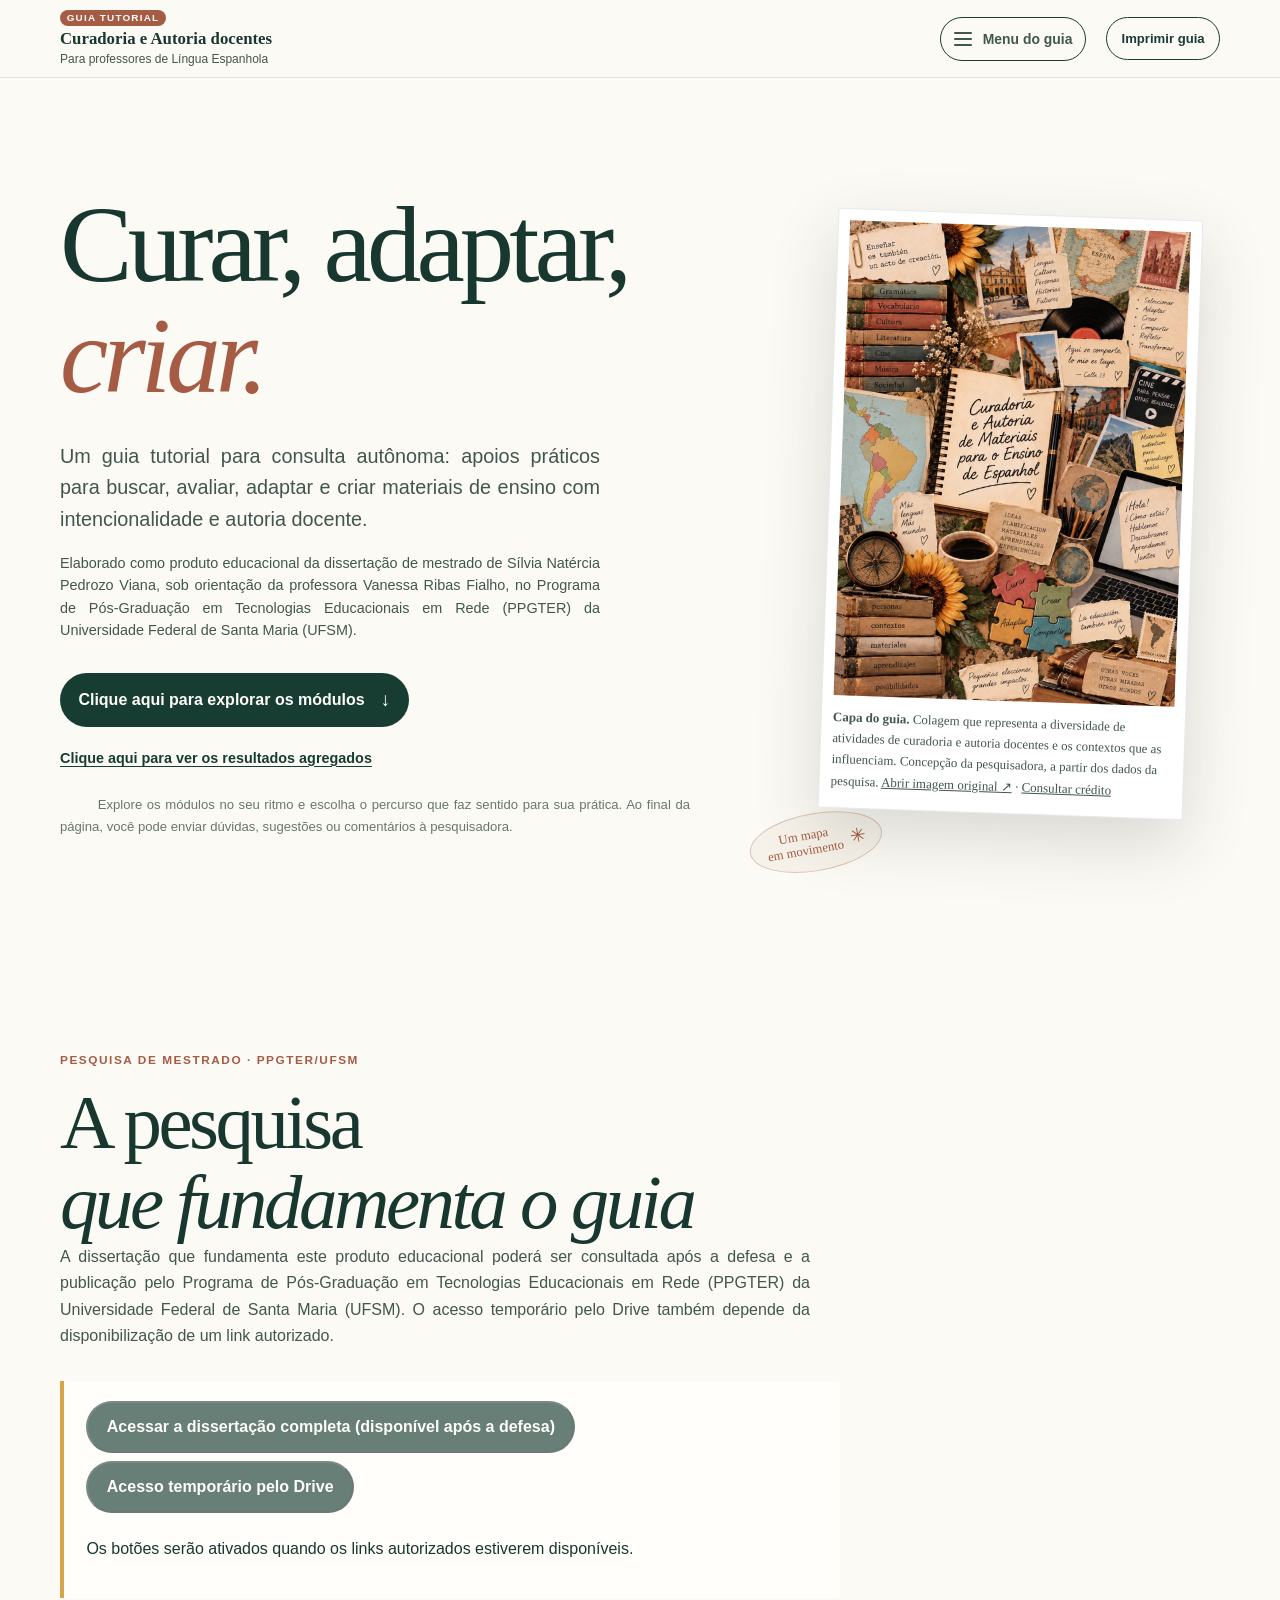
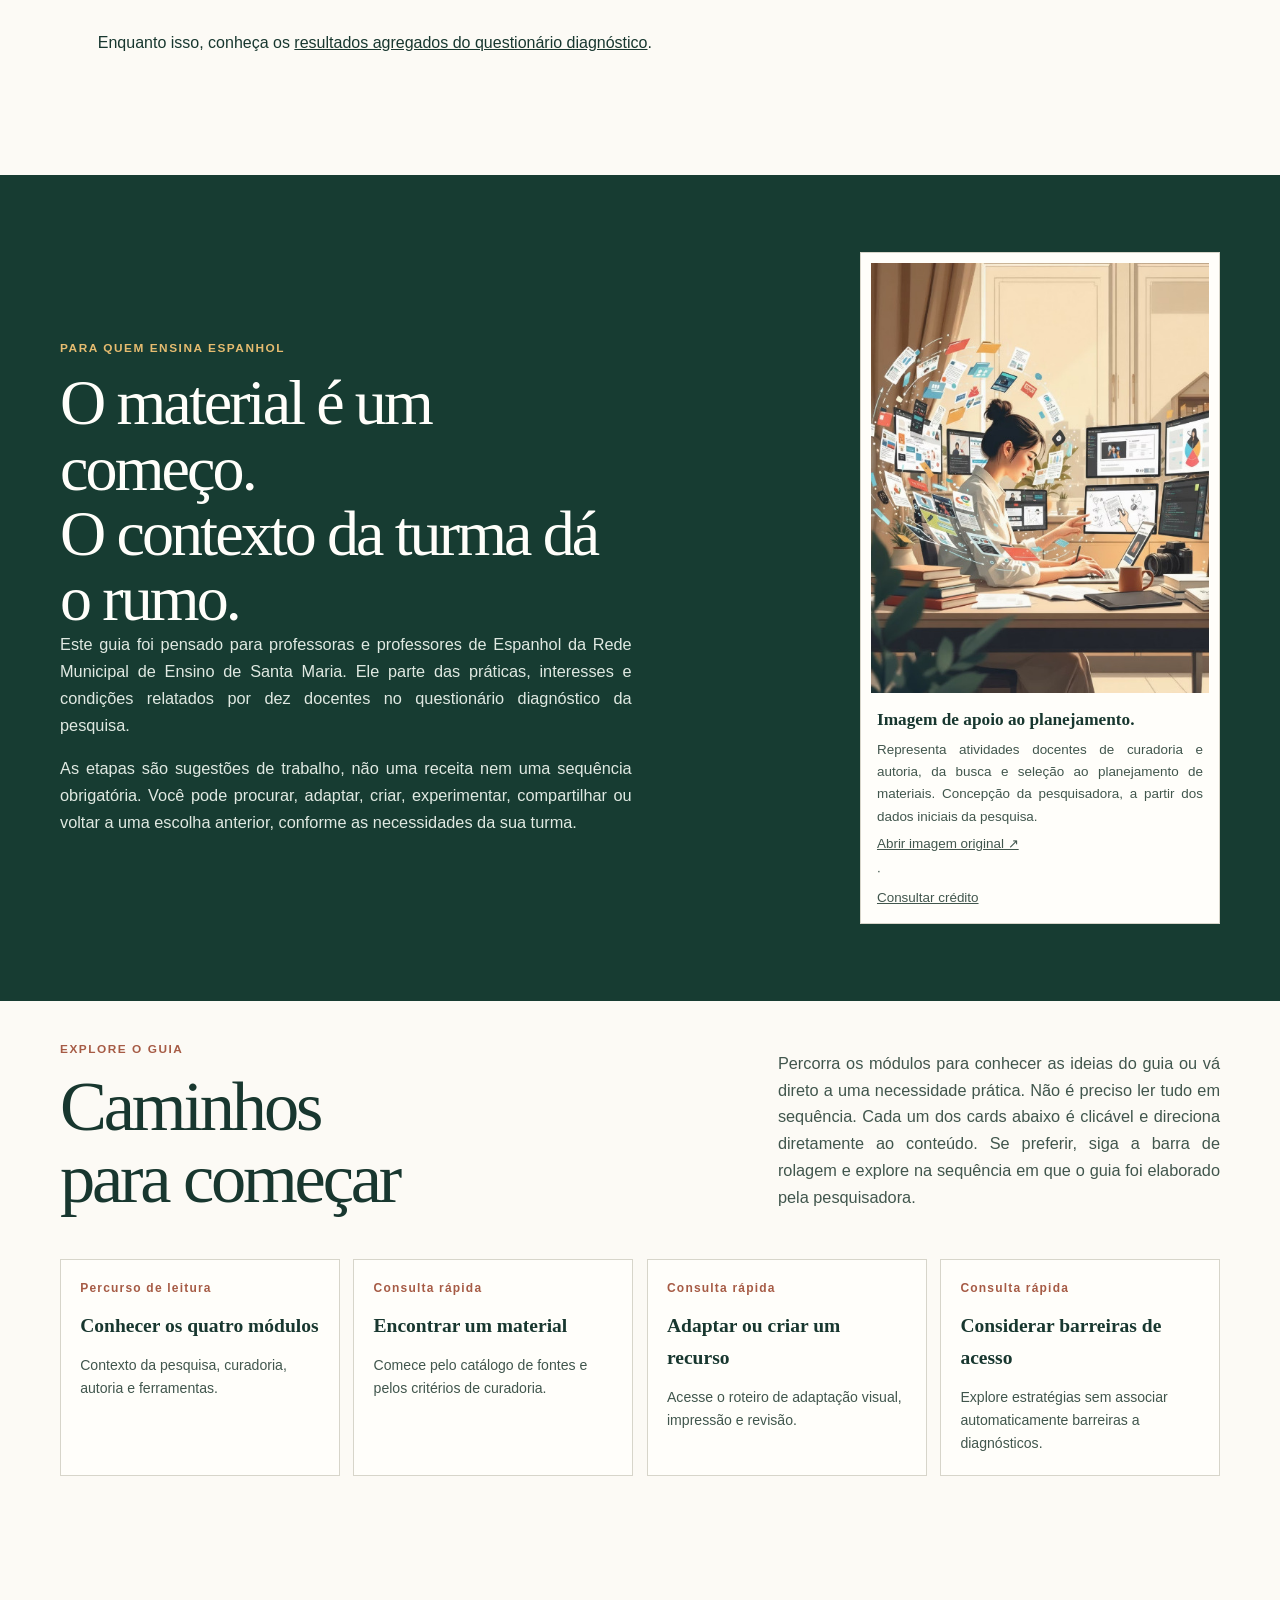
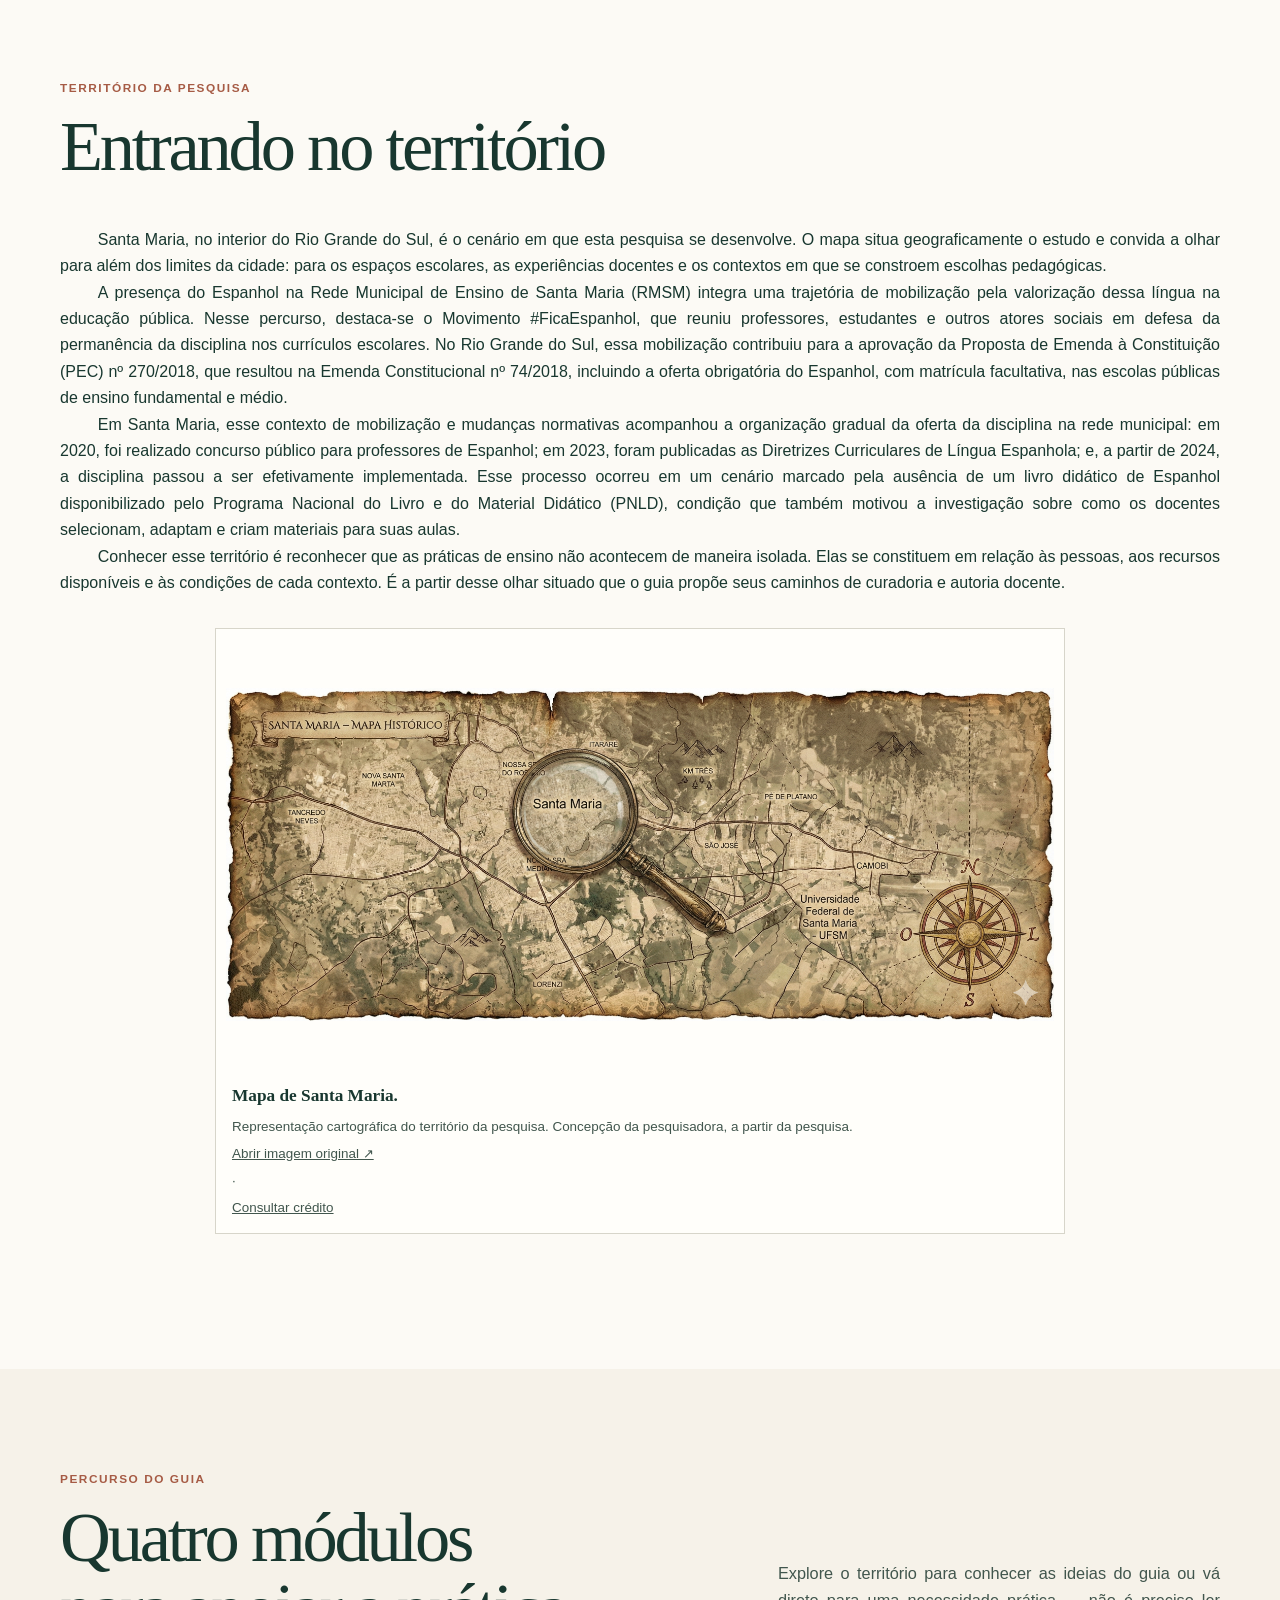
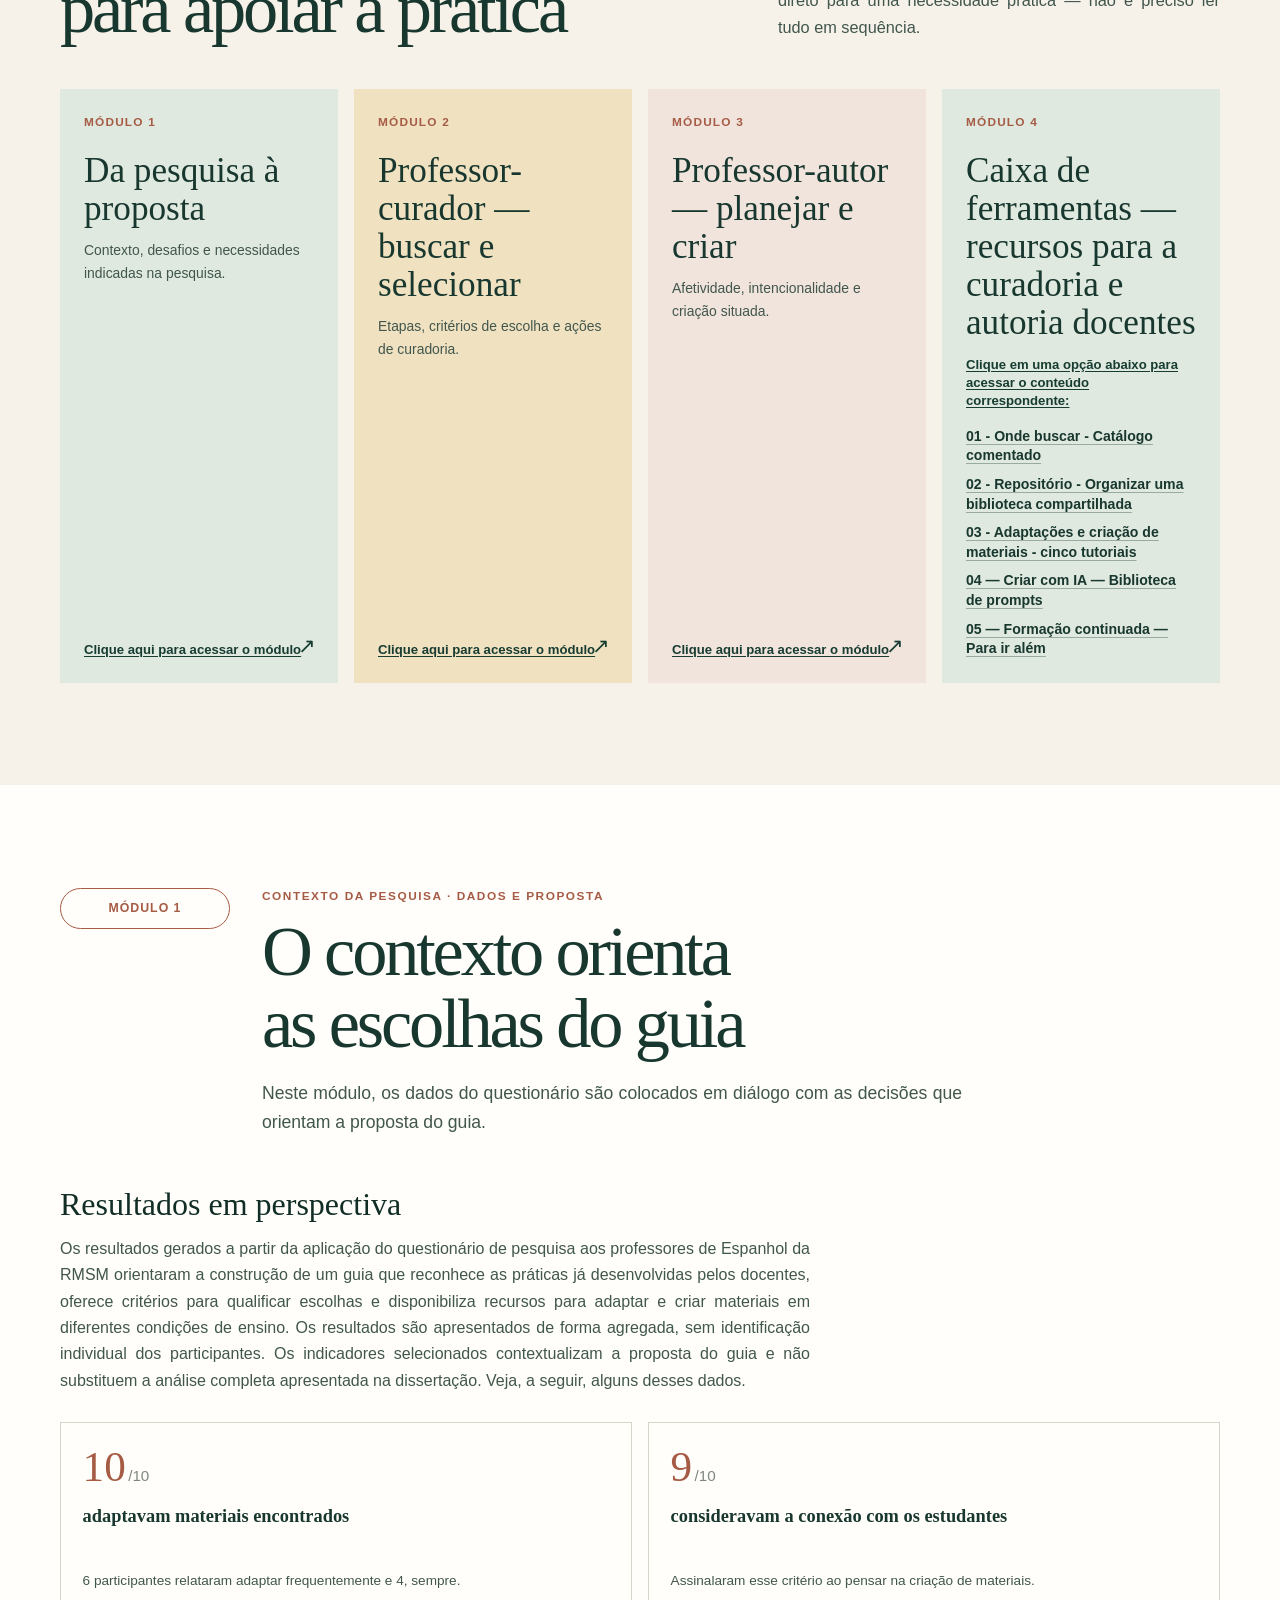
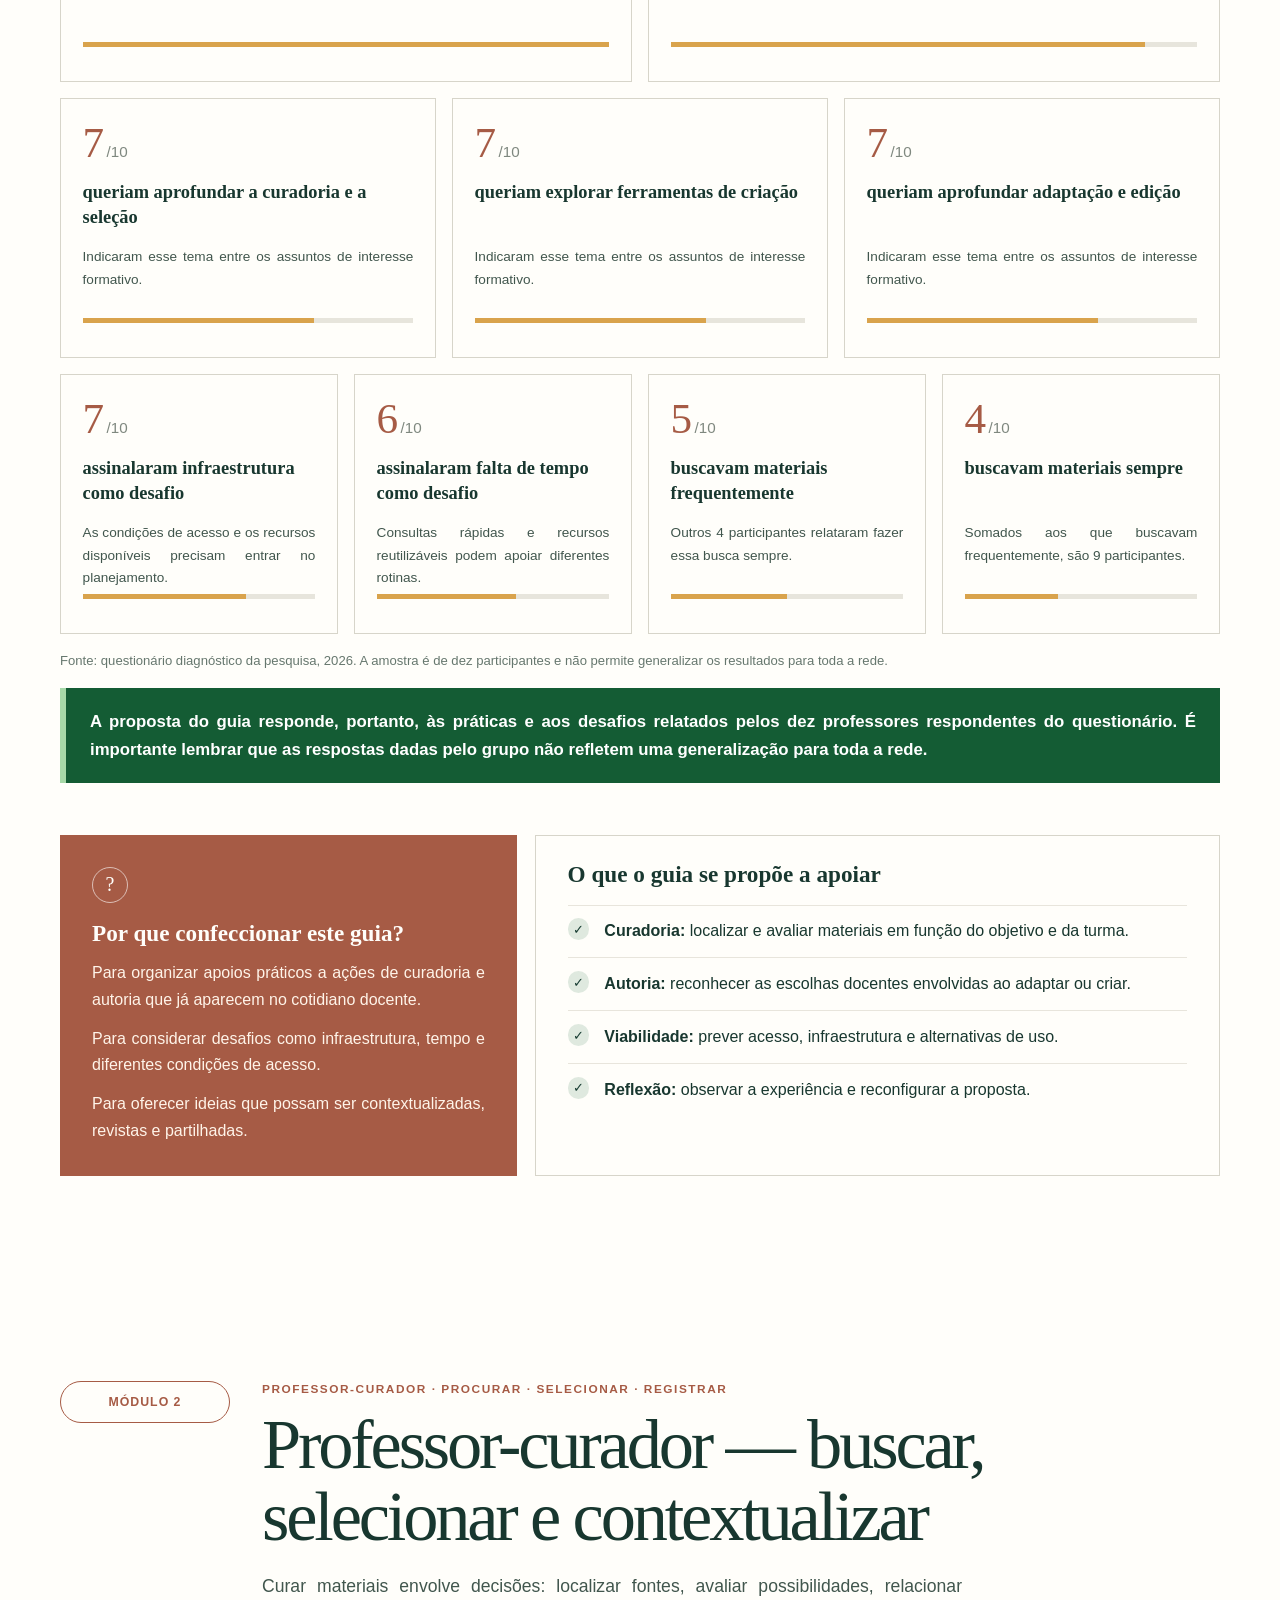
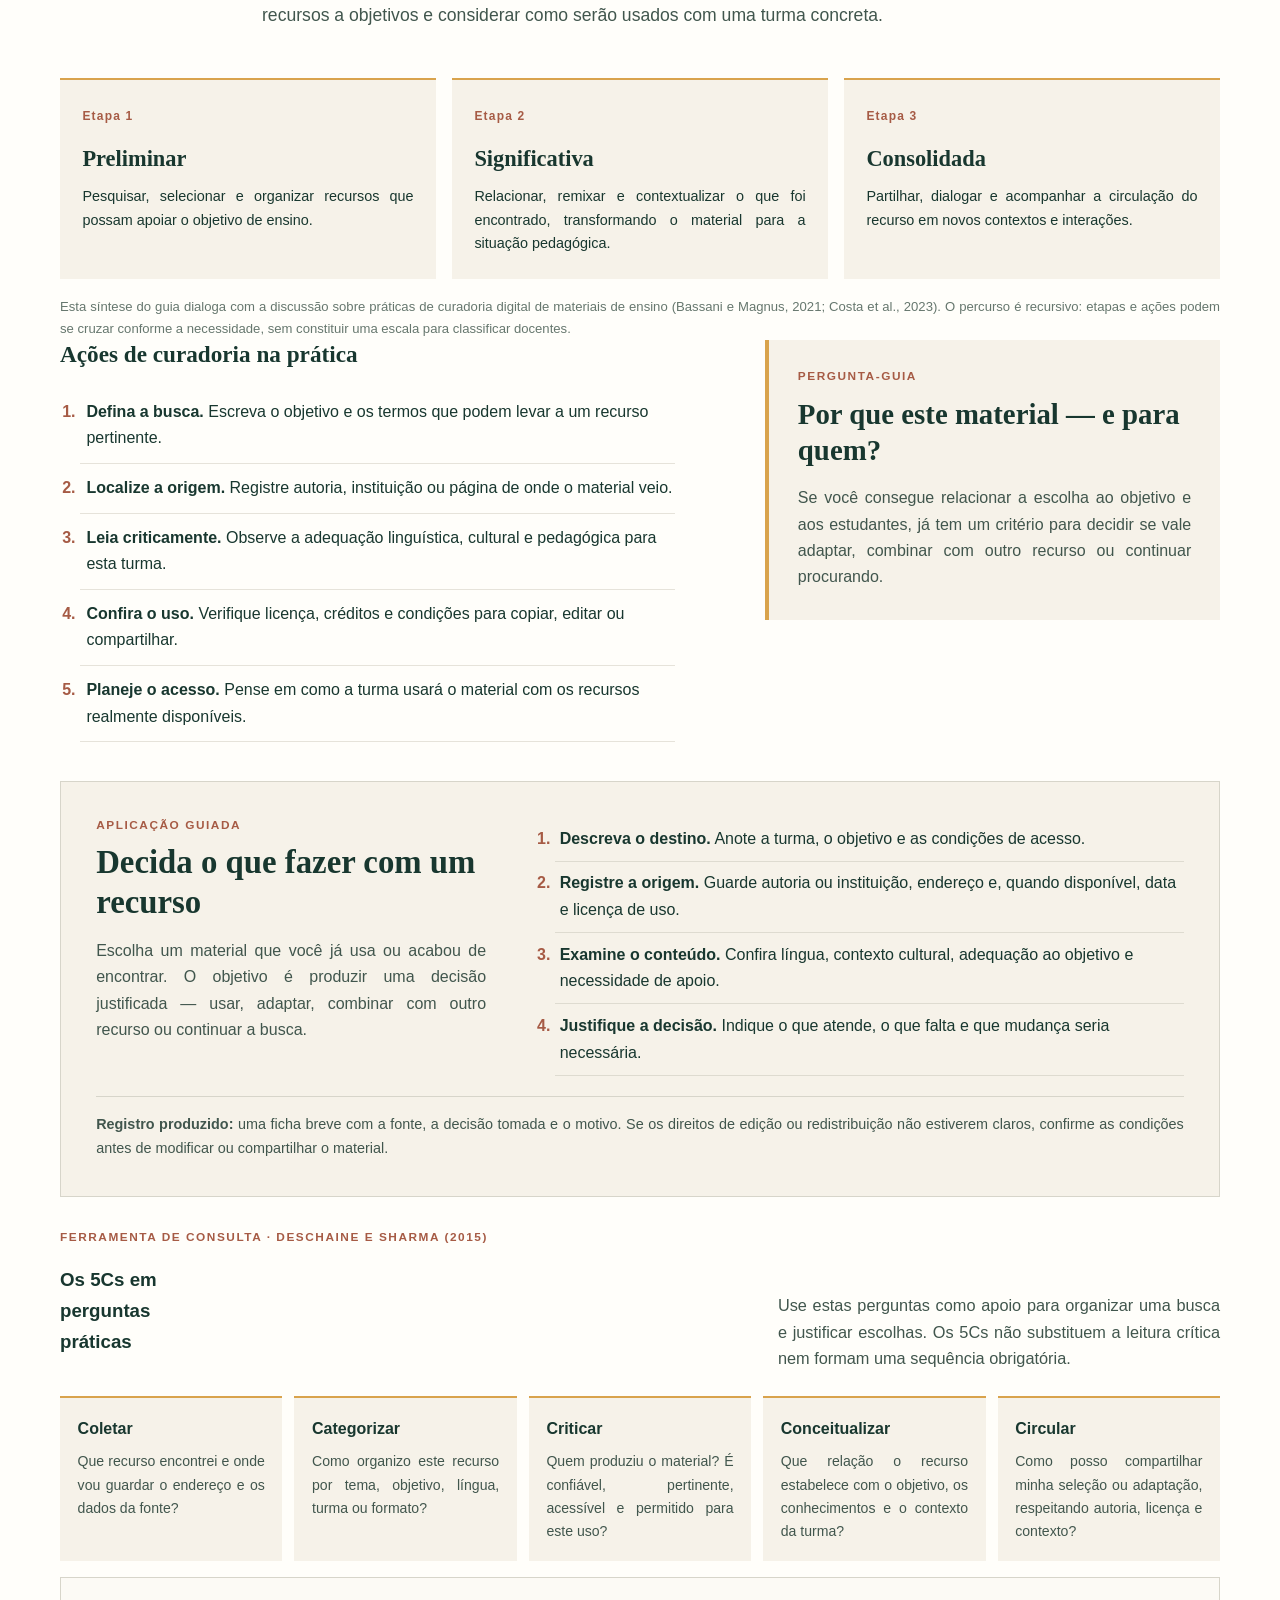
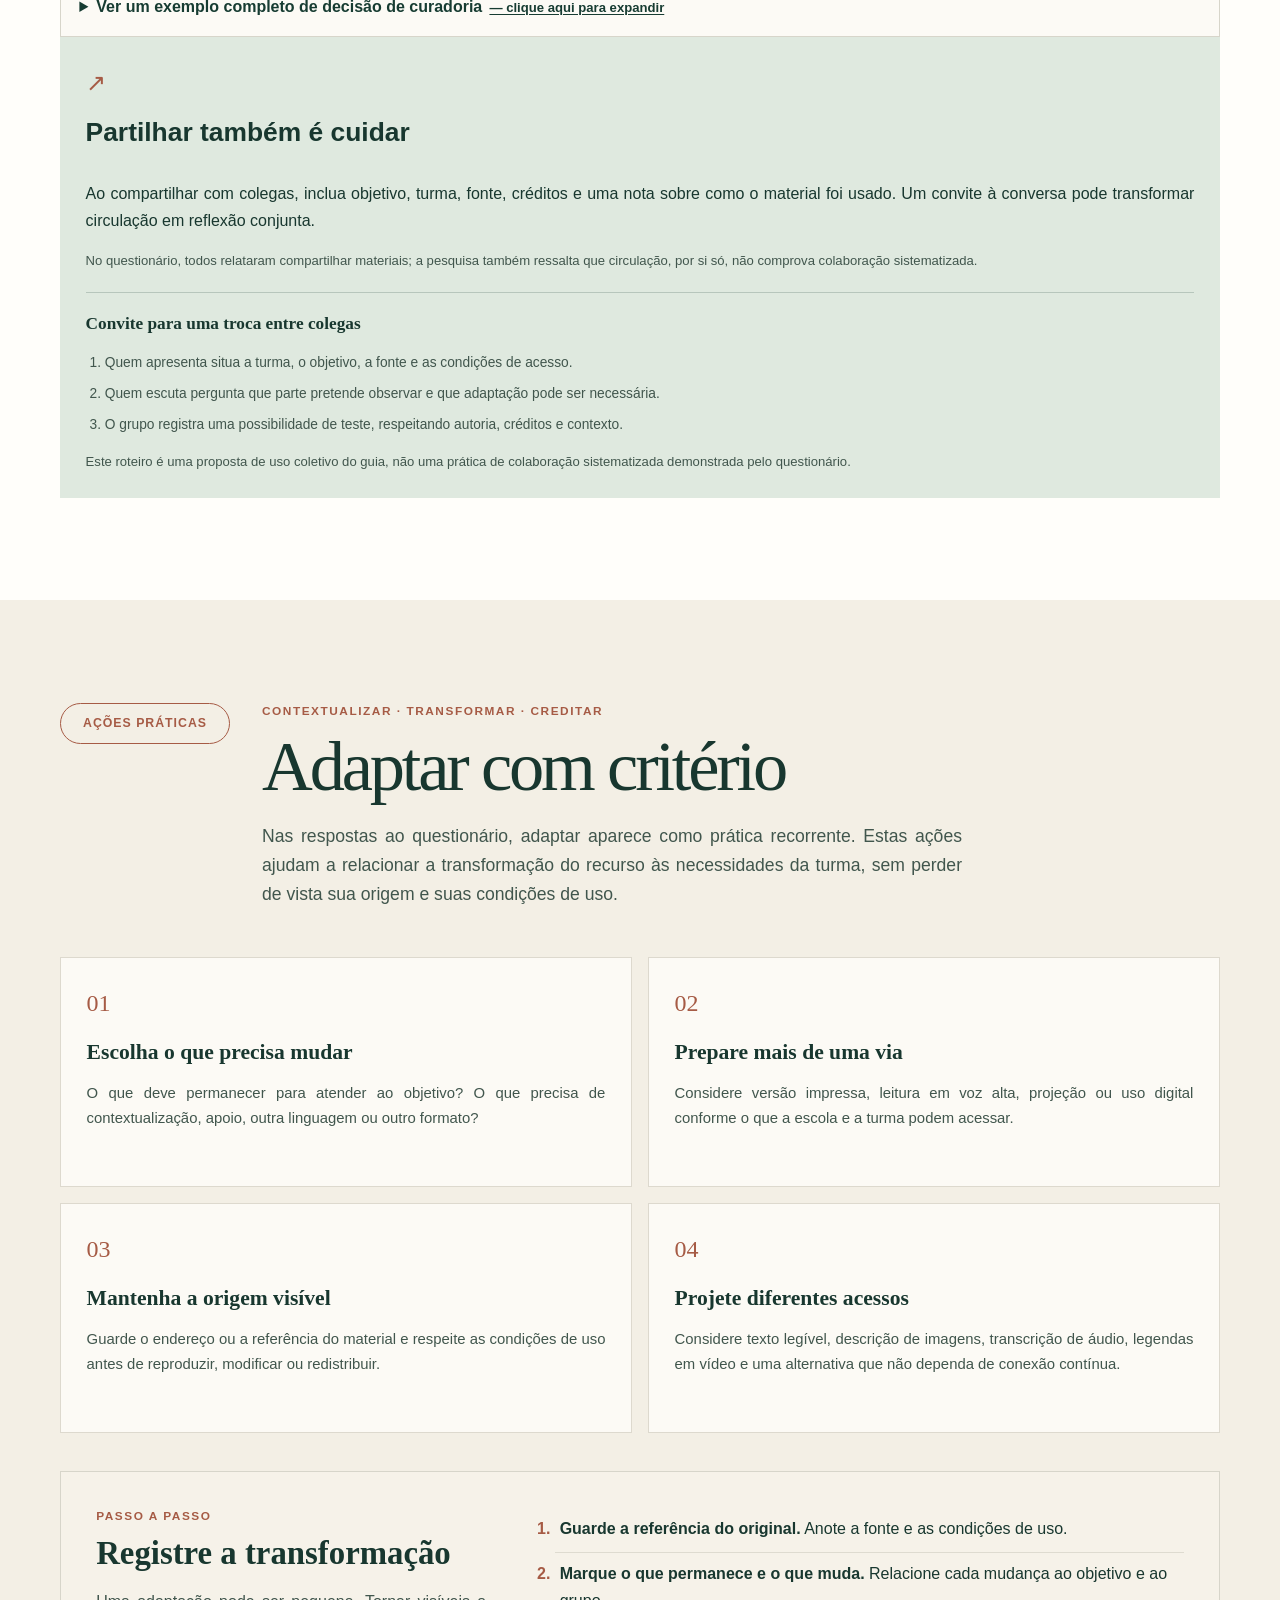
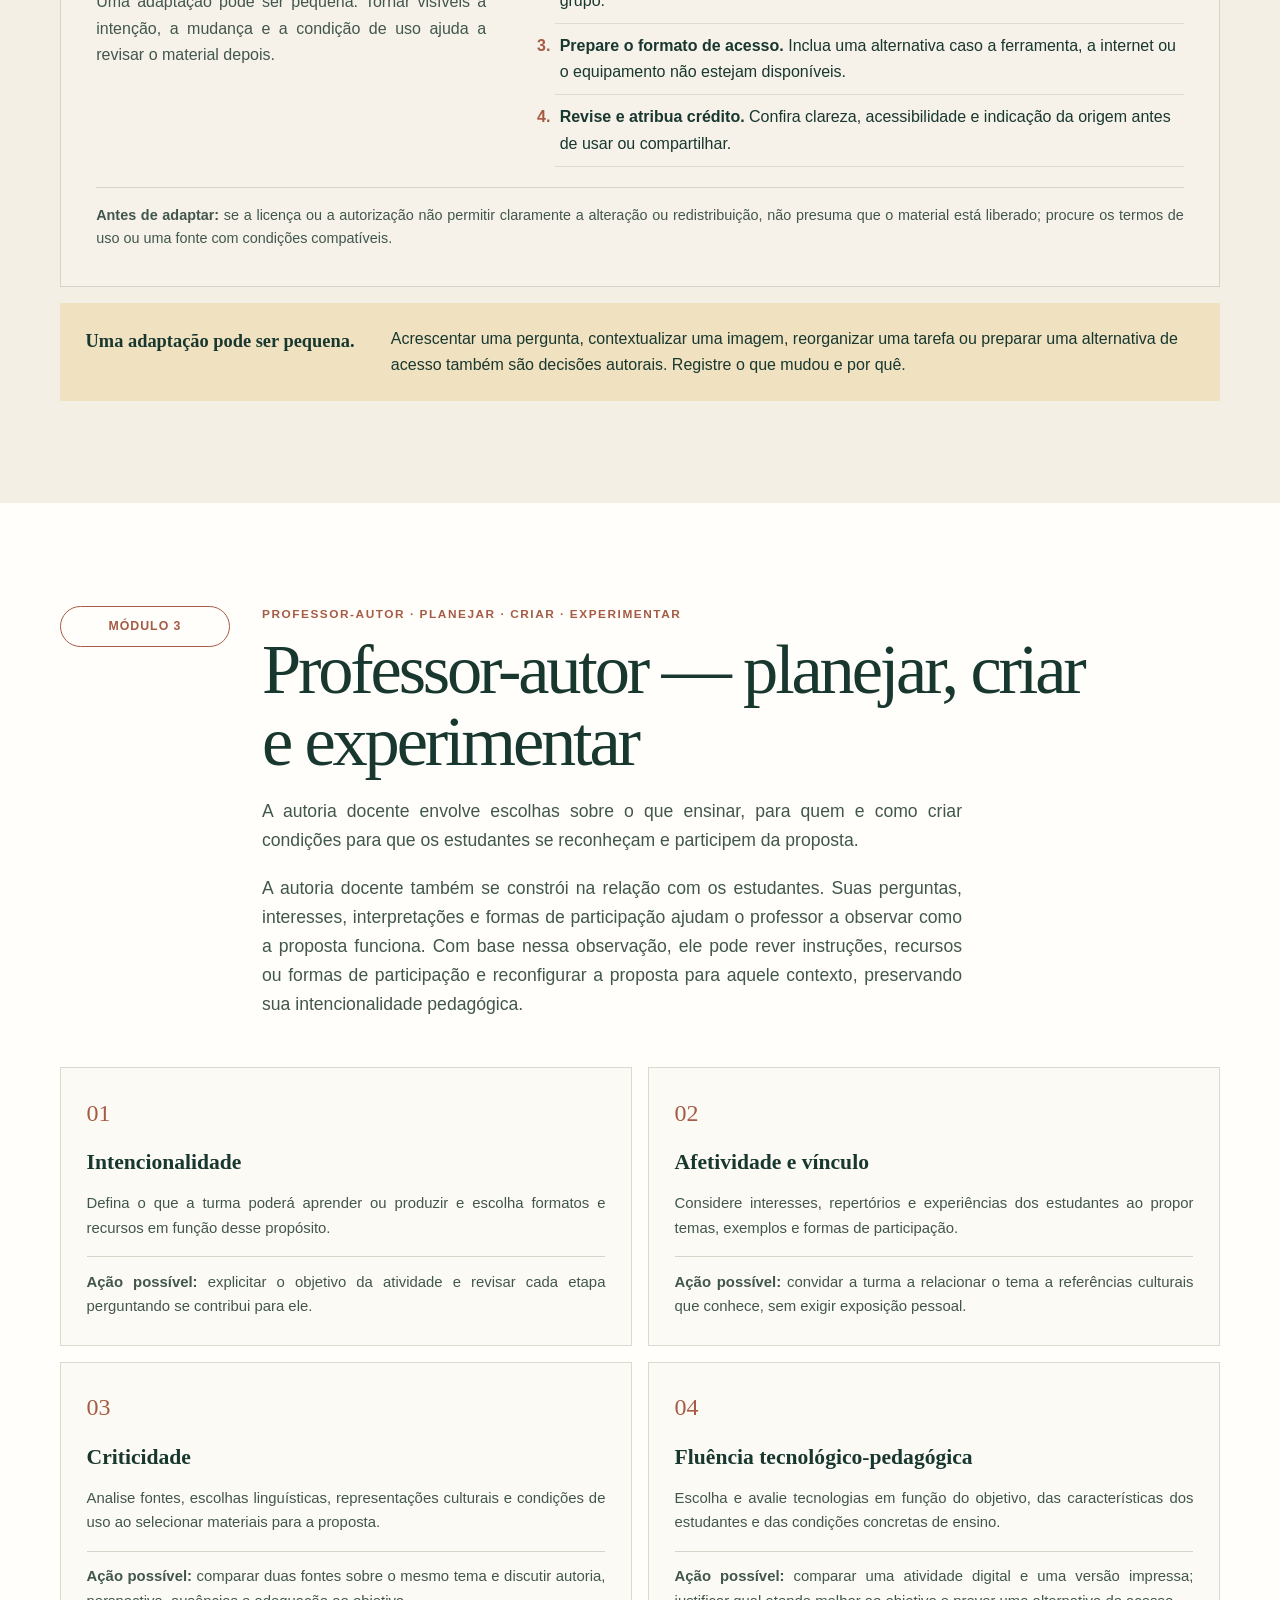
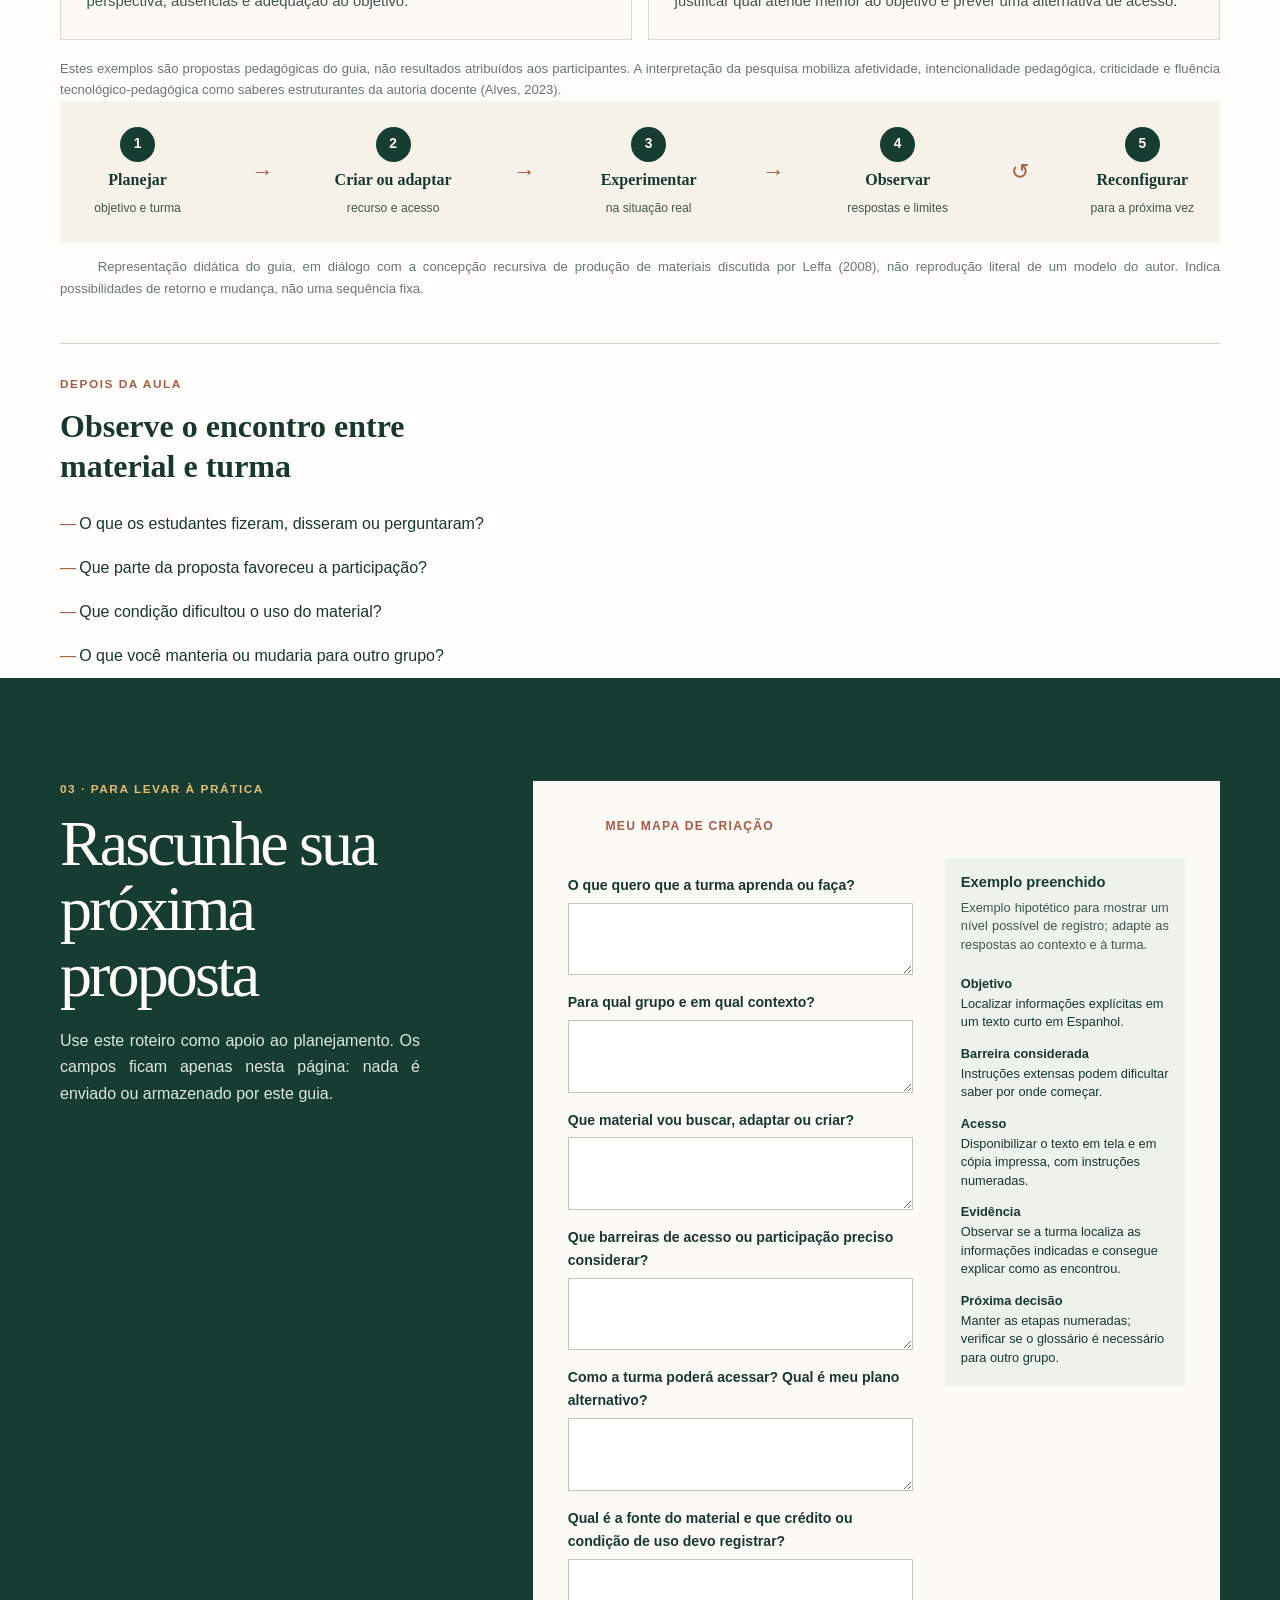
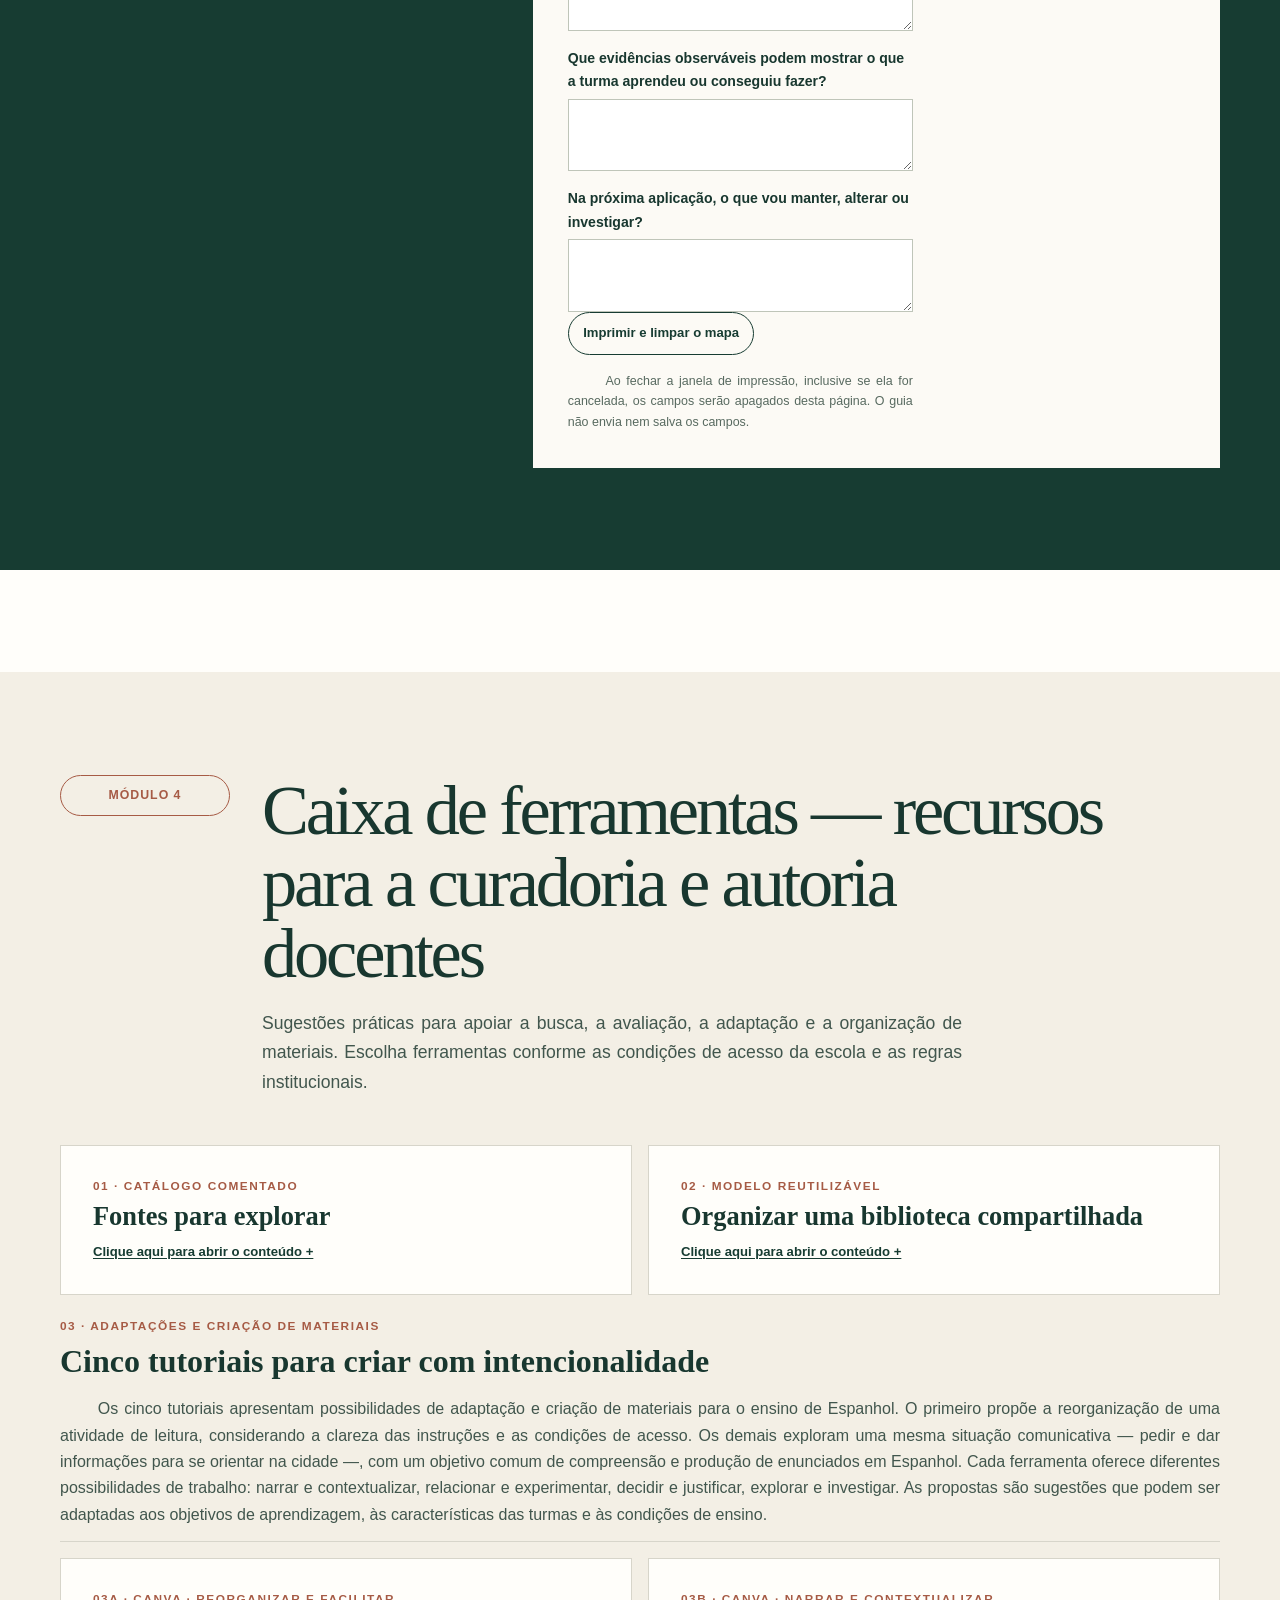
<file: index.html>
<!doctype html>
<html lang="pt-BR">
  <head>
    <meta charset="utf-8">
    <meta name="viewport" content="width=device-width, initial-scale=1">
    <meta
      name="description"
      content="Guia tutorial para apoiar a curadoria e a autoria docente de materiais de Espanhol."
    >
    <meta name="theme-color" content="#173c32">
    <title>Curadoria e Autoria docentes — Guia tutorial para professores de Língua Espanhola</title>
    <link rel="stylesheet" href="styles.css?v=20261108-1">
    <script
      data-goatcounter="https://guiacuradorautorppgterufsm.goatcounter.com/count"
      src="https://gc.zgo.at/count.js"
      defer
    ></script>
    <script src="script.js?v=20261019-2" defer></script>
  </head>
  <body>
    <a class="skip-link" href="#conteudo">Pular para o conteúdo</a>

    <header class="site-header">
      <a class="wordmark" href="#inicio" aria-label="Curadoria e Autoria docentes — início">
        <span class="wordmark-copy">
          <span class="wordmark-kicker">Guia tutorial</span>
          <strong>Curadoria e Autoria docentes</strong>
          <small>Para professores de Língua Espanhola</small>
        </span>
      </a>
      <nav class="main-nav" aria-label="Navegação principal">
        <details class="guide-menu">
          <summary class="menu-toggle">
            <span class="menu-icon" aria-hidden="true"><span></span><span></span><span></span></span>
            <span>Menu do guia</span>
          </summary>
          <div class="menu-panel">
            <a href="#inicio">Início</a>
            <a href="#a-pesquisa">A pesquisa</a>
            <a class="menu-subitem" href="#intro-title">Para quem ensina Espanhol</a>
            <a href="#quick-paths-title">Caminhos para começar</a>
            <a href="#modulos">Percurso do guia</a>
            <a href="#territorio">Entrando no território</a>
            <a href="#modulo-1">Módulo 1 · Da pesquisa à proposta</a>
            <a class="menu-subitem" href="#resultados-perspectiva">Questionário diagnóstico · n = 10</a>
            <a href="#modulo-curador">Módulo 2 · Professor-curador — buscar e selecionar</a>
            <a class="menu-subitem" href="#curadoria-adaptacao">Ações práticas — adaptar com critério</a>
            <a class="menu-subitem" href="#curation-practice-title">Decidir o que fazer com um recurso</a>
            <a class="menu-subitem" href="#five-cs-title">Os 5Cs em perguntas práticas</a>
            <a href="#modulo-autor">Módulo 3 · Professor-autor — planejar e criar</a>
            <a class="menu-subitem" href="#roteiro">Meu Mapa de Criação — Para levar à prática</a>
            <a href="#modulo-ferramentas">Módulo 4 · Caixa de ferramentas — recursos para a curadoria e autoria docentes</a>
            <a class="menu-subitem" href="#catalogo-recursos">01 · Catálogo comentado — fontes para explorar</a>
            <a class="menu-subitem" href="#biblioteca-compartilhada">02 · Modelo de biblioteca compartilhada</a>
            <a class="menu-subitem" href="#tutorials-criacao">03 · Adaptações e criação — cinco tutoriais</a>
            <a class="menu-subitem" href="#tutorial-canva">03A · Canva — reorganizar uma atividade</a>
            <a class="menu-subitem" href="#tutorial-canva-hq">03B · Canva — criar uma história em quadrinhos</a>
            <a class="menu-subitem" href="#tutorial-wordwall">03C · Wordwall — relacionar perguntas e orientações</a>
            <a class="menu-subitem" href="#tutorial-kahoot">03D · Kahoot! — decidir e justificar</a>
            <a class="menu-subitem" href="#tutorial-genially">03E · Genially — explorar trajetos</a>
            <a href="#biblioteca-prompts">04 — Criar com IA — Biblioteca de prompts</a>
            <a class="menu-subitem" href="#percurso-ia">04A — Como usar a IA com base na curadoria e autoria docentes</a>
            <a class="menu-subitem" href="#acessibilidade">04B — Acessibilidade e participação</a>
            <a href="#formacao-continuada">05 — Formação continuada — Para ir além</a>
            <a class="menu-subitem" href="#moocs-title">05A — Formação continuada — MOOCs da UFSM</a>
            <a class="menu-subitem" href="#products-title">05B — Produção acadêmica — Dissertações e Produtos Educacionais do PPGTER</a>
            <a href="#sugestoes">Sugestões e dúvidas</a>
            <a href="#licenca">Reutilização e licença</a>
            <a href="#sobre-nos">Sobre nós</a>
            <a href="#contatos">Nossos contatos</a>
            <a href="#referencias">Referências</a>
            <a class="menu-subitem" href="#credito-capa">Créditos das imagens</a>
          </div>
        </details>
      </nav>
      <button class="print-button" id="print-guide" type="button">Imprimir guia</button>
    </header>

    <main id="conteudo">
      <section class="hero section-wrap" id="inicio" aria-labelledby="hero-title">
        <div class="hero-copy">
          <h1 id="hero-title">Curar, adaptar,<br><em>criar.</em></h1>
          <p class="hero-lede">
            Um guia tutorial para consulta autônoma: apoios práticos para buscar,
            avaliar, adaptar e criar materiais de ensino com intencionalidade e
            autoria docente.
          </p>
          <p class="hero-context">
            Elaborado como produto educacional da dissertação de mestrado de
            Sílvia Natércia Pedrozo Viana, sob orientação da professora Vanessa
            Ribas Fialho, no Programa de Pós-Graduação em Tecnologias
            Educacionais em Rede (PPGTER) da Universidade Federal de Santa Maria
            (UFSM).
          </p>
          <div class="hero-actions">
            <a class="button button-primary" href="#modulos">Clique aqui para explorar os módulos <span aria-hidden="true">↓</span></a>
            <a class="text-link" href="#resultados-perspectiva">Clique aqui para ver os resultados agregados</a>
          </div>
          <p class="hero-note">
            Explore os módulos no seu ritmo e escolha o percurso que faz sentido
            para sua prática. Ao final da página, você pode enviar dúvidas,
            sugestões ou comentários à pesquisadora.
          </p>
        </div>
        <figure class="cover-card">
          <img
            src="assets/capa-guia.jpg"
            alt="Capa em formato de colagem, com livros, mapas, flores, cenas urbanas e caderno central intitulado Curadoria e Autoria de Materiais para o Ensino de Espanhol."
            width="1024"
            height="1536"
            fetchpriority="high"
          >
          <figcaption>
            <strong>Capa do guia.</strong> Colagem que representa a diversidade de
            atividades de curadoria e autoria docentes e os contextos que as
            influenciam. Concepção da pesquisadora, a partir dos dados da pesquisa.
            <a href="assets/capa-guia.jpg" target="_blank" rel="noopener">Abrir imagem original ↗</a> ·
            <a href="#credito-capa">Consultar crédito</a>
          </figcaption>
        </figure>
        <div class="hero-stamp" aria-hidden="true">
          <span>Um mapa<br>em movimento</span>
          <span class="stamp-star">✳</span>
        </div>
      </section>

      <section class="section-wrap results-hero section-space" id="a-pesquisa" aria-labelledby="research-title">
        <p class="eyebrow">Pesquisa de mestrado · PPGTER/UFSM</p>
        <h2 id="research-title">A pesquisa<br><em>que fundamenta o guia</em></h2>
        <p class="results-intro">
          A dissertação que fundamenta este produto educacional poderá ser
          consultada após a defesa e a publicação pelo Programa de Pós-Graduação
          em Tecnologias Educacionais em Rede (PPGTER) da Universidade Federal
          de Santa Maria (UFSM). O acesso temporário pelo Drive também depende
          da disponibilização de um link autorizado.
        </p>
        <div class="contact-pending research-notice" role="status">
          <button class="button button-light research-link-pending" type="button" disabled>
            Acessar a dissertação completa (disponível após a defesa)
          </button>
          <button class="button button-light research-link-pending" type="button" disabled>
            Acesso temporário pelo Drive
          </button>
          <p>Os botões serão ativados quando os links autorizados estiverem disponíveis.</p>
        </div>
        <p>
          Enquanto isso, conheça os <a href="#resultados-perspectiva">resultados agregados
          do questionário diagnóstico</a>.
        </p>
      </section>

      <section class="intro-band" aria-labelledby="intro-title">
        <div class="section-wrap intro-grid">
          <div>
            <p class="eyebrow eyebrow-light">Para quem ensina Espanhol</p>
            <h2 id="intro-title">O material é um começo.<br>O contexto da turma dá o rumo.</h2>
            <div class="intro-copy">
              <p>
                Este guia foi pensado para professoras e professores de Espanhol da
                Rede Municipal de Ensino de Santa Maria. Ele parte das práticas,
                interesses e condições relatados por dez docentes no questionário
                diagnóstico da pesquisa.
              </p>
              <p>
                As etapas são sugestões de trabalho, não uma receita nem uma
                sequência obrigatória. Você pode procurar, adaptar, criar,
                experimentar, compartilhar ou voltar a uma escolha anterior,
                conforme as necessidades da sua turma.
              </p>
            </div>
          </div>
          <figure class="inline-illustration inline-illustration-support">
            <img
              src="assets/galeria/screenshot-2026-10-07-152344.jpg"
              alt="Professora planeja materiais diante de telas e imagens de diferentes recursos digitais."
              width="469"
              height="597"
              loading="lazy"
              decoding="async"
            >
            <figcaption>
              <strong>Imagem de apoio ao planejamento.</strong> Representa atividades
              docentes de curadoria e autoria, da busca e seleção ao planejamento
              de materiais. Concepção da pesquisadora, a partir dos dados iniciais
              da pesquisa.
              <a href="assets/galeria/screenshot-2026-10-07-152344.jpg" target="_blank" rel="noopener">Abrir imagem original ↗</a> ·
              <a href="#credito-planejamento">Consultar crédito</a>
            </figcaption>
          </figure>
        </div>
      </section>

      <section class="section-wrap quick-paths section-space" aria-labelledby="quick-paths-title">
        <div class="section-heading">
          <div>
            <p class="eyebrow">Explore o guia</p>
            <h2 id="quick-paths-title">Caminhos<br>para começar</h2>
          </div>
          <p class="section-intro">
            Percorra os módulos para conhecer as ideias do guia ou vá direto a
            uma necessidade prática. Não é preciso ler tudo em sequência. Cada
            um dos cards abaixo é clicável e direciona diretamente ao conteúdo.
            Se preferir, siga a barra de rolagem e explore na sequência em que o
            guia foi elaborado pela pesquisadora.
          </p>
        </div>
        <div class="quick-path-grid">
          <a class="quick-path-card" href="#modulos">
            <span class="profile-number">Percurso de leitura</span>
            <strong>Conhecer os quatro módulos</strong>
            <span>Contexto da pesquisa, curadoria, autoria e ferramentas.</span>
          </a>
          <a class="quick-path-card" href="#catalogo-recursos">
            <span class="profile-number">Consulta rápida</span>
            <strong>Encontrar um material</strong>
            <span>Comece pelo catálogo de fontes e pelos critérios de curadoria.</span>
          </a>
          <a class="quick-path-card" href="#tutorial-canva">
            <span class="profile-number">Consulta rápida</span>
            <strong>Adaptar ou criar um recurso</strong>
            <span>Acesse o roteiro de adaptação visual, impressão e revisão.</span>
          </a>
          <a class="quick-path-card" href="#acessibilidade">
            <span class="profile-number">Consulta rápida</span>
            <strong>Considerar barreiras de acesso</strong>
            <span>Explore estratégias sem associar automaticamente barreiras a diagnósticos.</span>
          </a>
        </div>
      </section>

      <section class="section-wrap territory section-space" id="territorio" aria-labelledby="territory-title">
        <div class="section-heading">
          <div>
            <p class="eyebrow">Território da pesquisa</p>
            <h2 id="territory-title">Entrando no território</h2>
          </div>
        </div>
        <div class="territory-copy">
          <p>
            Santa Maria, no interior do Rio Grande do Sul, é o cenário em que
            esta pesquisa se desenvolve. O mapa situa geograficamente o estudo
            e convida a olhar para além dos limites da cidade: para os espaços
            escolares, as experiências docentes e os contextos em que se
            constroem escolhas pedagógicas.
          </p>
          <p>
            A presença do Espanhol na Rede Municipal de Ensino de Santa Maria
            (RMSM) integra uma trajetória de mobilização pela valorização dessa
            língua na educação pública. Nesse percurso, destaca-se o Movimento
            #FicaEspanhol, que reuniu professores, estudantes e outros atores
            sociais em defesa da permanência da disciplina nos currículos
            escolares. No Rio Grande do Sul, essa mobilização contribuiu para a
            aprovação da Proposta de Emenda à Constituição (PEC) nº 270/2018,
            que resultou na Emenda Constitucional nº 74/2018, incluindo a
            oferta obrigatória do Espanhol, com matrícula facultativa, nas
            escolas públicas de ensino fundamental e médio.
          </p>
          <p>
            Em Santa Maria, esse contexto de mobilização e mudanças normativas
            acompanhou a organização gradual da oferta da disciplina na rede
            municipal: em 2020, foi realizado concurso público para professores
            de Espanhol; em 2023, foram publicadas as Diretrizes Curriculares de
            Língua Espanhola; e, a partir de 2024, a disciplina passou a ser
            efetivamente implementada. Esse processo ocorreu em um cenário
            marcado pela ausência de um livro didático de Espanhol
            disponibilizado pelo Programa Nacional do Livro e do Material
            Didático (PNLD), condição que também motivou a investigação sobre
            como os docentes selecionam, adaptam e criam materiais para suas
            aulas.
          </p>
          <p>
            Conhecer esse território é reconhecer que as práticas de ensino não
            acontecem de maneira isolada. Elas se constituem em relação às
            pessoas, aos recursos disponíveis e às condições de cada contexto.
            É a partir desse olhar situado que o guia propõe seus caminhos de
            curadoria e autoria docente.
          </p>
        </div>
        <figure class="inline-illustration inline-illustration-context">
          <img
            src="assets/galeria/mapa-sm-retangular.jpg"
            alt="Mapa ilustrado de Santa Maria em estilo cartográfico histórico, com uma lupa sobre a cidade e uma rosa dos ventos."
            width="3264"
            height="1312"
            loading="lazy"
            decoding="async"
          >
          <figcaption>
            <strong>Mapa de Santa Maria.</strong> Representação cartográfica do
            território da pesquisa. Concepção da pesquisadora, a partir da pesquisa.
            <a href="assets/galeria/mapa-sm-retangular.jpg" target="_blank" rel="noopener">Abrir imagem original ↗</a> ·
            <a href="#credito-mapa">Consultar crédito</a>
          </figcaption>
        </figure>
      </section>

      <section class="path-section section-space" id="modulos" aria-labelledby="path-title">
        <div class="section-wrap">
          <div class="section-heading">
            <div>
              <p class="eyebrow">Percurso do guia</p>
              <h2 id="path-title">Quatro módulos<br>para apoiar a prática</h2>
            </div>
            <p class="section-intro">
              Explore o território para conhecer as ideias do guia ou vá direto
              para uma necessidade prática — não é preciso ler tudo em sequência.
            </p>
          </div>
          <div class="module-grid module-grid-four">
            <a class="module-card module-card-sage" href="#modulo-1">
              <span class="module-kicker">Módulo 1</span>
              <span class="module-title">Da pesquisa à proposta</span>
              <span class="module-desc">Contexto, desafios e necessidades indicadas na pesquisa.</span>
              <span class="module-card-action">Clique aqui para acessar o módulo</span>
              <span class="module-arrow" aria-hidden="true">↗</span>
            </a>
            <a class="module-card module-card-ochre" href="#modulo-curador">
              <span class="module-kicker">Módulo 2</span>
              <span class="module-title">Professor-curador — buscar e selecionar</span>
              <span class="module-desc">Etapas, critérios de escolha e ações de curadoria.</span>
              <span class="module-card-action">Clique aqui para acessar o módulo</span>
              <span class="module-arrow" aria-hidden="true">↗</span>
            </a>
            <a class="module-card module-card-rose" href="#modulo-autor">
              <span class="module-kicker">Módulo 3</span>
              <span class="module-title">Professor-autor — planejar e criar</span>
              <span class="module-desc">Afetividade, intencionalidade e criação situada.</span>
              <span class="module-card-action">Clique aqui para acessar o módulo</span>
              <span class="module-arrow" aria-hidden="true">↗</span>
            </a>
            <article class="module-card module-card-sage module-tools-card">
              <span class="module-kicker">Módulo 4</span>
              <span class="module-title">Caixa de ferramentas — recursos para a curadoria e autoria docentes</span>
              <span class="module-card-action">Clique em uma opção abaixo para acessar o conteúdo correspondente:</span>
              <nav class="module-tool-links" aria-label="Subitens do Módulo 4">
                <a href="#catalogo-recursos">01 - Onde buscar - Catálogo comentado</a>
                <a href="#biblioteca-compartilhada">02 - Repositório - Organizar uma biblioteca compartilhada</a>
                <a href="#tutorials-criacao">03 - Adaptações e criação de materiais - cinco tutoriais</a>
                <a href="#biblioteca-prompts">04 — Criar com IA — Biblioteca de prompts</a>
                <a href="#formacao-continuada">05 — Formação continuada — Para ir além</a>
              </nav>
            </article>
          </div>
        </div>
      </section>
      <section class="module-section section-space" id="modulo-1" aria-labelledby="diagnostic-title">
        <div class="section-wrap">
          <div class="module-header">
            <span class="module-index">Módulo 1</span>
            <div>
              <p class="eyebrow">Contexto da pesquisa · dados e proposta</p>
            <h2 id="diagnostic-title">O contexto orienta<br>as escolhas do guia</h2>
              <p class="module-lede">
                Neste módulo, os dados do questionário são colocados em diálogo
                com as decisões que orientam a proposta do guia.
              </p>
            </div>
          </div>
          <section class="results-hero" id="resultados-perspectiva" aria-labelledby="results-title">
          <h3 class="results-subtitle" id="results-title">Resultados em perspectiva</h3>
          <p class="results-intro">
            Os resultados gerados a partir da aplicação do questionário de pesquisa aos professores de Espanhol da RMSM orientaram a construção de um guia que reconhece as práticas já desenvolvidas pelos docentes, oferece critérios para qualificar escolhas e disponibiliza recursos para adaptar e criar materiais em diferentes condições de ensino. Os resultados são apresentados de forma agregada, sem identificação individual dos participantes. Os indicadores selecionados contextualizam a proposta do guia e não substituem a análise completa apresentada na dissertação. Veja, a seguir, alguns desses dados.
          </p>
          <div class="results-pyramid" aria-label="Resultados selecionados do questionário diagnóstico, com dez participantes">
            <article class="data-card pyramid-top">
              <div class="data-value">10<span>/10</span></div>
              <h3>adaptavam materiais encontrados</h3>
              <p>6 participantes relataram adaptar frequentemente e 4, sempre.</p>
              <div class="data-track" aria-hidden="true"><span style="--fill: 100%"></span></div>
            </article>
            <article class="data-card pyramid-top">
              <div class="data-value">9<span>/10</span></div>
              <h3>consideravam a conexão com os estudantes</h3>
              <p>Assinalaram esse critério ao pensar na criação de materiais.</p>
              <div class="data-track" aria-hidden="true"><span style="--fill: 90%"></span></div>
            </article>
            <article class="data-card pyramid-middle">
              <div class="data-value">7<span>/10</span></div>
              <h3>queriam aprofundar a curadoria e a seleção</h3>
              <p>Indicaram esse tema entre os assuntos de interesse formativo.</p>
              <div class="data-track" aria-hidden="true"><span style="--fill: 70%"></span></div>
            </article>
            <article class="data-card pyramid-middle">
              <div class="data-value">7<span>/10</span></div>
              <h3>queriam explorar ferramentas de criação</h3>
              <p>Indicaram esse tema entre os assuntos de interesse formativo.</p>
              <div class="data-track" aria-hidden="true"><span style="--fill: 70%"></span></div>
            </article>
            <article class="data-card pyramid-middle">
              <div class="data-value">7<span>/10</span></div>
              <h3>queriam aprofundar adaptação e edição</h3>
              <p>Indicaram esse tema entre os assuntos de interesse formativo.</p>
              <div class="data-track" aria-hidden="true"><span style="--fill: 70%"></span></div>
            </article>
            <article class="data-card pyramid-base">
              <div class="data-value">7<span>/10</span></div>
              <h3>assinalaram infraestrutura como desafio</h3>
              <p>As condições de acesso e os recursos disponíveis precisam entrar no planejamento.</p>
              <div class="data-track" aria-hidden="true"><span style="--fill: 70%"></span></div>
            </article>
            <article class="data-card pyramid-base">
              <div class="data-value">6<span>/10</span></div>
              <h3>assinalaram falta de tempo como desafio</h3>
              <p>Consultas rápidas e recursos reutilizáveis podem apoiar diferentes rotinas.</p>
              <div class="data-track" aria-hidden="true"><span style="--fill: 60%"></span></div>
            </article>
            <article class="data-card pyramid-base">
              <div class="data-value">5<span>/10</span></div>
              <h3>buscavam materiais frequentemente</h3>
              <p>Outros 4 participantes relataram fazer essa busca sempre.</p>
              <div class="data-track" aria-hidden="true"><span style="--fill: 50%"></span></div>
            </article>
            <article class="data-card pyramid-base">
              <div class="data-value">4<span>/10</span></div>
              <h3>buscavam materiais sempre</h3>
              <p>Somados aos que buscavam frequentemente, são 9 participantes.</p>
              <div class="data-track" aria-hidden="true"><span style="--fill: 40%"></span></div>
            </article>
            <p class="data-footnote">
              Fonte: questionário diagnóstico da pesquisa, 2026. A amostra é de
              dez participantes e não permite generalizar os resultados para
              toda a rede.
            </p>
            <p class="results-conclusion">
              A proposta do guia responde, portanto, às práticas e aos desafios
              relatados pelos dez professores respondentes do questionário. É
              importante lembrar que as respostas dadas pelo grupo não refletem
              uma generalização para toda a rede.
            </p>
          </div>
          </section>
          <div class="diagnostic-grid">
          <div class="diagnostic-note">
            <span class="note-mark" aria-hidden="true">?</span>
            <h3>Por que confeccionar este guia?</h3>
            <p>Para organizar apoios práticos a ações de curadoria e autoria que já aparecem no cotidiano docente.</p>
            <p>Para considerar desafios como infraestrutura, tempo e diferentes condições de acesso.</p>
            <p>Para oferecer ideias que possam ser contextualizadas, revistas e partilhadas.</p>
          </div>
          <div class="context-list">
            <h3>O que o guia se propõe a apoiar</h3>
            <ul class="check-list">
              <li><span class="check" aria-hidden="true">✓</span><span><strong>Curadoria:</strong> localizar e avaliar materiais em função do objetivo e da turma.</span></li>
              <li><span class="check" aria-hidden="true">✓</span><span><strong>Autoria:</strong> reconhecer as escolhas docentes envolvidas ao adaptar ou criar.</span></li>
              <li><span class="check" aria-hidden="true">✓</span><span><strong>Viabilidade:</strong> prever acesso, infraestrutura e alternativas de uso.</span></li>
              <li><span class="check" aria-hidden="true">✓</span><span><strong>Reflexão:</strong> observar a experiência e reconfigurar a proposta.</span></li>
            </ul>
          </div>
          </div>
        </div>
      </section>

      <section class="module-section section-space" id="modulo-curador" aria-labelledby="curadoria-title">
        <div class="section-wrap">
          <div class="module-header">
            <span class="module-index">Módulo 2</span>
            <div>
              <p class="eyebrow">Professor-curador · procurar · selecionar · registrar</p>
              <h2 id="curadoria-title">Professor-curador — buscar, selecionar e contextualizar</h2>
              <p class="module-lede">
                Curar materiais envolve decisões: localizar fontes, avaliar
                possibilidades, relacionar recursos a objetivos e considerar
                como serão usados com uma turma concreta.
              </p>
            </div>
          </div>
          <div class="stage-grid" aria-label="Etapas do professor-curador propostas para este módulo">
            <article class="stage-card">
              <span class="profile-number">Etapa 1</span>
              <h3>Preliminar</h3>
              <p>Pesquisar, selecionar e organizar recursos que possam apoiar o objetivo de ensino.</p>
            </article>
            <article class="stage-card">
              <span class="profile-number">Etapa 2</span>
              <h3>Significativa</h3>
              <p>Relacionar, remixar e contextualizar o que foi encontrado, transformando o material para a situação pedagógica.</p>
            </article>
            <article class="stage-card">
              <span class="profile-number">Etapa 3</span>
              <h3>Consolidada</h3>
              <p>Partilhar, dialogar e acompanhar a circulação do recurso em novos contextos e interações.</p>
            </article>
          </div>
          <p class="editorial-note">
            Esta síntese do guia dialoga com a discussão sobre práticas de
            curadoria digital de materiais de ensino (Bassani e Magnus, 2021;
            Costa et al., 2023). O percurso é recursivo: etapas e ações podem se
            cruzar conforme a necessidade, sem constituir uma escala para
            classificar docentes.
          </p>
          <div class="lesson-grid">
            <div class="lesson-copy">
              <h3>Ações de curadoria na prática</h3>
              <ol class="numbered-steps">
                <li><strong>Defina a busca.</strong> Escreva o objetivo e os termos que podem levar a um recurso pertinente.</li>
                <li><strong>Localize a origem.</strong> Registre autoria, instituição ou página de onde o material veio.</li>
                <li><strong>Leia criticamente.</strong> Observe a adequação linguística, cultural e pedagógica para esta turma.</li>
                <li><strong>Confira o uso.</strong> Verifique licença, créditos e condições para copiar, editar ou compartilhar.</li>
                <li><strong>Planeje o acesso.</strong> Pense em como a turma usará o material com os recursos realmente disponíveis.</li>
              </ol>
            </div>
            <aside class="prompt-card">
              <p class="eyebrow">Pergunta-guia</p>
              <h3>Por que este material — e para quem?</h3>
              <p>
                Se você consegue relacionar a escolha ao objetivo e aos
                estudantes, já tem um critério para decidir se vale adaptar,
                combinar com outro recurso ou continuar procurando.
              </p>
            </aside>
          </div>
          <section class="practice-panel" aria-labelledby="curation-practice-title">
            <div>
              <p class="eyebrow">Aplicação guiada</p>
              <h3 id="curation-practice-title">Decida o que fazer com um recurso</h3>
              <p>
                Escolha um material que você já usa ou acabou de encontrar. O
                objetivo é produzir uma decisão justificada — usar, adaptar,
                combinar com outro recurso ou continuar a busca.
              </p>
            </div>
            <ol class="practice-steps">
              <li><strong>Descreva o destino.</strong> Anote a turma, o objetivo e as condições de acesso.</li>
              <li><strong>Registre a origem.</strong> Guarde autoria ou instituição, endereço e, quando disponível, data e licença de uso.</li>
              <li><strong>Examine o conteúdo.</strong> Confira língua, contexto cultural, adequação ao objetivo e necessidade de apoio.</li>
              <li><strong>Justifique a decisão.</strong> Indique o que atende, o que falta e que mudança seria necessária.</li>
            </ol>
            <p class="practice-output">
              <strong>Registro produzido:</strong> uma ficha breve com a fonte, a decisão
              tomada e o motivo. Se os direitos de edição ou redistribuição não
              estiverem claros, confirme as condições antes de modificar ou
              compartilhar o material.
            </p>
          </section>
          <section class="curation-support" aria-labelledby="five-cs-title">
            <div class="section-heading">
              <div>
                <p class="eyebrow">Ferramenta de consulta · Deschaine e Sharma (2015)</p>
                <h3 id="five-cs-title">Os 5Cs em perguntas práticas</h3>
              </div>
              <p class="section-intro">
                Use estas perguntas como apoio para organizar uma busca e
                justificar escolhas. Os 5Cs não substituem a leitura crítica
                nem formam uma sequência obrigatória.
              </p>
            </div>
            <div class="five-c-grid">
              <article><strong>Coletar</strong><p>Que recurso encontrei e onde vou guardar o endereço e os dados da fonte?</p></article>
              <article><strong>Categorizar</strong><p>Como organizo este recurso por tema, objetivo, língua, turma ou formato?</p></article>
              <article><strong>Criticar</strong><p>Quem produziu o material? É confiável, pertinente, acessível e permitido para este uso?</p></article>
              <article><strong>Conceitualizar</strong><p>Que relação o recurso estabelece com o objetivo, os conhecimentos e o contexto da turma?</p></article>
              <article><strong>Circular</strong><p>Como posso compartilhar minha seleção ou adaptação, respeitando autoria, licença e contexto?</p></article>
            </div>
          </section>
          <details class="worked-example">
            <summary>Ver um exemplo completo de decisão de curadoria</summary>
            <p class="small-note">Exemplo didático hipotético, elaborado para demonstrar o processo; não descreve uma resposta do questionário nem um recurso real específico.</p>
            <ol class="numbered-steps">
              <li><strong>Coletar — localizar:</strong> procure, em um portal institucional, um texto curto em espanhol sobre uma celebração cultural. Registre o endereço, a autoria e a data de consulta.</li>
              <li><strong>Categorizar — organizar:</strong> registre o tema, a língua, a extensão, o formato e a turma para a qual o recurso pode ser pertinente.</li>
              <li><strong>Criticar — verificar:</strong> confira a fonte, a atualidade, as representações culturais, a linguagem, a legibilidade e as condições de uso. Se identificar uma barreira de acesso ou uma licença incompatível, considere buscar outra fonte.</li>
              <li><strong>Conceitualizar — relacionar:</strong> defina o objetivo da leitura e identifique os conhecimentos prévios necessários. Se for pertinente, acrescente um glossário breve e perguntas que ajudem a comparar informações do texto.</li>
              <li><strong>Circular — compartilhar:</strong> se os termos autorizarem, prepare uma versão adaptada, identifique o texto original e descreva as mudanças. Se a permissão não estiver clara, compartilhe apenas a referência ou o link para a fonte.</li>
            </ol>
            <p class="practice-output"><strong>Decisão possível:</strong> use o texto com apoio de vocabulário e contextualização, após confirmar a fonte, a adequação à turma e as condições de reutilização.</p>
          </details>
          <div class="share-note">
            <span class="share-symbol" aria-hidden="true">↗</span>
            <h3>Partilhar também é cuidar</h3>
            <p>
              Ao compartilhar com colegas, inclua objetivo, turma, fonte,
              créditos e uma nota sobre como o material foi usado. Um convite à
              conversa pode transformar circulação em reflexão conjunta.
            </p>
            <p class="small-note">
              No questionário, todos relataram compartilhar materiais; a pesquisa
              também ressalta que circulação, por si só, não comprova colaboração
              sistematizada.
            </p>
            <div class="peer-protocol">
              <h4>Convite para uma troca entre colegas</h4>
              <ol>
                <li>Quem apresenta situa a turma, o objetivo, a fonte e as condições de acesso.</li>
                <li>Quem escuta pergunta que parte pretende observar e que adaptação pode ser necessária.</li>
                <li>O grupo registra uma possibilidade de teste, respeitando autoria, créditos e contexto.</li>
              </ol>
              <p class="small-note">
                Este roteiro é uma proposta de uso coletivo do guia, não uma
                prática de colaboração sistematizada demonstrada pelo questionário.
              </p>
            </div>
          </div>
        </div>
      </section>

      <section class="module-section module-section-alt section-space" id="curadoria-adaptacao" aria-labelledby="adaptacao-title">
        <div class="section-wrap">
          <div class="module-header">
            <span class="module-index">Ações práticas</span>
            <div>
              <p class="eyebrow">Contextualizar · transformar · creditar</p>
              <h2 id="adaptacao-title">Adaptar com critério</h2>
              <p class="module-lede">
                Nas respostas ao questionário, adaptar aparece como prática
                recorrente. Estas ações ajudam a relacionar a transformação
                do recurso às necessidades da turma, sem perder de vista sua
                origem e suas condições de uso.
              </p>
            </div>
          </div>
          <div class="adapt-grid">
            <article class="adapt-card">
              <span class="adapt-icon" aria-hidden="true">01</span>
              <h3>Escolha o que precisa mudar</h3>
              <p>
                O que deve permanecer para atender ao objetivo? O que precisa de
                contextualização, apoio, outra linguagem ou outro formato?
              </p>
            </article>
            <article class="adapt-card">
              <span class="adapt-icon" aria-hidden="true">02</span>
              <h3>Prepare mais de uma via</h3>
              <p>
                Considere versão impressa, leitura em voz alta, projeção ou uso
                digital conforme o que a escola e a turma podem acessar.
              </p>
            </article>
            <article class="adapt-card">
              <span class="adapt-icon" aria-hidden="true">03</span>
              <h3>Mantenha a origem visível</h3>
              <p>
                Guarde o endereço ou a referência do material e respeite as
                condições de uso antes de reproduzir, modificar ou redistribuir.
              </p>
            </article>
            <article class="adapt-card">
              <span class="adapt-icon" aria-hidden="true">04</span>
              <h3>Projete diferentes acessos</h3>
              <p>
                Considere texto legível, descrição de imagens, transcrição de
                áudio, legendas em vídeo e uma alternativa que não dependa de
                conexão contínua.
              </p>
            </article>
          </div>
          <section class="practice-panel" aria-labelledby="adapt-practice-title">
            <div>
              <p class="eyebrow">Passo a passo</p>
              <h3 id="adapt-practice-title">Registre a transformação</h3>
              <p>
                Uma adaptação pode ser pequena. Tornar visíveis a intenção, a
                mudança e a condição de uso ajuda a revisar o material depois.
              </p>
            </div>
            <ol class="practice-steps">
              <li><strong>Guarde a referência do original.</strong> Anote a fonte e as condições de uso.</li>
              <li><strong>Marque o que permanece e o que muda.</strong> Relacione cada mudança ao objetivo e ao grupo.</li>
              <li><strong>Prepare o formato de acesso.</strong> Inclua uma alternativa caso a ferramenta, a internet ou o equipamento não estejam disponíveis.</li>
              <li><strong>Revise e atribua crédito.</strong> Confira clareza, acessibilidade e indicação da origem antes de usar ou compartilhar.</li>
            </ol>
            <p class="practice-output">
              <strong>Antes de adaptar:</strong> se a licença ou a autorização não
              permitir claramente a alteração ou redistribuição, não presuma que
              o material está liberado; procure os termos de uso ou uma fonte com
              condições compatíveis.
            </p>
          </section>
          <div class="callout">
            <strong>Uma adaptação pode ser pequena.</strong>
            <span>
              Acrescentar uma pergunta, contextualizar uma imagem, reorganizar uma
              tarefa ou preparar uma alternativa de acesso também são decisões
              autorais. Registre o que mudou e por quê.
            </span>
          </div>
        </div>
      </section>

      <section class="module-section section-space" id="modulo-autor" aria-labelledby="autoria-title">
        <div class="section-wrap">
          <div class="module-header">
            <span class="module-index">Módulo 3</span>
            <div>
              <p class="eyebrow">Professor-autor · planejar · criar · experimentar</p>
              <h2 id="autoria-title">Professor-autor — planejar, criar e experimentar</h2>
              <p class="module-lede">
                A autoria docente envolve escolhas sobre o que ensinar, para
                quem e como criar condições para que os estudantes se
                reconheçam e participem da proposta.
              </p>
              <p class="module-lede">
                A autoria docente também se constrói na relação com os
                estudantes. Suas perguntas, interesses, interpretações e formas
                de participação ajudam o professor a observar como a proposta
                funciona. Com base nessa observação, ele pode rever instruções,
                recursos ou formas de participação e reconfigurar a proposta
                para aquele contexto, preservando sua intencionalidade pedagógica.
              </p>
            </div>
          </div>
          <div class="adapt-grid author-principles">
            <article class="adapt-card">
              <span class="adapt-icon" aria-hidden="true">01</span>
              <h3>Intencionalidade</h3>
              <p>Defina o que a turma poderá aprender ou produzir e escolha formatos e recursos em função desse propósito.</p>
              <p class="example-note"><strong>Ação possível:</strong> explicitar o objetivo da atividade e revisar cada etapa perguntando se contribui para ele.</p>
            </article>
            <article class="adapt-card">
              <span class="adapt-icon" aria-hidden="true">02</span>
              <h3>Afetividade e vínculo</h3>
              <p>Considere interesses, repertórios e experiências dos estudantes ao propor temas, exemplos e formas de participação.</p>
              <p class="example-note"><strong>Ação possível:</strong> convidar a turma a relacionar o tema a referências culturais que conhece, sem exigir exposição pessoal.</p>
            </article>
            <article class="adapt-card">
              <span class="adapt-icon" aria-hidden="true">03</span>
              <h3>Criticidade</h3>
              <p>Analise fontes, escolhas linguísticas, representações culturais e condições de uso ao selecionar materiais para a proposta.</p>
              <p class="example-note"><strong>Ação possível:</strong> comparar duas fontes sobre o mesmo tema e discutir autoria, perspectiva, ausências e adequação ao objetivo.</p>
            </article>
            <article class="adapt-card">
              <span class="adapt-icon" aria-hidden="true">04</span>
              <h3>Fluência tecnológico-pedagógica</h3>
              <p>Escolha e avalie tecnologias em função do objetivo, das características dos estudantes e das condições concretas de ensino.</p>
              <p class="example-note"><strong>Ação possível:</strong> comparar uma atividade digital e uma versão impressa; justificar qual atende melhor ao objetivo e prever uma alternativa de acesso.</p>
            </article>
          </div>
          <p class="editorial-note">
            Estes exemplos são propostas pedagógicas do guia, não resultados
            atribuídos aos participantes. A interpretação da pesquisa mobiliza
            afetividade, intencionalidade pedagógica, criticidade e fluência
            tecnológico-pedagógica como saberes estruturantes da autoria docente
            (Alves, 2023).
          </p>
          <div class="cycle" aria-label="Ciclo de autoria e reflexão: planejar, criar ou adaptar, experimentar, observar e reconfigurar">
            <div><span>1</span><strong>Planejar</strong><small>objetivo e turma</small></div>
            <span class="cycle-arrow" aria-hidden="true">→</span>
            <div><span>2</span><strong>Criar ou adaptar</strong><small>recurso e acesso</small></div>
            <span class="cycle-arrow" aria-hidden="true">→</span>
            <div><span>3</span><strong>Experimentar</strong><small>na situação real</small></div>
            <span class="cycle-arrow" aria-hidden="true">→</span>
            <div><span>4</span><strong>Observar</strong><small>respostas e limites</small></div>
            <span class="cycle-arrow" aria-hidden="true">↺</span>
            <div><span>5</span><strong>Reconfigurar</strong><small>para a próxima vez</small></div>
          </div>
          <p class="cycle-caption">
            Representação didática do guia, em diálogo com a concepção recursiva
            de produção de materiais discutida por Leffa (2008), não reprodução
            literal de um modelo do autor. Indica possibilidades de retorno e
            mudança, não uma sequência fixa.
          </p>
          <div class="reflection-grid reflection-grid-single" id="reflexao">
            <div>
              <p class="eyebrow">Depois da aula</p>
              <h3>Observe o encontro entre material e turma</h3>
              <ul class="plain-list">
                <li>O que os estudantes fizeram, disseram ou perguntaram?</li>
                <li>Que parte da proposta favoreceu a participação?</li>
                <li>Que condição dificultou o uso do material?</li>
                <li>O que você manteria ou mudaria para outro grupo?</li>
              </ul>
            </div>
          </div>
        </div>
        <section class="worksheet-section section-space" id="roteiro" aria-labelledby="worksheet-title">
          <div class="section-wrap worksheet-wrap">
            <div class="worksheet-intro">
              <p class="eyebrow eyebrow-light">03 · Para levar à prática</p>
              <h2 id="worksheet-title">Rascunhe sua<br>próxima proposta</h2>
              <p>
                Use este roteiro como apoio ao planejamento. Os campos ficam apenas
                nesta página: nada é enviado ou armazenado por este guia.
              </p>
            </div>
            <div class="worksheet">
              <p class="worksheet-label">Meu mapa de criação</p>
              <div class="worksheet-content">
                <div class="worksheet-fields">
                  <label for="plan-objective">O que quero que a turma aprenda ou faça?</label>
                  <textarea id="plan-objective" rows="2"></textarea>
                  <label for="plan-group">Para qual grupo e em qual contexto?</label>
                  <textarea id="plan-group" rows="2"></textarea>
                  <label for="plan-resource">Que material vou buscar, adaptar ou criar?</label>
                  <textarea id="plan-resource" rows="2"></textarea>
                  <label for="plan-barriers">Que barreiras de acesso ou participação preciso considerar?</label>
                  <textarea id="plan-barriers" rows="2"></textarea>
                  <label for="plan-access">Como a turma poderá acessar? Qual é meu plano alternativo?</label>
                  <textarea id="plan-access" rows="2"></textarea>
                  <label for="plan-source">Qual é a fonte do material e que crédito ou condição de uso devo registrar?</label>
                  <textarea id="plan-source" rows="2"></textarea>
                  <label for="plan-evidence">Que evidências observáveis podem mostrar o que a turma aprendeu ou conseguiu fazer?</label>
                  <textarea id="plan-evidence" rows="2"></textarea>
                  <label for="plan-reflection">Na próxima aplicação, o que vou manter, alterar ou investigar?</label>
                  <textarea id="plan-reflection" rows="2"></textarea>
                  <button class="print-button worksheet-print-button" id="print-worksheet" type="button">
                    Imprimir e limpar o mapa
                  </button>
                  <p class="worksheet-footnote">
                    Ao fechar a janela de impressão, inclusive se ela for cancelada,
                    os campos serão apagados desta página. O guia não envia nem salva
                    os campos.
                  </p>
                </div>
                <section class="worksheet-example" aria-labelledby="worksheet-example-title">
                  <h3 id="worksheet-example-title">Exemplo preenchido</h3>
                  <p class="small-note">Exemplo hipotético para mostrar um nível possível de registro; adapte as respostas ao contexto e à turma.</p>
                  <dl>
                    <dt>Objetivo</dt><dd>Localizar informações explícitas em um texto curto em Espanhol.</dd>
                    <dt>Barreira considerada</dt><dd>Instruções extensas podem dificultar saber por onde começar.</dd>
                    <dt>Acesso</dt><dd>Disponibilizar o texto em tela e em cópia impressa, com instruções numeradas.</dd>
                    <dt>Evidência</dt><dd>Observar se a turma localiza as informações indicadas e consegue explicar como as encontrou.</dd>
                    <dt>Próxima decisão</dt><dd>Manter as etapas numeradas; verificar se o glossário é necessário para outro grupo.</dd>
                  </dl>
                </section>
              </div>
            </div>
          </div>
        </section>
      </section>

      <section class="module-section module-section-alt section-space" id="modulo-ferramentas" aria-labelledby="tools-title">
        <div class="section-wrap">
          <div class="module-header">
            <span class="module-index">Módulo 4</span>
            <div>
              <h2 id="tools-title">Caixa de ferramentas — recursos para a curadoria e autoria docentes</h2>
              <p class="module-lede">
                Sugestões práticas para apoiar a busca, a avaliação, a adaptação
                e a organização de materiais. Escolha ferramentas conforme as
                condições de acesso da escola e as regras institucionais.
              </p>
            </div>
          </div>
          <div class="tool-grid">
            <details class="tool-card" id="onde-buscar">
              <summary class="tool-card-summary">
                <span class="eyebrow">01 · Catálogo comentado</span>
                <h3 id="catalogo-recursos">Fontes para explorar</h3>
                <span class="tool-card-disclosure" aria-hidden="true"></span>
              </summary>
              <div class="tool-card-content">
              <p>Os serviços abaixo têm propósitos diferentes e oferecem caminhos para explorar materiais e propostas para o ensino de Espanhol.</p>
              <ul class="plain-list">
                <li><strong>ProfeDeELE:</strong> propostas e materiais para o ensino de Espanhol como língua estrangeira. <a href="https://www.profedeele.es/" target="_blank" rel="noopener">Acessar ProfeDeELE</a>.</li>
                <li><strong>ELO — Ensino de Línguas Online:</strong> ambiente para explorar atividades de línguas e possibilidades de autoria. <a href="https://elo.pro.br/" target="_blank" rel="noopener">Acessar ELO</a>.</li>
                <li><strong>Centro Virtual Cervantes:</strong> portal cultural e linguístico com textos, conteúdos e seções temáticas em espanhol. <a href="https://cvc.cervantes.es/" target="_blank" rel="noopener">Acessar Centro Virtual Cervantes</a>.</li>
                <li><strong>eduCAPES:</strong> repositório institucional de materiais e objetos educacionais. <a href="https://educapes.capes.gov.br/" target="_blank" rel="noopener">Acessar eduCAPES</a>.</li>
              </ul>
              <p class="small-note"><strong>Ao selecionar um item:</strong> confira autoria, data, fonte, adequação linguística e cultural, acessibilidade e licença. Repositório ou portal público não significa que todos os materiais possam ser copiados ou adaptados.</p>
              <details class="nested-example">
                <summary>Ficha breve de curadoria — modelo e referência</summary>
                <p>Esta ficha é um modelo de apoio: você pode preenchê-la para registrar a análise de um material e/ou usá-la como referência para elaborar um registro próprio, com campos adequados ao seu contexto. Não é necessário seguir um formato fixo; mantenha as informações que ajudem a justificar sua decisão e a retomar as condições de uso.</p>
                <ol class="numbered-steps">
                  <li>Recurso, endereço e data de consulta.</li>
                  <li>Autoria, instituição responsável e licença ou condição de uso.</li>
                  <li>Objetivo de aprendizagem, turma e contexto de uso.</li>
                  <li>Adequação linguística e cultural, acessibilidade e condições de acesso.</li>
                  <li>Decisão: usar, adaptar, combinar ou continuar a busca — e por quê.</li>
                  <li>Alterações feitas, crédito preservado e pontos a rever após a aplicação.</li>
                </ol>
                <p class="small-note">Use a impressão do navegador para guardar esta ficha junto ao Mapa de Criação. Se a licença não estiver clara, não presuma autorização para editar ou redistribuir.</p>
              </details>
              </div>
            </details>
            <details class="tool-card" id="biblioteca-compartilhada">
              <summary class="tool-card-summary">
                <span class="eyebrow">02 · Modelo reutilizável</span>
                <h3>Organizar uma biblioteca compartilhada</h3>
                <span class="tool-card-disclosure" aria-hidden="true"></span>
              </summary>
              <div class="tool-card-content">
              <p><strong>O que você vai fazer:</strong> preparar uma estrutura simples para localizar materiais e registrar sua origem. Use apenas o armazenamento aprovado pela rede ou pela escola.</p>
              <p><strong>Estrutura inicial de pastas:</strong></p>
              <pre class="folder-tree">Espanhol/
  etapa-ou-turma/
    tema/
      materiais-originais/
      versoes-adaptadas/
      fichas-de-curadoria/</pre>
              <ol class="numbered-steps">
                <li>Crie categorias que façam sentido para a equipe e evite pastas com nomes ou dados de estudantes.</li>
                <li>Use nomes consistentes, por exemplo: <code>tema_turma_formato_versao_data</code>.</li>
                <li>Guarde uma ficha com fonte, autoria, licença, objetivo, adaptações e data de conferência.</li>
                <li>Defina quem pode visualizar, editar ou compartilhar; teste a permissão com uma conta autorizada.</li>
                <li>Guarde uma alternativa local ou imprimível quando a conexão não for garantida.</li>
              </ol>
              <p class="small-note"><strong>Verificação:</strong> outra pessoa da equipe consegue localizar o material e compreender suas condições de uso? Não armazene dados pessoais de estudantes sem base legal, autorização e proteção adequadas.</p>
              </div>
            </details>
            <div class="tool-grid-heading" id="tutorials-criacao">
              <p class="eyebrow">03 · Adaptações e criação de materiais</p>
              <h3>Cinco tutoriais para criar com intencionalidade</h3>
              <p>Os cinco tutoriais apresentam possibilidades de adaptação e criação de materiais para o ensino de Espanhol. O primeiro propõe a reorganização de uma atividade de leitura, considerando a clareza das instruções e as condições de acesso. Os demais exploram uma mesma situação comunicativa — pedir e dar informações para se orientar na cidade —, com um objetivo comum de compreensão e produção de enunciados em Espanhol. Cada ferramenta oferece diferentes possibilidades de trabalho: narrar e contextualizar, relacionar e experimentar, decidir e justificar, explorar e investigar. As propostas são sugestões que podem ser adaptadas aos objetivos de aprendizagem, às características das turmas e às condições de ensino.</p>
            </div>
            <details class="tool-card tutorial-card" id="tutorial-canva">
              <summary class="tool-card-summary">
                <span class="eyebrow">03A · Canva · Reorganizar e facilitar</span>
                <h3>Reorganizar uma atividade de leitura</h3>
                <span class="tool-card-disclosure" aria-hidden="true"></span>
              </summary>
              <div class="tool-card-content">
              <p><strong>O que você vai aprender:</strong> tornar instruções e informações de uma atividade mais claras sem mudar seu objetivo de aprendizagem.</p>
              <p><strong>Do que precisa:</strong> uma cópia de um material que você tenha autorização para editar, o objetivo da aula e acesso ao editor escolhido. Os nomes e a localização de comandos podem variar conforme a versão da ferramenta.</p>
              <ol class="numbered-steps">
                <li>Registre a fonte e confirme as condições de edição antes de importar o material.</li>
                <li>Identifique a instrução principal, as etapas necessárias e as palavras que podem dificultar a compreensão.</li>
                <li>Organize a página com título, instruções curtas e numeradas, espaço suficiente para responder e exemplos quando forem úteis.</li>
                <li>Use contraste, alinhamento e fontes legíveis; não transmita instruções somente por cor ou por imagem.</li>
                <li>Inclua glossário ou apoio linguístico apenas quando servir ao objetivo e ao grupo; mantenha a origem e registre suas mudanças.</li>
                <li>Exporte ou prepare uma alternativa em papel se a conexão, o equipamento ou o formato digital forem uma barreira.</li>
              </ol>
              <p><strong>Como verificar:</strong> peça a alguém que não viu o processo para localizar a tarefa e explicar o que deve fazer; revise a legibilidade em tela pequena e em impressão, o contraste e os créditos.</p>
              <p class="small-note"><strong>O que levar:</strong> uma versão reorganizada e uma ficha breve com objetivo, fonte, condições de uso e alterações. Os passos descrevem princípios estáveis, não botões específicos de uma interface que pode mudar.</p>
              <details class="nested-example">
                <summary>Comparar uma versão para tela e uma versão imprimível</summary>
                <p>Antes de exportar, verifique se o texto permanece selecionável e legível, se nenhuma informação depende de animação ou internet e se há margem e espaço para responder no papel. Abra o arquivo exportado para conferir acentuação, imagens, quebras de página e leitura em escala real.</p>
              </details>
              </div>
            </details>
            <details class="tool-card tutorial-card" id="tutorial-canva-hq">
              <summary class="tool-card-summary">
                <span class="eyebrow">03B · Canva · Narrar e contextualizar</span>
                <h3>Transformar um conteúdo em história em quadrinhos</h3>
                <span class="tool-card-disclosure" aria-hidden="true"></span>
              </summary>
              <div class="tool-card-content">
                <p><strong>O que você vai fazer:</strong> criar uma história em quadrinhos (HQ) para contextualizar expressões usadas ao pedir e dar informações sobre trajetos em Espanhol.</p>
                <p><strong>Do que precisa:</strong> objetivo de aprendizagem, roteiro breve, imagens próprias ou com uso permitido e acesso ao Canva.</p>
                <ol class="numbered-steps">
                  <li>Defina a situação comunicativa: uma pessoa procura a biblioteca e outra explica como chegar até lá.</li>
                  <li>Planeje de quatro a seis quadros, com uma situação inicial, um diálogo e um desfecho.</li>
                  <li>Crie os diálogos com expressões como <em>¿Dónde está la biblioteca?</em>, <em>Sigue todo recto</em>, <em>Gira a la derecha</em> e <em>Está al lado del parque</em>.</li>
                  <li>No Canva, escolha um modelo de HQ ou uma página em branco. Organize personagens, cenários e balões com uma sequência de leitura clara.</li>
                  <li>Convide os estudantes a criar um novo diálogo, alterar o destino ou acrescentar uma orientação ao percurso.</li>
                  <li>Revise o Espanhol, a legibilidade, os créditos e as condições de acesso. Prepare uma versão imprimível quando necessário.</li>
                </ol>
                <p><strong>Como verificar:</strong> observe se os estudantes compreendem as orientações da HQ e conseguem usá-las para criar um diálogo ou explicar um trajeto.</p>
                <p><strong>O que levar:</strong> uma HQ contextualizada, que possa ser reutilizada, adaptada e ampliada com novas situações comunicativas.</p>
                <p><strong>Pergunta-guia:</strong> a narrativa ajuda a compreender o uso das expressões ou apenas apresenta o conteúdo em outro formato?</p>
                <p><a href="https://www.canva.com/pt_br/historias-quadrinhos/modelos/" target="_blank" rel="noopener">Acessar modelos de histórias em quadrinhos no Canva</a>.</p>
                <p class="small-note">O Canva disponibiliza modelos de quadrinhos editáveis, com diferentes quantidades de painéis. Confira as condições de acesso e uso dos recursos escolhidos.</p>
              </div>
            </details>
            <details class="tool-card tutorial-card" id="tutorial-wordwall">
              <summary class="tool-card-summary">
                <span class="eyebrow">03C · Wordwall · Relacionar e experimentar</span>
                <h3>Relacionar perguntas e orientações sobre trajetos</h3>
                <span class="tool-card-disclosure" aria-hidden="true"></span>
              </summary>
              <div class="tool-card-content">
                <p><strong>O que você vai fazer:</strong> criar uma atividade de associação entre perguntas e respostas usadas para solicitar e oferecer informações sobre lugares da cidade.</p>
                <p><strong>Do que precisa:</strong> objetivo de aprendizagem, enunciados em Espanhol e acesso ao Wordwall.</p>
                <ol class="numbered-steps">
                  <li>Retome expressões da HQ ou de outra atividade já trabalhada com a turma.</li>
                  <li>Prepare pares de perguntas e respostas, como <em>¿Dónde está la biblioteca?</em> e <em>Está al lado del parque</em>.</li>
                  <li>No Wordwall, explore um modelo de associação compatível com os enunciados selecionados.</li>
                  <li>Insira os pares e confira se as respostas são coerentes com as situações apresentadas.</li>
                  <li>Experimente a atividade antes da aula: verifique a clareza das instruções, o funcionamento e as possibilidades de acesso.</li>
                  <li>Depois das associações, convide os estudantes a justificar as escolhas e elaborar novos enunciados.</li>
                </ol>
                <p><strong>Como verificar:</strong> observe se os estudantes relacionam as expressões adequadamente e explicam por que uma resposta corresponde à pergunta.</p>
                <p><strong>O que levar:</strong> uma atividade interativa que possa ser revista, reutilizada ou adaptada para outros conteúdos linguísticos.</p>
                <p><strong>Pergunta-guia:</strong> a atividade favorece a compreensão das situações comunicativas ou se limita ao reconhecimento de respostas?</p>
                <p><strong>Alternativa de acesso:</strong> quando disponível no modelo e no plano utilizado, prepare uma versão imprimível ou organize os pares em cartões de papel.</p>
                <p><a href="https://wordwall.net/" target="_blank" rel="noopener">Acessar o Wordwall</a>.</p>
                <p class="small-note">O Wordwall permite criar atividades a partir de modelos. A disponibilidade de modelos e de versões imprimíveis pode variar conforme o plano; confira as condições atuais.</p>
              </div>
            </details>
            <details class="tool-card tutorial-card" id="tutorial-kahoot">
              <summary class="tool-card-summary">
                <span class="eyebrow">03D · Kahoot! · Decidir e justificar</span>
                <h3>Escolher e justificar orientações em Espanhol</h3>
                <span class="tool-card-disclosure" aria-hidden="true"></span>
              </summary>
              <div class="tool-card-content">
                <p><strong>O que você vai fazer:</strong> elaborar um questionário interativo com situações comunicativas sobre localização de lugares e indicação de trajetos.</p>
                <p><strong>Do que precisa:</strong> objetivo de aprendizagem, situações contextualizadas, alternativas de resposta e acesso ao Kahoot!.</p>
                <ol class="numbered-steps">
                  <li>Defina se o questionário será usado para retomar conhecimentos, identificar dúvidas ou discutir possibilidades de resposta.</li>
                  <li>Crie situações com pequenos diálogos, mapas simples ou descrições de trajetos.</li>
                  <li>Elabore alternativas linguisticamente plausíveis, com diferenças relevantes para cada contexto.</li>
                  <li>No Kahoot!, insira as questões, revise os enunciados e ajuste as opções disponíveis no plano utilizado.</li>
                  <li>Após cada resposta, convide a turma a explicar suas escolhas e trate os equívocos como oportunidades de revisão.</li>
                  <li>Proponha que os estudantes formulem uma nova pergunta ou criem outra situação comunicativa.</li>
                </ol>
                <div class="prompt-example">
                  <strong>Exemplo de questão</strong>
                  <p class="kahoot-question"><em>Según las indicaciones, ¿cuál es la orientación correcta para llegar a la biblioteca?</em></p>
                  <ul class="plain-list">
                    <li><em>Está a la derecha, después de la segunda esquina.</em></li>
                    <li><em>Está a la izquierda, después de la segunda esquina.</em></li>
                    <li><em>Está a la derecha, antes de llegar a la segunda esquina.</em></li>
                    <li><em>Está a la izquierda, antes de llegar a la segunda esquina.</em></li>
                  </ul>
                  <p class="small-note"><strong>Resposta prevista:</strong> a primeira alternativa, conforme o trajeto descrito.</p>
                </div>
                <p><strong>Como verificar:</strong> observe se os estudantes justificam as escolhas e usam as expressões em situações diferentes das apresentadas no questionário.</p>
                <p><strong>O que levar:</strong> um conjunto de questões para retomar o conteúdo e orientar decisões sobre o que precisa ser revisto ou aprofundado.</p>
                <p><strong>Pergunta-guia:</strong> o questionário oferece oportunidades de reflexão ou valoriza apenas a rapidez das respostas?</p>
                <p><strong>Alternativa de acesso:</strong> apresente as questões por projeção, leitura oral ou impressão, permitindo respostas individuais ou coletivas sem exigir dispositivos pessoais.</p>
                <p><a href="https://kahoot.com/pt-BR/schools/" target="_blank" rel="noopener">Acessar o Kahoot! para escolas</a>.</p>
                <p class="small-note">As funcionalidades disponíveis podem variar entre os planos. Confira as condições atuais e planeje uma alternativa que não dependa de dispositivos pessoais.</p>
              </div>
            </details>
            <details class="tool-card tutorial-card tool-card-full-row" id="tutorial-genially">
              <summary class="tool-card-summary">
                <span class="eyebrow">03E · Genially · Explorar e investigar</span>
                <h3>Criar um mapa interativo para explorar trajetos</h3>
                <span class="tool-card-disclosure" aria-hidden="true"></span>
              </summary>
              <div class="tool-card-content">
                <p><strong>O que você vai fazer:</strong> transformar um mapa simples de uma cidade em um recurso interativo, com pontos clicáveis que apresentam informações e orientações em Espanhol.</p>
                <p><strong>Do que precisa:</strong> objetivo de aprendizagem, mapa esquemático próprio ou com uso permitido, pequenos textos em Espanhol e acesso ao Genially.</p>
                <ol class="numbered-steps">
                  <li>Escolha lugares da cidade, como biblioteca, escola, parque e museu; defina o ponto de partida e o destino.</li>
                  <li>Organize ruas e lugares com clareza. O mapa pode representar uma cidade fictícia criada para a atividade.</li>
                  <li>No Genially, explore a categoria “Imagem interativa” e importe o mapa preparado.</li>
                  <li>Adicione botões ou marcadores junto aos lugares. Configure cada um para apresentar uma informação, pergunta ou orientação.</li>
                  <li>Proponha um desafio, por exemplo: <em>Estás en la escuela. Sigue todo recto y gira a la izquierda. ¿Adónde llegas?</em></li>
                  <li>Visualize o material antes de compartilhar. Teste os pontos, revise as instruções e confira o acesso em diferentes dispositivos.</li>
                </ol>
                <p><strong>Como verificar:</strong> observe se os estudantes interpretam as orientações, localizam os lugares e produzem enunciados para explicar outros trajetos.</p>
                <p><strong>O que levar:</strong> um mapa interativo que possa ser reutilizado, revisado e ampliado com novos lugares, perguntas e situações comunicativas.</p>
                <p><strong>Pergunta-guia:</strong> os pontos clicáveis ajudam a compreender e usar as orientações em Espanhol ou apenas acrescentam efeitos visuais?</p>
                <p><strong>Alternativa de acesso:</strong> prepare uma versão estática do mapa com pistas numeradas em texto ou em cartões impressos, para que a proposta não dependa da conexão.</p>
                <p><strong>Antes de compartilhar:</strong> confira a origem e as condições de uso das imagens, a legibilidade dos textos, a identificação dos pontos e as possibilidades de acesso.</p>
                <div class="prompt-example">
                  <strong>Exemplo de pistas para os pontos</strong>
                  <ol class="numbered-steps">
                    <li><em>Escuela</em></li>
                    <li><em>Biblioteca</em></li>
                    <li><em>Parque</em></li>
                  </ol>
                  <p><strong>Exemplo de interação para o ponto Escuela:</strong> <em>Estás delante de la escuela. ¿Cómo puedes preguntar dónde está la biblioteca?</em></p>
                  <p>No mapa, os marcadores podem abrir janelas com informações desse tipo. Comece com um mapa e três pontos: importe a imagem, adicione um marcador, configure uma janela de texto, teste a interação e então repita o processo.</p>
                </div>
                <p><strong>Como começar:</strong> a proposta não precisa virar um jogo completo; basta que a interatividade convide os estudantes a explorar informações e tomar decisões.</p>
                <p><a href="https://genially.com/pt-br/criar/imagem-interativa/" target="_blank" rel="noopener">Acessar a criação de imagens interativas no Genially</a>.</p>
                <p class="small-note">A criação de imagens interativas e a exportação para alguns formatos, inclusive HTML para uso offline, podem depender do plano. Confira as condições atuais; mantenha a alternativa estática ou impressa quando necessário.</p>
              </div>
            </details>
          </div>
          <section class="ai-guidance-section" id="biblioteca-prompts" aria-labelledby="ai-guidance-title">
            <div class="ai-guidance-heading">
              <p class="eyebrow">04 — Criar com IA — Biblioteca de prompts</p>
              <h3 id="ai-guidance-title">Apoio para planejar, adaptar e revisar com autonomia docente</h3>
              <p>Escolha um dos percursos conforme sua necessidade. Em ambos, a Inteligência Artificial pode apoiar o trabalho, mas as decisões pedagógicas permanecem com o professor.</p>
            </div>
            <div class="tool-grid">
          <details class="tool-card" id="percurso-ia">
            <summary class="tool-card-summary">
              <span class="eyebrow">04A — Como usar a IA com base na curadoria e autoria docentes</span>
              <h3>Solicitar apoio sem delegar a decisão docente</h3>
              <span class="tool-card-disclosure" aria-hidden="true"></span>
            </summary>
            <div class="tool-card-content">
              <p><strong>Como usar:</strong> substitua os campos entre colchetes por informações gerais, sem identificar estudantes. Solicite alternativas e critérios de revisão, não um diagnóstico nem uma decisão automática.</p>
              <div class="prompt-examples-grid">
                <div class="prompt-example">
                  <strong>Planejar uma atividade</strong>
                  <p>“Sugira duas atividades de Espanhol para praticar [objetivo linguístico] com uma turma de [etapa]. Para cada uma, indique objetivo, materiais, etapas e uma alternativa sem internet. Não invente referências; destaque o que o professor precisa verificar.”</p>
                </div>
                <div class="prompt-example">
                  <strong>Revisar o Espanhol e o contexto cultural</strong>
                  <p>“Revise o texto abaixo quanto a clareza e uso do Espanhol para [contexto]. Separe correções necessárias de variações possíveis, não trate uma variedade linguística como erro por si só e indique dúvidas que precisam ser conferidas em fonte confiável. Texto autorizado: [trecho].”</p>
                </div>
                <div class="prompt-example">
                  <strong>Converter uma proposta digital em alternativa imprimível</strong>
                  <p>“Adapte a atividade abaixo para uma versão que possa ser feita em papel, mantendo [objetivo]. Indique materiais, instruções, espaço de resposta e elementos que dependem de áudio, vídeo ou internet; proponha alternativas e sinalize limites. Não invente fontes. Atividade autorizada: [descrição].”</p>
                </div>
              </div>
              <p class="small-note"><strong>Revisão necessária:</strong> compare a resposta com fontes confiáveis, confira língua, fatos, representações culturais, direitos e adequação pedagógica. Sistemas de IA podem errar, reproduzir vieses ou produzir conteúdo de origem incerta. Não insira dados pessoais, confidenciais ou identificáveis de estudantes.</p>
            </div>
          </details>
          <details class="tool-card" id="acessibilidade">
            <summary class="tool-card-summary">
                <p class="eyebrow">04B — Acessibilidade e participação</p>
                <h3 id="accessibility-title">Comece pela barreira, não pelo diagnóstico</h3>
                <span class="tool-card-disclosure" aria-hidden="true"></span>
            </summary>
            <div class="tool-card-content">
            <p class="section-intro">Use a IA como apoio para explorar alternativas de adaptação, acessibilidade e participação de estudantes público-alvo da Educação Especial, incluindo aqueles atendidos pelo Atendimento Educacional Especializado (AEE). As opções abaixo são pontos de partida, não adaptações universais: converse com o estudante e, quando necessário, com os profissionais que acompanham seu processo. A inclusão deste percurso é uma decisão pedagógica de desenvolvimento do produto.</p>
            <div class="prompt-example">
              <strong>Prompt para explorar alternativas com IA</strong>
              <p>“Considere esta barreira de acesso ou participação: [descreva a barreira observada, sem identificar pessoas]. Proponha até três alternativas para a atividade de Espanhol abaixo, preservando [objetivo]. Explique o que muda, o que permanece e como verificar se a alternativa funciona. Não associe a barreira a um diagnóstico nem inclua informação não fornecida. Material autorizado: [trecho].”</p>
              <p class="small-note">Revise as propostas com o estudante e com os profissionais da escola ou do AEE, conforme necessário. Não compartilhe dados pessoais, confidenciais ou identificáveis.</p>
            </div>
            <div class="barrier-grid">
              <details>
                <summary>Compreensão de textos e instruções</summary>
                <p>Considere segmentar instruções, explicitar verbos de ação, incluir um exemplo graduado ou oferecer glossário. Verifique se o objetivo linguístico foi preservado e se a pessoa consegue iniciar a tarefa com autonomia.</p>
              </details>
              <details>
                <summary>Acesso a informações visuais</summary>
                <p>Descreva imagens informativas, mantenha contraste, não dependa apenas de cor e disponibilize o conteúdo em texto. Pergunte se a descrição oferece a informação necessária para realizar a atividade.</p>
              </details>
              <details>
                <summary>Acesso a áudios e vídeos</summary>
                <p>Considere transcrição, legendas e alternativa textual para informações essenciais. Revise se a legenda acompanha a fala e se a alternativa permite alcançar o mesmo objetivo de aprendizagem.</p>
              </details>
              <details>
                <summary>Organização e atenção à tarefa</summary>
                <p>Experimente dividir a atividade em etapas visíveis, indicar o que vem primeiro e oferecer uma lista de conferência. Verifique com o estudante se a organização ajuda sem reduzir indevidamente o desafio pretendido.</p>
              </details>
              <details>
                <summary>Comunicação e formas de responder</summary>
                <p>Quando compatível com o objetivo, ofereça diferentes meios de expressão, como resposta oral, escrita, visual ou apoiada por tecnologia. Confira se cada opção permite demonstrar a aprendizagem esperada.</p>
              </details>
              <details>
                <summary>Ampliação do desafio</summary>
                <p>Ofereça uma etapa opcional de aprofundamento, comparação ou criação. Verifique se amplia o objetivo e não apenas acrescenta volume de tarefas.</p>
              </details>
            </div>
            <div class="before-after">
              <h4>Exemplo didático hipotético · atividade de leitura em Espanhol</h4>
              <div>
                <p><strong>Antes:</strong> um único bloco de instruções extensas, texto em corpo pequeno e resposta solicitada apenas por escrito na plataforma.</p>
                <p><strong>Possível revisão:</strong> dividir a instrução em etapas numeradas, oferecer glossário quando pertinente, verificar legibilidade, permitir consulta ao texto impresso ou digital e prever uma forma alternativa de resposta quando compatível com o objetivo.</p>
              </div>
              <p class="small-note">O exemplo é uma proposta do guia, não uma adaptação testada com uma turma nem uma recomendação vinculada a um diagnóstico.</p>
            </div>
            <p class="editorial-note">
              Acessibilidade orienta a identificação e a remoção de barreiras.
              O Desenho Universal para a Aprendizagem (DUA) é uma abordagem de
              planejamento que amplia as possibilidades de acesso e participação
              desde o início. Já o Atendimento Educacional Especializado (AEE) é
              um serviço específico, complementar ou suplementar à escolarização
              nos termos da legislação brasileira. São conceitos relacionados,
              mas não sinônimos. Estas orientações dialogam com princípios do
              DUA e consideram a articulação com o AEE, mas não substituem a
              atuação de pedagogos e profissionais da Educação Especial.
              Busque atendimento especializado e/ou apoio da equipe
              multidisciplinar da escola ou da rede. Para questões pedagógicas,
              de conteúdo e nivelamento, dialogue com profissionais da área da
              Pedagogia; para adaptações e adequações, procure os profissionais
              da Educação Especial e articule as decisões com o AEE.
            </p>
            </div>
          </details>
            </div>
          </section>
          <section class="formation-section" id="formacao-continuada" aria-labelledby="formation-title">
            <div class="formation-heading">
              <p class="eyebrow">05 — Formação continuada — Para ir além</p>
              <h3 id="formation-title">Ampliar repertórios, explorar possibilidades</h3>
              <p>Um espaço para conhecer propostas formativas e produções acadêmicas que podem contribuir para o aprofundamento da fluência tecnológico-pedagógica, da curadoria e da autoria docentes.</p>
              <p>A formação docente é um percurso contínuo, construído a partir de experiências, interesses e necessidades que se transformam ao longo da trajetória profissional.</p>
              <p>Para ampliar suas possibilidades de aprendizagem, apresentamos dois espaços institucionais da Universidade Federal de Santa Maria (UFSM). O primeiro reúne os MOOCs (<em>Massive Open Online Courses</em>), cursos on-line, abertos e voltados a um público amplo, que permitem explorar diferentes temas e aprofundar conhecimentos.</p>
              <p>O segundo disponibiliza acesso às dissertações e aos produtos educacionais desenvolvidos no Programa de Pós-Graduação em Tecnologias Educacionais em Rede (PPGTER). São materiais e recursos produzidos no contexto de pesquisas acadêmicas, com propostas que podem apoiar práticas de ensino, aprendizagem e formação.</p>
              <p>Não há um percurso único ou uma seleção obrigatória: explore os acervos e escolha o que faz sentido para seus objetivos, seu contexto e seu momento formativo.</p>
            </div>
            <div class="formation-groups">
              <section class="formation-group" aria-labelledby="moocs-title">
                <article class="formation-card">
                  <p class="eyebrow">05A · Formação continuada</p>
                  <h4 id="moocs-title">MOOCs da UFSM</h4>
                  <p>Explore os cursos on-line, abertos e massivos disponibilizados pela Universidade Federal de Santa Maria. Conheça diferentes temáticas e propostas formativas e identifique aquelas que dialogam com seus interesses, suas necessidades e seus objetivos profissionais.</p>
                  <p class="formation-reflection"><strong>Para refletir:</strong> que conhecimentos ou experiências você gostaria de aprofundar neste momento da sua trajetória docente?</p>
                  <a class="formation-link" href="https://www.ufsm.br/pro-reitorias/prograd/cte/cursos-de-capacitacao-do-nte/cursos-autoinstrucionais" target="_blank" rel="noopener">Acessar o catálogo de MOOCs da UFSM <span aria-hidden="true">↗</span></a>
                </article>
              </section>
              <section class="formation-group" aria-labelledby="products-title">
                <article class="formation-card">
                  <p class="eyebrow">05B · Produção acadêmica</p>
                  <h4 id="products-title">Dissertações e Produtos Educacionais do PPGTER</h4>
                  <p>Conheça as dissertações e os Produtos Educacionais desenvolvidos no Programa de Pós-Graduação em Tecnologias Educacionais em Rede da UFSM (PPGTER). Explore diferentes propostas, recursos e experiências e considere quais podem contribuir para suas práticas, estudos ou projetos.</p>
                  <p class="formation-reflection"><strong>Para refletir:</strong> que ideias ou possibilidades você pode conhecer, adaptar ou investigar a partir dessas produções?</p>
                  <div class="formation-links">
                    <a class="formation-link" href="https://www.ufsm.br/cursos/pos-graduacao/santa-maria/ppgter/dissertacoes" target="_blank" rel="noopener">Acessar as dissertações do PPGTER <span aria-hidden="true">↗</span></a>
                    <a class="formation-link" href="https://www.ufsm.br/cursos/pos-graduacao/santa-maria/ppgter/produtos-das-dissertacoes" target="_blank" rel="noopener">Acessar os produtos educacionais do PPGTER <span aria-hidden="true">↗</span></a>
                  </div>
                </article>
              </section>
            </div>
          </section>
        </div>
      </section>

      <section class="reuse-section section-space" id="licenca" aria-labelledby="license-title">
        <div class="section-wrap reuse-inner">
          <p class="eyebrow eyebrow-light">Licença de uso</p>
          <h2 id="license-title">Compartilhar e adaptar,<br>com atribuição e cuidado</h2>
          <p>
            O conteúdo original deste guia, de autoria de Sílvia Natércia
            Pedrozo Viana, está licenciado sob a Creative Commons
            Atribuição–NãoComercial–CompartilhaIgual 4.0 Internacional
            (CC BY-NC-SA 4.0). Você pode compartilhar e adaptar esse conteúdo
            para fins não comerciais, desde que atribua os créditos, indique
            alterações e distribua adaptações sob a mesma licença.
          </p>
          <p class="license-badge-wrap">
            <a
              class="license-badge"
              href="https://creativecommons.org/licenses/by-nc-sa/4.0/deed.pt-br"
              target="_blank"
              rel="noopener"
              aria-label="Consultar os termos da licença Creative Commons Atribuição-NãoComercial-CompartilhaIgual 4.0 Internacional, em outra aba"
            >CC BY-NC-SA 4.0</a>
            <span>Creative Commons Atribuição–NãoComercial–CompartilhaIgual 4.0 Internacional</span>
          </p>
          <p class="license-note">
            A licença cobre apenas os conteúdos de autoria da licenciadora.
            Imagens, ilustrações, gráficos, marcas e demais materiais de
            terceiros permanecem sujeitos às respectivas licenças e autorizações,
            indicadas junto a cada item quando aplicável. Este guia não concede
            direitos adicionais sobre esses materiais.
          </p>
          <p class="license-attribution">
            <strong>Atribuição sugerida:</strong> Sílvia Natércia Pedrozo Viana,
            <em>Curadoria e Autoria docentes — Guia tutorial para professores de
            Língua Espanhola</em>, CC BY-NC-SA 4.0. Indique a versão consultada
            e descreva as alterações realizadas, quando houver.
          </p>
        </div>
      </section>
      <section class="section-wrap guide-profile section-space" id="sobre-nos" aria-labelledby="profile-title">
        <div class="section-heading">
          <div>
            <p class="eyebrow">Sobre nós</p>
            <h2 id="profile-title">Quem constrói<br>este guia</h2>
          </div>
          <p class="section-intro">
            Este produto educacional integra uma pesquisa sobre curadoria e
            autoria de materiais de Espanhol na Rede Municipal de Ensino de
            Santa Maria e reúne percursos de consulta autônoma para
            professoras e professores de Língua Espanhola.
          </p>
        </div>
        <div class="profile-grid">
          <article class="profile-card profile-card-person">
            <div class="profile-heading">
              <a
                class="profile-avatar-link"
                href="assets/avatar-silvia.jpg"
                target="_blank"
                rel="noopener"
                aria-label="Ampliar o avatar de Sílvia Natércia Pedrozo Viana (abre em nova aba)"
              >
                <img
                  class="profile-avatar"
                  src="assets/avatar-silvia.jpg"
                  alt="Avatar ilustrado de Sílvia Natércia Pedrozo Viana trabalhando em um caderno, com fones de ouvido e elementos ligados a gatos e cães."
                  width="800"
                  height="800"
                  loading="lazy"
                  decoding="async"
                >
              </a>
              <div>
                <span class="profile-number">01</span>
                <h3>Sílvia Natércia Pedrozo Viana</h3>
              </div>
            </div>
            <div class="profile-description">
              <p>Mestranda no Programa de Pós-Graduação em Tecnologias Educacionais em Rede (PPGTER) da Universidade Federal de Santa Maria (UFSM), integrante do Grupo de Investigações sobre Tecnologias, Ensino e aprendizagem (GITEA), e professora em formação em Letras — Espanhol pela UFSM. Desenvolve pesquisas em Linguística Aplicada, com ênfase na investigação de práticas didáticas de curadoria, autoria e desenvolvimento profissional docente no ensino de línguas mediado por tecnologias.</p>
            </div>
            <a
              class="button button-primary profile-lattes-button"
              href="http://lattes.cnpq.br/9886173839048880"
              target="_blank"
              rel="noopener noreferrer"
              aria-label="Acessar o Currículo Lattes de Sílvia Natércia Pedrozo Viana (abre em nova aba)"
            >Acessar Currículo Lattes</a>
          </article>
          <article class="profile-card profile-card-person">
            <div class="profile-heading">
              <a
                class="profile-avatar-link"
                href="assets/avatar-vanessa.jpg"
                target="_blank"
                rel="noopener"
                aria-label="Ampliar o avatar de Vanessa Ribas Fialho (abre em nova aba)"
              >
                <img
                  class="profile-avatar"
                  src="assets/avatar-vanessa.jpg"
                  alt="Avatar ilustrado de Vanessa Ribas Fialho ao lado de Bijoux, entre livros e materiais de estudo."
                  width="800"
                  height="800"
                  loading="lazy"
                  decoding="async"
                >
              </a>
              <div>
                <span class="profile-number">02</span>
                <h3>Prof.ª Dr.ª Vanessa Ribas Fialho</h3>
              </div>
            </div>
            <div class="profile-description">
              <p>Doutora em Letras, professora da Universidade Federal de Santa Maria (UFSM), orientadora no Programa de Pós-Graduação em Tecnologias Educacionais em Rede (PPGTER) e integrante do Grupo de Investigações sobre Tecnologias, Ensino e aprendizagem (GITEA). Desenvolve pesquisas em Linguística Aplicada, com ênfase na formação de professores, tecnologias educacionais, ensino de línguas e letramentos em ambientes digitais.</p>
            </div>
            <a
              class="button button-primary profile-lattes-button"
              href="http://lattes.cnpq.br/3858909434538236"
              target="_blank"
              rel="noopener noreferrer"
              aria-label="Acessar o Currículo Lattes de Vanessa Ribas Fialho (abre em nova aba)"
            >Acessar Currículo Lattes</a>
          </article>
          <article class="profile-card">
            <div class="profile-heading">
              <img
                class="profile-cover"
                src="assets/capa-guia.jpg"
                alt="Capa ilustrada do guia Curadoria e Autoria de Materiais para o Ensino de Espanhol."
                width="1024"
                height="1536"
                loading="lazy"
                decoding="async"
              >
              <div>
                <span class="profile-number">03</span>
                <h3>Sobre o produto</h3>
              </div>
            </div>
            <div class="profile-description">
              <p>Guia tutorial para apoiar decisões de curadoria, autoria e uso de materiais de Espanhol, com atenção ao contexto em que cada professora ou professor atua.</p>
              <p>Desenvolvimento da página web: Sílvia Natércia Pedrozo Viana, com base em prompts, solicitações e decisões editoriais da pesquisadora, com suporte técnico do Microsoft Copilot no Visual Studio Code (Microsoft). A página foi implementada em HTML, CSS e JavaScript.</p>
            </div>
          </article>
        </div>
      </section>

      <section class="section-wrap contact-section section-space" id="contatos" aria-labelledby="contacts-title">
        <div class="section-heading">
          <div>
            <p class="eyebrow">Nossos contatos</p>
            <h2 id="contacts-title">Entre em contato<br>com a equipe</h2>
          </div>
          <p class="section-intro">
            Escolha como deseja entrar em contato: envie um e-mail à
            pesquisadora ou à orientadora, ou use o formulário privado de
            sugestões e dúvidas.
          </p>
        </div>
        <div class="contact-grid">
          <article class="contact-pending">
            <strong>Pesquisadora · Sílvia Natércia Pedrozo Viana</strong>
            <a href="mailto:guiacuradorautor.ppgterufsm@gmail.com">guiacuradorautor.ppgterufsm@gmail.com</a>
          </article>
          <article class="contact-pending">
            <strong>Orientadora · Prof.ª Dr.ª Vanessa Ribas Fialho</strong>
            <a href="mailto:vanessafialho@ufsm.br">vanessafialho@ufsm.br</a>
          </article>
          <details class="tool-card tool-card-full-row" id="sugestoes">
            <summary class="tool-card-summary">
              <span class="eyebrow">Sugestões e dúvidas</span>
              <h3 id="suggestions-title">Enviar formulário privado</h3>
              <span class="tool-card-disclosure" aria-hidden="true"></span>
            </summary>
            <div class="tool-card-content">
              <p>Use o formulário para enviar dúvidas, sugestões ou comentários sobre o guia. As respostas não ficam visíveis a outros visitantes e são acessíveis à pesquisadora e, se necessário, à equipe autorizada na conta do formulário. Nome e e-mail são opcionais. Não inclua dados pessoais ou informações que identifiquem estudantes.</p>
              <div class="suggestions-form">
                <iframe
                  src="https://docs.google.com/forms/d/e/1FAIpQLSdtm2ts1FJ7rQLNwOiGBwcm1TxW6LXRIoqEfOItEe0qKUSPhg/viewform?embedded=true"
                  title="Formulário privado de sugestões e dúvidas"
                  loading="lazy"
                  referrerpolicy="no-referrer"
                >Carregando formulário…</iframe>
                <p>
                  Se o formulário não carregar,
                  <a href="https://forms.gle/MKbDeiMpVnDUmit89" target="_blank" rel="noopener noreferrer">
                    abra-o em uma nova aba
                  </a>.
                </p>
              </div>
            </div>
          </details>
        </div>
      </section>

      <section class="section-wrap references-section section-space" id="referencias" aria-labelledby="references-title">
        <div class="section-heading">
          <div>
            <p class="eyebrow">Referências principais</p>
            <h2 id="references-title">As ideias<br>que sustentam o guia</h2>
          </div>
          <p class="section-intro">
            Referências teóricas centrais que fundamentam as discussões sobre
              curadoria, autoria e produção de materiais de ensino, em diálogo com
              a pesquisa realizada na Rede Municipal de Ensino de Santa Maria.
            </p>
          </div>
          <ul class="reference-list">
            <li>ALVES, C. F. <strong>Autoria como saber docente complexo: perfis e percursos de professores-autores de materiais didáticos para o ensino de línguas.</strong> Tese de Doutorado. 382 f. Pelotas: UFPel, 2023. Disponível em: <a href="https://guaiaca.ufpel.edu.br/handle/prefix/14459" target="_blank" rel="noopener">guaiaca.ufpel.edu.br/handle/prefix/14459</a>. Acesso em: 4 out. 2024.</li>
            <li>BASSANI, P. B. S.; MAGNUS, E. B. <strong>Práticas de curadoria como atividades de aprendizagem na cultura digital.</strong> In: SANTOS, E. O.; SAMPAIO, F. F.; PIMENTEL, M. (org.). <em>Informática na Educação: fundamentos e práticas.</em> Porto Alegre: Sociedade Brasileira de Computação, 2021. Disponível em: <a href="https://ieducacao.ceie-br.org/curadoria" target="_blank" rel="noopener">ieducacao.ceie-br.org/curadoria</a>. Acesso em: 21 fev. 2022.</li>
            <li>COSTA, A. R.; BEVILÁQUA, A. F.; FIALHO, V. R.; LEFFA, V. J. <strong>Práticas de curadoria digital de materiais de ensino na formação inicial de professores de línguas como atividade docente na cultura digital.</strong> <em>Letras</em>, p. 123–141, 2023. Disponível em: <a href="https://periodicos.ufsm.br/letras/article/view/71356" target="_blank" rel="noopener">periodicos.ufsm.br/letras/article/view/71356</a>. Acesso em: 4 nov. 2024.</li>
            <li>DESCHAINE, M. E.; SHARMA, S. A. <strong>The Five Cs of Digital Curation: Supporting Twenty-First-Century Teaching and Learning.</strong> <em>InSight: A Journal of Scholarly Teaching</em> (online), v. 10, n. 1, p. 19–24, set. 2015. Disponível em: <a href="https://doaj.org/article/a4b266d35d57450599024cf03efc32b2" target="_blank" rel="noopener">doaj.org/article/a4b266d35d57450599024cf03efc32b2</a>. Acesso em: 4 nov. 2024.</li>
            <li>LEFFA, V. J. Como produzir materiais para o ensino de línguas. In: LEFFA, V. J. (org.). <em>Produção de materiais de ensino: teoria e prática.</em> 2. ed. Pelotas: EDUCAT, 2008. p. 15–41. Disponível em: <a href="https://www.leffa.pro.br/textos/trabalhos/prod_mat.pdf" target="_blank" rel="noopener">www.leffa.pro.br/textos/trabalhos/prod_mat.pdf</a>. Acesso em: 4 nov. 2024.</li>
          </ul>
          <h3 class="image-references-title">Créditos das imagens</h3>
          <ul class="reference-list image-references">
            <li id="credito-capa">Capa do guia - concebida pela pesquisadora a partir dos dados gerados na pesquisa para representar a diversidade de atividades de curadoria e autoria docentes e os múltiplos contextos que as influenciam, elaborada com auxílio do Nano Banana no Gemini (Google) e aprimorada no ChatGPT (OpenAI), com prompt próprio.</li>
            <li id="credito-planejamento">Imagem sobre atividades docentes de curadoria e autoria - concebida pela pesquisadora a partir dos dados iniciais da pesquisa e elaborada com auxílio do Gamma AI, com prompt próprio.</li>
            <li id="credito-mapa">Imagem de Santa Maria como território da pesquisa - concebida pela pesquisadora a partir da pesquisa e elaborada com auxílio do Nano Banana no Gemini (Google), aprimorada no ChatGPT (OpenAI), com prompt próprio.</li>
            <li id="credito-avatares">Avatares da pesquisadora e da orientadora - concebidos pela pesquisadora a partir de fotos reais e elaborados com auxílio do ChatGPT (OpenAI), com prompt próprio.</li>
          </ul>
          <p class="editorial-note">Estas são as referências principais apresentadas no guia. A dissertação reúne a relação completa das referências utilizadas na pesquisa e na elaboração deste produto educacional.</p>
      </section>

    </main>

    <footer class="site-footer">
      <div class="section-wrap footer-grid">
        <p><strong>Curadoria e Autoria docentes</strong><br>Guia tutorial para professores de Língua Espanhola · versão destinada à análise pela banca examinadora na defesa da dissertação<br><a href="#licenca">Reutilização e licença</a></p>
        <p>
          Conteúdo organizado a partir do questionário diagnóstico e da
          interpretação dos resultados da pesquisa sobre curadoria e autoria de
          materiais de ensino de Espanhol na RMSM.
        </p>
        <div class="footer-credit">
          <p><a href="#referencias">Consultar referências</a> · <a href="#contatos">Nossos contatos</a></p>
          <div class="site-visit-counter" aria-label="Contagem de acessos">
            <p>Visualizações registradas no guia</p>
            <span id="site-visit-count" role="status" aria-live="polite">Carregando…</span>
            <small>A contagem começou com a ativação deste contador. Nenhum visitante é identificado. Estatísticas por <a href="https://www.goatcounter.com/" target="_blank" rel="noopener">GoatCounter</a>.</small>
          </div>
        </div>
      </div>
    </footer>
  </body>
</html>
</file>
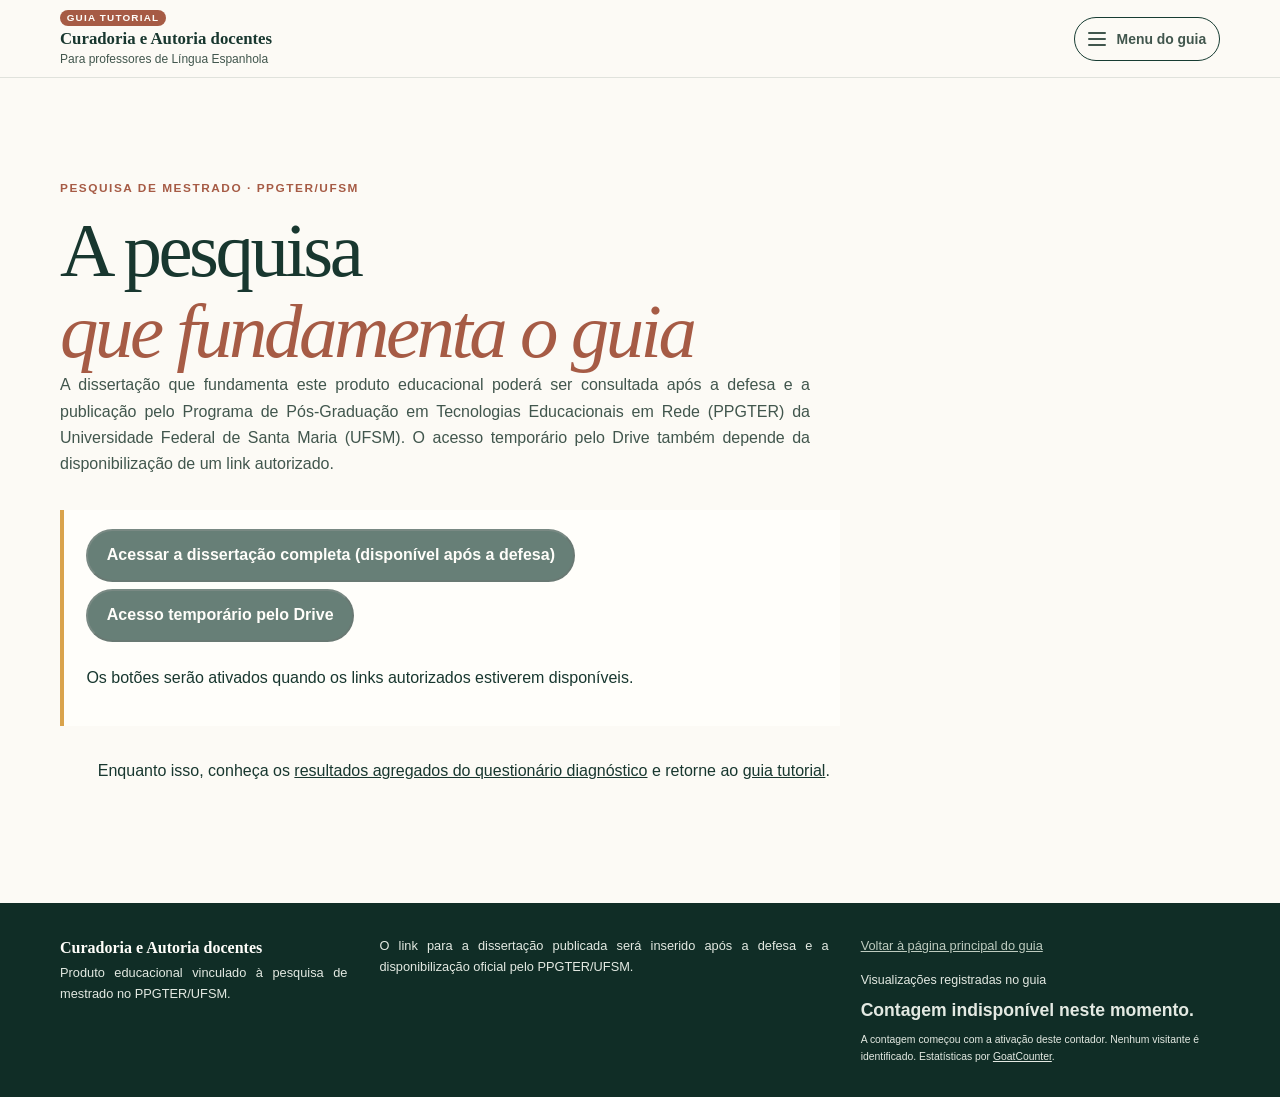
<file: pesquisa.html>
<!doctype html>
<html lang="pt-BR">
  <head>
    <meta charset="utf-8">
    <meta name="viewport" content="width=device-width, initial-scale=1">
    <meta
      name="description"
      content="Informações de acesso à dissertação que fundamenta o guia Curadoria e Autoria docentes."
    >
    <meta name="theme-color" content="#173c32">
    <title>A pesquisa | Curadoria e Autoria docentes</title>
    <link rel="stylesheet" href="styles.css?v=20261108-1">
    <script
      data-goatcounter="https://guiacuradorautorppgterufsm.goatcounter.com/count"
      src="https://gc.zgo.at/count.js"
      defer
    ></script>
    <script src="script.js?v=20261019-2" defer></script>
  </head>
  <body>
    <a class="skip-link" href="#conteudo">Pular para o conteúdo</a>
    <header class="site-header">
      <a class="wordmark" href="index.html#inicio" aria-label="Curadoria e Autoria docentes — início">
        <span class="wordmark-copy">
          <span class="wordmark-kicker">Guia tutorial</span>
          <strong>Curadoria e Autoria docentes</strong>
          <small>Para professores de Língua Espanhola</small>
        </span>
      </a>
      <nav class="main-nav" aria-label="Navegação principal">
        <details class="guide-menu">
          <summary class="menu-toggle">
            <span class="menu-icon" aria-hidden="true"><span></span><span></span><span></span></span>
            <span>Menu do guia</span>
          </summary>
          <div class="menu-panel">
            <a href="index.html#inicio">Início</a>
            <a href="index.html#a-pesquisa" aria-current="page">A pesquisa</a>
            <a class="menu-subitem" href="index.html#intro-title">Para quem ensina Espanhol</a>
            <a href="index.html#quick-paths-title">Caminhos para começar</a>
            <a href="index.html#modulos">Percurso do guia</a>
            <a href="index.html#territorio">Entrando no território</a>
            <a href="index.html#modulo-1">Módulo 1 · Da pesquisa à proposta</a>
            <a class="menu-subitem" href="index.html#resultados-perspectiva">Questionário diagnóstico · n = 10</a>
            <a href="index.html#modulo-curador">Módulo 2 · Professor-curador — buscar e selecionar</a>
            <a class="menu-subitem" href="index.html#curadoria-adaptacao">Ações práticas — adaptar com critério</a>
            <a class="menu-subitem" href="index.html#curation-practice-title">Decidir o que fazer com um recurso</a>
            <a class="menu-subitem" href="index.html#five-cs-title">Os 5Cs em perguntas práticas</a>
            <a href="index.html#modulo-autor">Módulo 3 · Professor-autor — planejar e criar</a>
            <a class="menu-subitem" href="index.html#roteiro">Meu Mapa de Criação — Para levar à prática</a>
            <a href="index.html#modulo-ferramentas">Módulo 4 · Caixa de ferramentas — recursos para a curadoria e autoria docentes</a>
            <a class="menu-subitem" href="index.html#catalogo-recursos">01 · Catálogo comentado — fontes para explorar</a>
            <a class="menu-subitem" href="index.html#biblioteca-compartilhada">02 · Modelo de biblioteca compartilhada</a>
            <a class="menu-subitem" href="index.html#tutorials-criacao">03 · Adaptações e criação — cinco tutoriais</a>
            <a class="menu-subitem" href="index.html#tutorial-canva">03A · Canva — reorganizar uma atividade</a>
            <a class="menu-subitem" href="index.html#tutorial-canva-hq">03B · Canva — criar uma história em quadrinhos</a>
            <a class="menu-subitem" href="index.html#tutorial-wordwall">03C · Wordwall — relacionar perguntas e orientações</a>
            <a class="menu-subitem" href="index.html#tutorial-kahoot">03D · Kahoot! — decidir e justificar</a>
            <a class="menu-subitem" href="index.html#tutorial-genially">03E · Genially — explorar trajetos</a>
            <a href="index.html#biblioteca-prompts">04 — Criar com IA — Biblioteca de prompts</a>
            <a class="menu-subitem" href="index.html#percurso-ia">04A — Como usar a IA com base na curadoria e autoria docentes</a>
            <a class="menu-subitem" href="index.html#acessibilidade">04B — Acessibilidade e participação</a>
            <a href="index.html#formacao-continuada">05 — Formação continuada — Para ir além</a>
            <a class="menu-subitem" href="index.html#moocs-title">05A — Formação continuada — MOOCs da UFSM</a>
            <a class="menu-subitem" href="index.html#products-title">05B — Produção acadêmica — Dissertações e Produtos Educacionais do PPGTER</a>
            <a href="index.html#sugestoes">Sugestões e dúvidas</a>
            <a href="index.html#licenca">Reutilização e licença</a>
            <a href="index.html#sobre-nos">Sobre nós</a>
            <a href="index.html#contatos">Nossos contatos</a>
            <a href="index.html#referencias">Referências</a>
            <a class="menu-subitem" href="index.html#credito-capa">Créditos das imagens</a>
          </div>
        </details>
      </nav>
    </header>

    <main id="conteudo">
      <section class="section-wrap results-hero section-space" aria-labelledby="research-title">
        <p class="eyebrow">Pesquisa de mestrado · PPGTER/UFSM</p>
        <h1 id="research-title">A pesquisa<br><em>que fundamenta o guia</em></h1>
        <p class="results-intro">
          A dissertação que fundamenta este produto educacional poderá ser
          consultada após a defesa e a publicação pelo Programa de Pós-Graduação
          em Tecnologias Educacionais em Rede (PPGTER) da Universidade Federal
          de Santa Maria (UFSM). O acesso temporário pelo Drive também depende
          da disponibilização de um link autorizado.
        </p>
        <div class="contact-pending research-notice" role="status">
          <button class="button button-light research-link-pending" type="button" disabled>
            Acessar a dissertação completa (disponível após a defesa)
          </button>
          <button class="button button-light research-link-pending" type="button" disabled>
            Acesso temporário pelo Drive
          </button>
          <p>Os botões serão ativados quando os links autorizados estiverem disponíveis.</p>
        </div>
        <p>
          Enquanto isso, conheça os <a href="index.html#resultados-perspectiva">resultados agregados
          do questionário diagnóstico</a> e retorne ao
          <a href="index.html">guia tutorial</a>.
        </p>
      </section>
    </main>

    <footer class="site-footer">
      <div class="section-wrap footer-grid">
        <p><strong>Curadoria e Autoria docentes</strong><br>Produto educacional vinculado à pesquisa de mestrado no PPGTER/UFSM.</p>
        <p>O link para a dissertação publicada será inserido após a defesa e a disponibilização oficial pelo PPGTER/UFSM.</p>
        <div class="footer-credit">
          <p><a href="index.html">Voltar à página principal do guia</a></p>
          <div class="site-visit-counter" aria-label="Contagem de acessos">
            <p>Visualizações registradas no guia</p>
            <span id="site-visit-count" role="status" aria-live="polite">Carregando…</span>
            <small>A contagem começou com a ativação deste contador. Nenhum visitante é identificado. Estatísticas por <a href="https://www.goatcounter.com/" target="_blank" rel="noopener">GoatCounter</a>.</small>
          </div>
        </div>
      </div>
    </footer>
  </body>
</html>
</file>
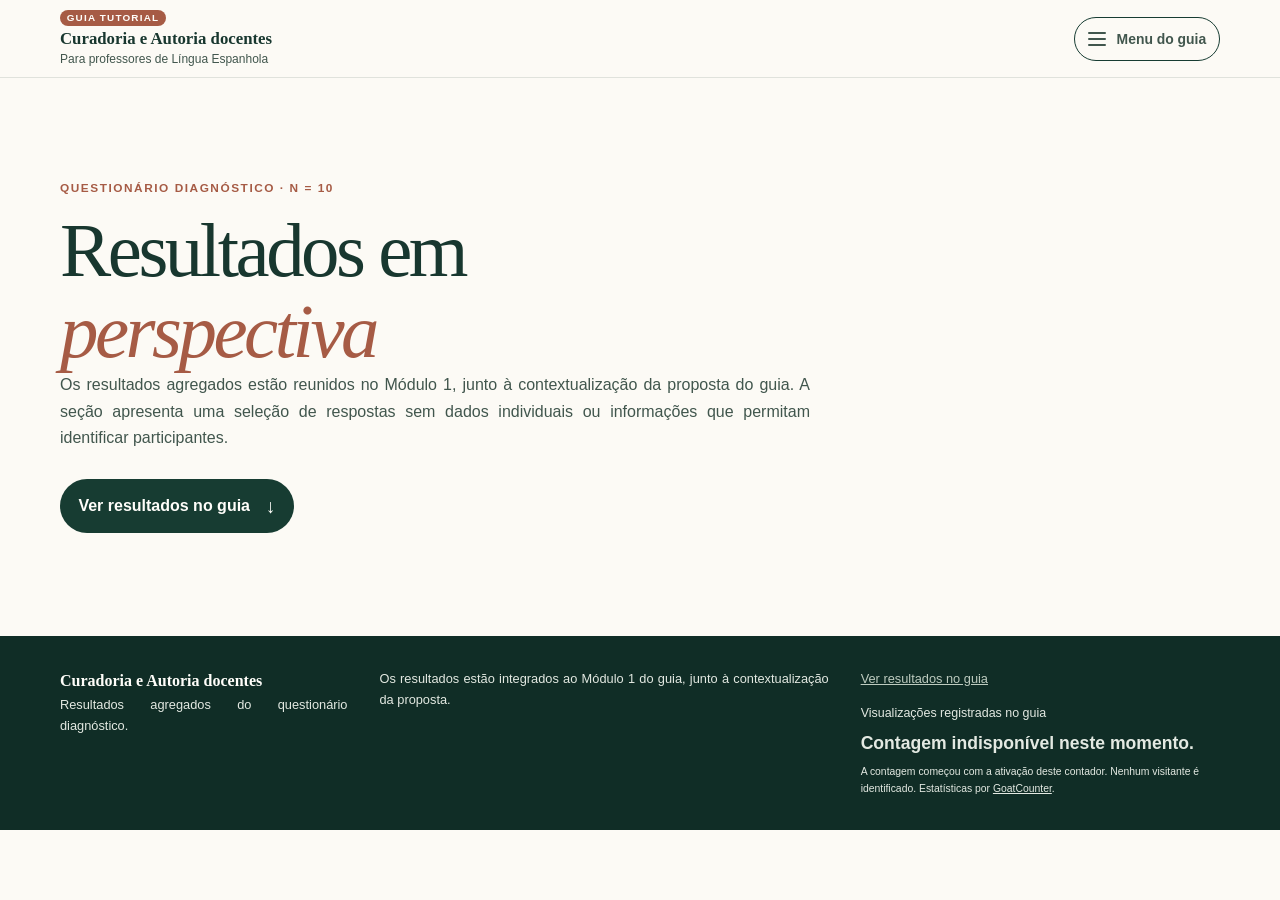
<file: resultados.html>
<!doctype html>
<html lang="pt-BR">
  <head>
    <meta charset="utf-8">
    <meta name="viewport" content="width=device-width, initial-scale=1">
    <meta
      name="description"
      content="Visualização de resultados agregados do questionário sobre curadoria e autoria de materiais de Espanhol na Rede Municipal de Santa Maria."
    >
    <meta name="theme-color" content="#173c32">
    <title>Resultados agregados | Curadoria e Autoria docentes</title>
    <link rel="stylesheet" href="styles.css?v=20261108-1">
    <script
      data-goatcounter="https://guiacuradorautorppgterufsm.goatcounter.com/count"
      src="https://gc.zgo.at/count.js"
      defer
    ></script>
    <script src="script.js?v=20261019-2" defer></script>
  </head>
  <body>
    <a class="skip-link" href="#conteudo">Pular para o conteúdo</a>
    <header class="site-header">
      <a class="wordmark" href="index.html#inicio" aria-label="Curadoria e Autoria docentes — início">
        <span class="wordmark-copy">
          <span class="wordmark-kicker">Guia tutorial</span>
          <strong>Curadoria e Autoria docentes</strong>
          <small>Para professores de Língua Espanhola</small>
        </span>
      </a>
      <nav class="main-nav" aria-label="Navegação principal">
        <details class="guide-menu">
          <summary class="menu-toggle">
            <span class="menu-icon" aria-hidden="true"><span></span><span></span><span></span></span>
            <span>Menu do guia</span>
          </summary>
          <div class="menu-panel">
            <a href="index.html#inicio">Início</a>
            <a href="index.html#a-pesquisa">A pesquisa</a>
            <a class="menu-subitem" href="index.html#intro-title">Para quem ensina Espanhol</a>
            <a href="index.html#quick-paths-title">Caminhos para começar</a>
            <a href="index.html#modulos">Percurso do guia</a>
            <a href="index.html#territorio">Entrando no território</a>
            <a href="index.html#modulo-1">Módulo 1 · Da pesquisa à proposta</a>
            <a class="menu-subitem" href="index.html#resultados-perspectiva">Questionário diagnóstico · n = 10</a>
            <a href="index.html#modulo-curador">Módulo 2 · Professor-curador — buscar e selecionar</a>
            <a class="menu-subitem" href="index.html#curadoria-adaptacao">Ações práticas — adaptar com critério</a>
            <a class="menu-subitem" href="index.html#curation-practice-title">Decidir o que fazer com um recurso</a>
            <a class="menu-subitem" href="index.html#five-cs-title">Os 5Cs em perguntas práticas</a>
            <a href="index.html#modulo-autor">Módulo 3 · Professor-autor — planejar e criar</a>
            <a class="menu-subitem" href="index.html#roteiro">Meu Mapa de Criação — Para levar à prática</a>
            <a href="index.html#modulo-ferramentas">Módulo 4 · Caixa de ferramentas — recursos para a curadoria e autoria docentes</a>
            <a class="menu-subitem" href="index.html#catalogo-recursos">01 · Catálogo comentado — fontes para explorar</a>
            <a class="menu-subitem" href="index.html#biblioteca-compartilhada">02 · Modelo de biblioteca compartilhada</a>
            <a class="menu-subitem" href="index.html#tutorials-criacao">03 · Adaptações e criação — cinco tutoriais</a>
            <a class="menu-subitem" href="index.html#tutorial-canva">03A · Canva — reorganizar uma atividade</a>
            <a class="menu-subitem" href="index.html#tutorial-canva-hq">03B · Canva — criar uma história em quadrinhos</a>
            <a class="menu-subitem" href="index.html#tutorial-wordwall">03C · Wordwall — relacionar perguntas e orientações</a>
            <a class="menu-subitem" href="index.html#tutorial-kahoot">03D · Kahoot! — decidir e justificar</a>
            <a class="menu-subitem" href="index.html#tutorial-genially">03E · Genially — explorar trajetos</a>
            <a href="index.html#biblioteca-prompts">04 — Criar com IA — Biblioteca de prompts</a>
            <a class="menu-subitem" href="index.html#percurso-ia">04A — Como usar a IA com base na curadoria e autoria docentes</a>
            <a class="menu-subitem" href="index.html#acessibilidade">04B — Acessibilidade e participação</a>
            <a href="index.html#formacao-continuada">05 — Formação continuada — Para ir além</a>
            <a class="menu-subitem" href="index.html#moocs-title">05A — Formação continuada — MOOCs da UFSM</a>
            <a class="menu-subitem" href="index.html#products-title">05B — Produção acadêmica — Dissertações e Produtos Educacionais do PPGTER</a>
            <a href="index.html#sugestoes">Sugestões e dúvidas</a>
            <a href="index.html#licenca">Reutilização e licença</a>
            <a href="index.html#sobre-nos">Sobre nós</a>
            <a href="index.html#contatos">Nossos contatos</a>
            <a href="index.html#referencias">Referências</a>
            <a class="menu-subitem" href="index.html#credito-capa">Créditos das imagens</a>
          </div>
        </details>
      </nav>
    </header>

    <main id="conteudo">
      <section class="section-wrap results-hero section-space" aria-labelledby="results-title">
        <p class="eyebrow">Questionário diagnóstico · n = 10</p>
        <h1 id="results-title">Resultados em<br><em>perspectiva</em></h1>
        <p class="results-intro">
          Os resultados agregados estão reunidos no Módulo 1, junto à
          contextualização da proposta do guia. A seção apresenta uma seleção
          de respostas sem dados individuais ou informações que permitam
          identificar participantes.
        </p>
        <a class="button button-primary" href="index.html#resultados-perspectiva">Ver resultados no guia <span aria-hidden="true">↓</span></a>
      </section>
    </main>

    <footer class="site-footer">
      <div class="section-wrap footer-grid">
        <p><strong>Curadoria e Autoria docentes</strong><br>Resultados agregados do questionário diagnóstico.</p>
        <p>Os resultados estão integrados ao Módulo 1 do guia, junto à contextualização da proposta.</p>
        <div class="footer-credit">
          <p><a href="index.html#resultados-perspectiva">Ver resultados no guia</a></p>
          <div class="site-visit-counter" aria-label="Contagem de acessos">
            <p>Visualizações registradas no guia</p>
            <span id="site-visit-count" role="status" aria-live="polite">Carregando…</span>
            <small>A contagem começou com a ativação deste contador. Nenhum visitante é identificado. Estatísticas por <a href="https://www.goatcounter.com/" target="_blank" rel="noopener">GoatCounter</a>.</small>
          </div>
        </div>
      </div>
    </footer>
  </body>
</html>
</file>
<file: styles.css>
:root {
  color-scheme: light;
  --ink: #18372f;
  --ink-soft: #41564d;
  --pine: #173c32;
  --pine-deep: #102d26;
  --sage: #dfe9df;
  --sage-dark: #b9ccb9;
  --paper: #f6f2e9;
  --paper-light: #fcfaf5;
  --ochre: #d9a34c;
  --ochre-pale: #f0e2c1;
  --terracotta: #a65b45;
  --rose-pale: #f1e4dd;
  --line: #d7d5ca;
  --white: #fffefa;
  --page-width: 1160px;
  font-family: "Segoe UI", Arial, sans-serif;
  font-synthesis: none;
  text-rendering: optimizeLegibility;
}

* {
  box-sizing: border-box;
}

html {
  scroll-behavior: smooth;
  scroll-padding-top: 5rem;
}

body {
  margin: 0;
  color: var(--ink);
  background: var(--paper-light);
  font-size: 1rem;
  line-height: 1.65;
}

main p:not(.eyebrow),
.site-footer p {
  text-align: justify;
  text-indent: 1cm;
}

.references-section p {
  text-align: justify;
  text-indent: 0;
}

main :is(
  .profile-card,
  .quick-path-card,
  .module-card,
  .data-card,
  .chart-card,
  .stage-card,
  .tool-card,
  .intro-copy,
  .worksheet-intro,
  .formation-card,
  .adapt-card,
  .prompt-card,
  .diagnostic-note,
  .context-list,
  .contact-pending,
  .practice-panel,
  .before-after,
  .share-note,
  .lesson-copy,
  .five-c-grid article,
  .reference-list
) p,
main p.section-intro,
main p.hero-lede,
main p.hero-context,
main p.diagnostic-bridge,
main p.results-intro,
main .module-header p,
main .formation-heading p,
main p.data-footnote,
main p.results-conclusion,
main p.editorial-note,
main p.small-note,
main .references-section p,
main figcaption,
.site-footer p {
  text-align: justify;
  text-indent: 0;
}

main .territory-copy p {
  margin: 0;
  text-indent: 1cm;
}

main .territory-copy p + p {
  margin-top: 0;
}

img {
  display: block;
  max-width: 100%;
}

a {
  color: inherit;
}

button,
textarea {
  font: inherit;
}

button,
a {
  -webkit-tap-highlight-color: transparent;
}

:focus-visible {
  outline: 3px solid #9b5e19;
  outline-offset: 4px;
}

.skip-link {
  position: absolute;
  z-index: 10;
  top: 0.75rem;
  left: 0.75rem;
  padding: 0.65rem 0.9rem;
  color: var(--white);
  background: var(--pine-deep);
  transform: translateY(-150%);
}

.skip-link:focus {
  transform: translateY(0);
}

.section-wrap {
  width: min(var(--page-width), calc(100% - 3rem));
  margin-inline: auto;
}

.section-space {
  padding-block: clamp(4rem, 8vw, 7rem);
}

.site-header {
  position: sticky;
  top: 0;
  z-index: 20;
  display: flex;
  align-items: center;
  justify-content: space-between;
  gap: 1.25rem;
  min-height: 78px;
  padding: 0 max(1.5rem, calc((100vw - var(--page-width)) / 2));
  border-bottom: 1px solid rgba(24, 55, 47, 0.12);
  background: var(--paper-light);
}

.wordmark {
  display: inline-flex;
  align-items: center;
  flex: 0 0 auto;
  text-decoration: none;
}

.wordmark-copy {
  display: block;
  min-width: 0;
}

.wordmark-kicker {
  display: block;
  width: fit-content;
  margin-bottom: 0.18rem;
  padding: 0.08rem 0.42rem;
  border-radius: 999px;
  color: var(--white);
  background: var(--terracotta);
  font-size: 0.62rem;
  font-weight: 800;
  letter-spacing: 0.12em;
  line-height: 1.35;
  text-transform: uppercase;
}

.wordmark strong,
.wordmark small {
  display: block;
  line-height: 1.25;
}

.wordmark strong {
  font-family: Georgia, serif;
  font-size: 1.05rem;
  white-space: nowrap;
}

.wordmark small {
  margin-top: 0.15rem;
  color: var(--ink-soft);
  font-size: 0.75rem;
}

.main-nav {
  display: flex;
  align-items: center;
  margin-left: auto;
}

.guide-menu {
  position: static;
}

.menu-toggle {
  display: inline-flex;
  min-height: 2.75rem;
  align-items: center;
  gap: 0.65rem;
  padding: 0.55rem 0.8rem;
  border: 1px solid var(--pine);
  border-radius: 999px;
  color: var(--ink-soft);
  background: var(--paper-light);
  cursor: pointer;
  font-size: 0.87rem;
  font-weight: 700;
  list-style: none;
  white-space: nowrap;
}

.menu-toggle::-webkit-details-marker {
  display: none;
}

.guide-menu[open] .menu-toggle,
.menu-toggle:hover {
  color: var(--white);
  background: var(--pine);
}

.menu-icon {
  display: grid;
  width: 1.15rem;
  gap: 4px;
}

.menu-icon span {
  display: block;
  width: 100%;
  height: 2px;
  border-radius: 2px;
  background: currentColor;
}

.menu-panel {
  position: absolute;
  top: calc(100% + 0.65rem);
  right: max(1rem, calc((100vw - var(--page-width)) / 2));
  display: grid;
  width: min(92vw, 22rem);
  max-height: calc(100vh - 6rem);
  overflow-y: auto;
  padding: 0.5rem;
  border: 1px solid var(--line);
  background: var(--paper-light);
  box-shadow: 0 12px 30px rgba(16, 45, 38, 0.18);
}

.menu-panel a {
  padding: 0.65rem 0.8rem;
  color: var(--ink-soft);
  font-size: 0.9rem;
  line-height: 1.35;
  text-decoration: none;
}

.menu-panel a:hover,
.menu-panel a:focus-visible,
.menu-panel a[aria-current="page"] {
  color: var(--pine-deep);
  background: var(--sage);
  text-decoration: underline;
  text-underline-offset: 0.2em;
}

.menu-panel a.menu-subitem {
  padding-left: 1.5rem;
  border-left: 2px solid var(--ochre);
}

.text-link:hover {
  color: var(--terracotta);
  text-decoration: underline;
  text-underline-offset: 0.2em;
}

.print-button {
  flex: 0 0 auto;
  padding: 0.6rem 0.9rem;
  border: 1px solid var(--pine);
  border-radius: 999px;
  color: var(--pine);
  background: transparent;
  cursor: pointer;
  font-size: 0.82rem;
  font-weight: 700;
}

.print-button:hover {
  color: var(--white);
  background: var(--pine);
}

.hero {
  position: relative;
  display: grid;
  grid-template-columns: minmax(0, 1.1fr) minmax(250px, 0.72fr);
  align-items: center;
  gap: clamp(3rem, 8vw, 7rem);
  min-height: 690px;
  padding-block: 5rem;
}

.hero-copy {
  max-width: 630px;
  padding-block: 2rem;
}

.eyebrow {
  margin: 0 0 0.8rem;
  color: var(--terracotta);
  font-size: 0.74rem;
  font-weight: 800;
  letter-spacing: 0.13em;
  line-height: 1.5;
  text-align: justify;
  text-indent: 0;
  text-transform: uppercase;
}

.hero h1,
.section-heading h2,
.module-header h2,
.worksheet-intro h2,
.closing h2,
.intro-grid h2 {
  margin: 0;
  font-family: Georgia, "Times New Roman", serif;
  font-weight: 500;
  letter-spacing: -0.045em;
  line-height: 1.02;
}

.hero h1 {
  font-size: clamp(4rem, 8.5vw, 7.5rem);
}

.hero h1 em {
  color: var(--terracotta);
  font-weight: 400;
}

.hero-lede {
  max-width: 540px;
  margin: 1.8rem 0 0;
  color: var(--ink-soft);
  font-size: clamp(1.08rem, 1.55vw, 1.35rem);
  line-height: 1.6;
}

.hero-context {
  max-width: 540px;
  margin: 1rem 0 0;
  color: var(--ink-soft);
  font-size: 0.9rem;
  line-height: 1.55;
}

.hero-actions {
  display: flex;
  align-items: center;
  flex-wrap: wrap;
  gap: 1.2rem;
  margin-top: 2rem;
}

.button {
  display: inline-flex;
  align-items: center;
  justify-content: center;
  gap: 1rem;
  min-height: 48px;
  padding: 0.7rem 1.15rem;
  border-radius: 999px;
  font-weight: 700;
  text-decoration: none;
}

.button-primary {
  color: var(--white);
  background: var(--pine);
}

.button-primary:hover {
  background: var(--pine-deep);
}

.profile-lattes-button {
  width: fit-content;
  min-height: 40px;
  margin-top: 0.75rem;
  padding: 0.5rem 0.9rem;
  font-size: 0.9rem;
}

.button-primary span,
.button-light span {
  font-size: 1.2rem;
}

.text-link {
  color: var(--pine);
  font-size: 0.9rem;
  font-weight: 700;
  text-underline-offset: 0.2em;
}

.hero-note {
  margin: 1.5rem 0 0;
  color: #66776e;
  font-size: 0.82rem;
}

.cover-card {
  position: relative;
  z-index: 1;
  width: min(100%, 365px);
  justify-self: center;
  margin: 0;
  padding: 0.7rem 0.7rem 1rem;
  border: 1px solid rgba(24, 55, 47, 0.1);
  background: #fff;
  box-shadow: 0 24px 65px rgba(44, 47, 35, 0.17);
  transform: rotate(2deg);
}

.cover-card img {
  width: 100%;
  max-height: 475px;
  object-fit: cover;
  object-position: center 36%;
}

.cover-card figcaption {
  padding-top: 0.65rem;
  color: var(--ink-soft);
  font-family: Georgia, serif;
  font-size: 0.81rem;
  text-align: left;
}

.hero-stamp {
  position: absolute;
  right: 29%;
  bottom: 9%;
  display: flex;
  align-items: center;
  gap: 0.45rem;
  padding: 0.8rem 1rem;
  border: 1px solid rgba(166, 91, 69, 0.3);
  border-radius: 50%;
  color: var(--terracotta);
  background: var(--paper);
  font-family: Georgia, serif;
  font-size: 0.8rem;
  line-height: 1.2;
  text-align: center;
  transform: rotate(-10deg);
}

.stamp-star {
  font-size: 1.2rem;
}

.intro-band {
  padding-block: clamp(3.5rem, 6vw, 5rem);
  color: var(--white);
  background: var(--pine);
}

.intro-grid {
  display: grid;
  grid-template-columns: 1fr 0.85fr;
  align-items: center;
  gap: clamp(2rem, 8vw, 7rem);
}

.eyebrow-light {
  color: #e6bc70;
}

.intro-grid h2 {
  max-width: 600px;
  font-size: clamp(2.5rem, 5vw, 4.15rem);
}

.intro-copy {
  color: #e0e9e2;
  font-size: 1.02rem;
}

.intro-copy p:first-child {
  margin-top: 0;
}

.intro-copy p:last-child {
  margin-bottom: 0;
}

.intro-grid > .inline-illustration-support {
  width: min(100%, 360px);
  justify-self: end;
  margin: 0;
}

.section-heading {
  display: grid;
  grid-template-columns: minmax(0, 1fr) minmax(270px, 0.66fr);
  align-items: end;
  gap: 3rem;
  margin-bottom: 2.75rem;
}

.territory .section-heading {
  grid-template-columns: minmax(0, 1fr);
}

.section-heading h2,
.module-header h2 {
  font-size: clamp(2.7rem, 5.5vw, 4.6rem);
}

.section-intro {
  max-width: 470px;
  margin: 0 0 0.25rem auto;
  color: var(--ink-soft);
  font-size: 1.02rem;
}

.profile-grid {
  display: grid;
  grid-template-columns: 1fr;
  gap: 1.25rem;
}

.profile-card {
  padding: 1.75rem;
  border-top: 2px solid var(--ochre);
  background: var(--paper);
}

.profile-heading {
  display: grid;
  grid-template-columns: 10rem minmax(0, 1fr);
  align-items: center;
  gap: 1.25rem;
  margin-bottom: 1.25rem;
}

.profile-heading > div {
  min-width: 0;
}

.profile-avatar {
  display: block;
  width: 100%;
  height: auto;
  border: 1px solid var(--line);
  border-radius: 0.35rem;
}

.profile-avatar-link {
  display: block;
  width: 10rem;
  border-radius: 0.35rem;
}

.profile-avatar-link:hover .profile-avatar {
  outline: 2px solid var(--terracotta);
  outline-offset: 2px;
}

.profile-avatar-link:focus-visible {
  outline: 3px solid var(--terracotta);
  outline-offset: 4px;
}

.profile-cover {
  display: block;
  width: 10rem;
  height: auto;
  border: 1px solid var(--line);
  border-radius: 0.35rem;
}

.profile-number {
  color: var(--terracotta);
  font-size: 0.75rem;
  font-weight: 800;
  letter-spacing: 0.1em;
}

.profile-card h3 {
  margin: 0.25rem 0 0;
  font-family: Georgia, serif;
  font-size: 1.2rem;
  line-height: 1.25;
}

.profile-description {
  padding-top: 1rem;
  border-top: 1px solid var(--line);
}

.profile-card p {
  margin: 0;
  color: var(--ink-soft);
  font-size: 0.92rem;
}

.guide-profile .profile-card p {
  text-align: justify;
  text-indent: 0;
}

.profile-description p + p {
  margin-top: 0.85rem;
}

.data-grid {
  display: grid;
  grid-template-columns: repeat(4, 1fr);
  gap: 1rem;
}

.data-card {
  display: flex;
  flex-direction: column;
  min-height: 260px;
  padding: 1.35rem;
  border: 1px solid var(--line);
  background: var(--white);
}

.data-value {
  color: var(--terracotta);
  font-family: Georgia, serif;
  font-size: 2.7rem;
  line-height: 1;
}

.data-value span {
  margin-left: 0.15rem;
  color: #7f887f;
  font-family: "Segoe UI", Arial, sans-serif;
  font-size: 0.95rem;
}

.data-card h3 {
  min-height: 3.2em;
  margin: 1rem 0 0.45rem;
  font-family: Georgia, serif;
  font-size: 1.15rem;
  font-weight: 600;
  line-height: 1.35;
}

.data-card > p:not(.data-source) {
  min-height: 3em;
  margin: 0;
  color: var(--ink-soft);
  font-size: 0.85rem;
}

.diagnostic-bridge {
  max-width: 76ch;
  margin: 0 0 1.5rem;
  padding-left: 1rem;
  border-left: 3px solid var(--terracotta);
  color: var(--ink-soft);
  font-size: 1.05rem;
}

.data-track {
  height: 5px;
  margin-top: auto;
  margin-bottom: 0.8rem;
  overflow: hidden;
  background: #e7e5dc;
}

.data-track span {
  display: block;
  width: var(--fill);
  height: 100%;
  background: var(--ochre);
}

.data-source {
  margin: 0;
  color: #66776e;
  font-size: 0.72rem;
}

.data-footnote,
.editorial-note,
.cycle-caption {
  color: #66776e;
  font-size: 0.82rem;
}

.data-footnote {
  margin: 1.25rem 0 0;
}

.results-pyramid .data-footnote {
  grid-column: 1 / -1;
  margin: 0;
}

.path-section {
  background: var(--paper);
}

.quick-paths {
  padding-top: 2.5rem;
}

.quick-path-grid {
  display: grid;
  grid-template-columns: repeat(4, minmax(0, 1fr));
  gap: 0.85rem;
}

.quick-path-card {
  display: flex;
  flex-direction: column;
  gap: 0.7rem;
  min-height: 175px;
  padding: 1.2rem;
  border: 1px solid var(--line);
  background: var(--white);
  color: var(--ink);
  text-decoration: none;
  transition: transform 160ms ease, border-color 160ms ease;
}

.quick-path-card:hover {
  transform: translateY(-3px);
  border-color: var(--terracotta);
}

.quick-path-card strong {
  font-family: Georgia, serif;
  font-size: 1.22rem;
}

.quick-path-card > span:last-child {
  color: var(--ink-soft);
  font-size: 0.88rem;
}

.path-list {
  display: grid;
  grid-template-columns: repeat(5, 1fr);
  gap: 1rem;
  margin: 0;
  padding: 0;
  list-style: none;
}

.path-list li {
  display: flex;
  flex-direction: column;
  gap: 0.65rem;
  min-height: 120px;
  padding: 1rem 0.9rem;
  border-top: 2px solid var(--ochre);
  color: var(--ink);
  font-family: Georgia, serif;
  font-size: 1.02rem;
}

.path-number {
  color: var(--terracotta);
  font-family: "Segoe UI", Arial, sans-serif;
  font-size: 0.72rem;
  font-weight: 800;
  letter-spacing: 0.1em;
}

.module-grid {
  display: grid;
  grid-template-columns: repeat(3, 1fr);
  gap: 1rem;
  margin-top: 2.2rem;
}

.module-card {
  position: relative;
  display: flex;
  min-height: 235px;
  flex-direction: column;
  align-items: flex-start;
  padding: 1.5rem;
  text-decoration: none;
  transition: transform 160ms ease, box-shadow 160ms ease;
}

.module-tools-card {
  display: flex;
  flex-direction: column;
  align-items: flex-start;
}

.module-tool-links {
  display: grid;
  gap: 0.55rem;
  width: 100%;
  margin-top: 1rem;
}

.module-tool-links a {
  color: var(--ink);
  font-size: 0.88rem;
  font-weight: 700;
  line-height: 1.4;
  text-decoration: underline;
  text-decoration-color: rgba(24, 55, 47, 0.35);
  text-underline-offset: 0.2em;
}

.module-tool-links a:hover,
.module-tool-links a:focus-visible {
  color: var(--terracotta);
  text-decoration-color: currentColor;
}

.module-card:hover {
  box-shadow: 0 12px 28px rgba(24, 55, 47, 0.11);
  transform: translateY(-3px);
}

.module-card-sage {
  background: var(--sage);
}

.module-card-ochre {
  background: var(--ochre-pale);
}

.module-card-rose {
  background: var(--rose-pale);
}

.module-kicker {
  color: var(--terracotta);
  font-size: 0.74rem;
  font-weight: 800;
  letter-spacing: 0.1em;
  text-transform: uppercase;
}

.module-title {
  margin-top: 1.2rem;
  font-family: Georgia, serif;
  font-size: clamp(1.7rem, 3vw, 2.2rem);
  line-height: 1.08;
}

.module-desc {
  max-width: 240px;
  margin-top: 0.7rem;
  color: var(--ink-soft);
  font-size: 0.87rem;
}

.module-card-action {
  margin-top: auto;
  padding-top: 1.15rem;
  color: var(--pine);
  font-size: 0.82rem;
  font-weight: 700;
  line-height: 1.4;
  text-decoration: underline;
  text-underline-offset: 0.18em;
}

.module-tools-card .module-card-action {
  margin-top: 0.85rem;
  padding-top: 0;
}

.module-arrow {
  position: absolute;
  right: 1.4rem;
  bottom: 1.2rem;
  color: var(--pine);
  font-size: 1.3rem;
}

.diagnostic-grid {
  display: grid;
  grid-template-columns: 0.8fr 1.2fr;
  gap: 1.1rem;
  margin-top: clamp(2rem, 4vw, 3.5rem);
}

.diagnostic-note {
  padding: 2rem;
  color: var(--white);
  background: var(--terracotta);
}

.note-mark {
  display: inline-grid;
  width: 2.25rem;
  aspect-ratio: 1;
  place-items: center;
  border: 1px solid rgba(255, 255, 255, 0.6);
  border-radius: 50%;
  font-family: Georgia, serif;
  font-size: 1.25rem;
}

.diagnostic-note h3,
.context-list h3,
.lesson-copy h3,
.prompt-card h3,
.adapt-card h3,
.reflection-grid h3 {
  margin: 1rem 0 0.6rem;
  font-family: Georgia, serif;
  font-size: 1.45rem;
  line-height: 1.25;
}

.diagnostic-note p {
  margin: 0.8rem 0 0;
  color: #fff4e9;
}

.context-list {
  padding: 1.5rem 2rem;
  border: 1px solid var(--line);
  background: var(--white);
}

.context-list h3 {
  margin-top: 0;
}

.check-list,
.plain-list {
  margin: 1rem 0 0;
  padding: 0;
  list-style: none;
}

.check-list li {
  display: grid;
  grid-template-columns: 1.6rem 1fr;
  gap: 0.7rem;
  padding-block: 0.8rem;
  border-top: 1px solid #e8e5dc;
}

.check {
  display: grid;
  width: 1.35rem;
  aspect-ratio: 1;
  place-items: center;
  border-radius: 50%;
  color: var(--pine);
  background: var(--sage);
  font-size: 0.8rem;
  font-weight: 800;
}

.editorial-note {
  margin: 1.1rem 0 0;
}

.module-section {
  background: var(--white);
}

.module-section-alt {
  background: #f3efe5;
}

.module-header {
  display: grid;
  grid-template-columns: 170px 1fr;
  gap: 2rem;
  align-items: start;
  margin-bottom: 3rem;
}

.module-index {
  display: inline-flex;
  justify-content: center;
  padding: 0.6rem 0.8rem;
  border: 1px solid var(--terracotta);
  border-radius: 999px;
  color: var(--terracotta);
  font-size: 0.77rem;
  font-weight: 800;
  letter-spacing: 0.08em;
  text-transform: uppercase;
}

.module-header .eyebrow {
  margin-bottom: 0.65rem;
}

.module-header h2 {
  max-width: 850px;
}

.module-lede {
  max-width: 700px;
  margin: 1.2rem 0 0;
  color: var(--ink-soft);
  font-size: 1.1rem;
}

.lesson-grid {
  display: grid;
  grid-template-columns: 1.15fr 0.85fr;
  gap: clamp(2rem, 7vw, 6rem);
  align-items: start;
}

.lesson-copy h3 {
  margin-top: 0;
}

.numbered-steps {
  margin: 1.2rem 0 0;
  padding-left: 1.25rem;
}

.numbered-steps li {
  padding: 0.7rem 0 0.7rem 0.4rem;
  border-bottom: 1px solid #e6e3da;
}

.numbered-steps li::marker {
  color: var(--terracotta);
  font-weight: 800;
}

.prompt-card {
  padding: 1.8rem;
  border-left: 4px solid var(--ochre);
  background: var(--paper);
}

.prompt-card .eyebrow {
  margin-bottom: 0;
}

.prompt-card h3 {
  margin-top: 0.7rem;
  font-size: 1.8rem;
}

.prompt-card p:last-child {
  margin-bottom: 0;
  color: var(--ink-soft);
}

.practice-panel {
  display: grid;
  grid-template-columns: minmax(220px, 0.75fr) minmax(0, 1.25fr);
  gap: 1.25rem 3rem;
  margin-top: 2.4rem;
  padding: clamp(1.3rem, 4vw, 2.2rem);
  border: 1px solid var(--line);
  background: var(--paper);
}

.practice-panel .eyebrow {
  margin-bottom: 0.55rem;
}

.practice-panel h3 {
  margin: 0;
  font-family: Georgia, serif;
  font-size: clamp(1.55rem, 2.6vw, 2.05rem);
  line-height: 1.2;
}

.practice-panel > div > p:last-child {
  margin-bottom: 0;
  color: var(--ink-soft);
}

.practice-steps {
  margin: 0;
  padding-left: 1.3rem;
}

.practice-steps li {
  padding: 0.55rem 0 0.55rem 0.3rem;
  border-bottom: 1px solid #dedbd0;
}

.practice-steps li::marker {
  color: var(--terracotta);
  font-weight: 800;
}

.practice-output {
  grid-column: 1 / -1;
  margin: 0;
  padding-top: 1rem;
  border-top: 1px solid var(--line);
  color: var(--ink-soft);
  font-size: 0.9rem;
}

.adapt-grid {
  display: grid;
  grid-template-columns: repeat(2, 1fr);
  gap: 1rem;
}

.adapt-card {
  min-height: 230px;
  padding: 1.6rem;
  border: 1px solid #ddd9ce;
  background: var(--paper-light);
}

.adapt-icon {
  color: var(--terracotta);
  font-family: Georgia, serif;
  font-size: 1.5rem;
}

.adapt-card h3 {
  font-size: 1.35rem;
}

.adapt-card p {
  margin-bottom: 0;
  color: var(--ink-soft);
  font-size: 0.93rem;
}

.callout {
  display: grid;
  grid-template-columns: minmax(160px, 0.35fr) 1fr;
  gap: 1.5rem;
  margin-top: 1rem;
  padding: 1.4rem 1.6rem;
  background: var(--ochre-pale);
}

.callout strong {
  font-family: Georgia, serif;
  font-size: 1.15rem;
}

.cycle {
  display: flex;
  align-items: center;
  justify-content: space-between;
  gap: 0.6rem;
  padding: 1.6rem;
  background: var(--paper);
}

.cycle > div {
  display: grid;
  justify-items: center;
  gap: 0.3rem;
  min-width: 104px;
  text-align: center;
}

.cycle > div > span {
  display: grid;
  width: 2.2rem;
  aspect-ratio: 1;
  place-items: center;
  border-radius: 50%;
  color: var(--white);
  background: var(--pine);
  font-size: 0.86rem;
  font-weight: 700;
}

.cycle strong {
  font-family: Georgia, serif;
  font-size: 1rem;
}

.cycle small {
  color: var(--ink-soft);
  font-size: 0.76rem;
}

.cycle-arrow {
  color: var(--terracotta);
  font-size: 1.4rem;
}

.cycle-caption {
  margin: 0.8rem 0 2.7rem;
}

.reflection-grid {
  display: grid;
  grid-template-columns: 1fr 0.9fr;
  gap: 2rem;
  padding-top: 2rem;
  border-top: 1px solid var(--line);
  scroll-margin-top: 6rem;
}

.reflection-grid-single {
  grid-template-columns: 1fr;
}

.reflection-grid h3 {
  max-width: 440px;
  margin-top: 0;
  font-size: 2rem;
}

.plain-list li {
  position: relative;
  padding: 0.55rem 0 0.55rem 1.2rem;
}

.plain-list li::before {
  position: absolute;
  left: 0;
  color: var(--terracotta);
  content: "—";
}

.share-note {
  padding: 1.6rem;
  background: var(--sage);
}

.share-symbol {
  color: var(--terracotta);
  font-size: 1.5rem;
}

.share-note h3 {
  margin-top: 0.55rem;
  font-size: 1.65rem;
}

.small-note {
  margin-bottom: 0;
  color: var(--ink-soft);
  font-size: 0.82rem;
}

.peer-protocol {
  margin-top: 1.25rem;
  padding-top: 1.1rem;
  border-top: 1px solid rgba(24, 55, 47, 0.2);
}

.peer-protocol h4 {
  margin: 0;
  font-family: Georgia, serif;
  font-size: 1.08rem;
}

.peer-protocol ol {
  margin: 0.6rem 0 0;
  padding-left: 1.2rem;
  color: var(--ink-soft);
  font-size: 0.86rem;
}

.peer-protocol li {
  padding-block: 0.25rem;
}

.peer-protocol .small-note {
  margin-top: 0.65rem;
}

.worksheet-section {
  background: var(--pine);
}

.worksheet-wrap {
  display: grid;
  grid-template-columns: 0.7fr 1.3fr;
  align-items: start;
  gap: clamp(2rem, 8vw, 7rem);
}

.worksheet-intro {
  color: var(--white);
}

.worksheet-intro h2 {
  font-size: clamp(2.7rem, 5vw, 4.35rem);
}

.worksheet-intro > p:last-child {
  max-width: 360px;
  margin-top: 1.3rem;
  color: #dce7df;
}

.worksheet {
  padding: clamp(1.3rem, 4vw, 2.2rem);
  background: var(--paper-light);
}

.worksheet-content {
  display: grid;
  grid-template-columns: minmax(0, 1fr);
  align-items: start;
  gap: clamp(1rem, 2.5vw, 2rem);
}

.worksheet-fields {
  min-width: 0;
}

.worksheet-label {
  margin: 0 0 1.4rem;
  color: var(--terracotta);
  font-size: 0.76rem;
  font-weight: 800;
  letter-spacing: 0.1em;
  text-transform: uppercase;
}

.worksheet label {
  display: block;
  margin: 1rem 0 0.35rem;
  font-size: 0.88rem;
  font-weight: 700;
}

.worksheet textarea {
  display: block;
  width: 100%;
  min-height: 3rem;
  resize: vertical;
  border: 1px solid #bfc5b9;
  border-radius: 0;
  padding: 0.55rem;
  color: var(--ink);
  background: #fff;
}

.worksheet-footnote {
  margin: 1rem 0 0;
  color: #586a60;
  font-size: 0.78rem;
}

.worksheet-example {
  margin-top: 0;
  padding: 0.9rem 1rem;
  border-color: #d2ddd1;
  background: #edf2eb;
}

.worksheet-example h3 {
  margin: 0;
  color: var(--forest, #173c32);
  font-size: 0.92rem;
  line-height: 1.35;
}

.worksheet .worksheet-example p,
.worksheet .worksheet-example dl {
  font-size: 0.8rem;
  line-height: 1.45;
}

.worksheet .worksheet-example p {
  margin: 0.4rem 0;
  text-align: justify;
  text-indent: 0;
}

.worksheet .worksheet-example dl {
  grid-template-columns: 1fr;
  gap: 0.1rem;
  overflow-wrap: anywhere;
}

.worksheet .worksheet-example dt {
  margin-top: 0.45rem;
}

.worksheet .worksheet-example dd {
  margin: 0 0 0.25rem;
}

@media (min-width: 1250px) {
  .worksheet-content {
    grid-template-columns: minmax(0, 1.2fr) minmax(15rem, 0.8fr);
  }
}

.button-light {
  color: var(--white);
  background: var(--pine);
}

.button-light:hover {
  background: var(--pine-deep);
}

.site-footer {
  padding-block: 2rem;
  color: #e3e9e2;
  background: var(--pine-deep);
}

.footer-grid {
  display: grid;
  grid-template-columns: 0.8fr 1.25fr 1fr;
  gap: 2rem;
  font-size: 0.8rem;
}

.footer-grid p {
  margin: 0;
}

.footer-grid strong {
  color: var(--white);
  font-family: Georgia, serif;
  font-size: 1rem;
}

.footer-credit {
  color: #bdcbbf;
}

.site-visit-counter {
  margin-top: 0.85rem;
  color: #e3e9e2;
  font-size: 0.78rem;
}

.site-visit-counter p {
  margin: 0 0 0.35rem;
  color: inherit;
  font-size: inherit;
}

.site-visit-counter #site-visit-count {
  display: inline-block;
  min-height: 1.5em;
  font-size: 1.1rem;
  font-weight: 700;
  font-variant-numeric: tabular-nums;
}

.site-visit-counter small {
  display: block;
  margin-top: 0.35rem;
}

.data-grid-compact {
  grid-template-columns: repeat(4, 1fr);
}

.module-grid-four {
  grid-template-columns: repeat(4, 1fr);
}

.pending-copy {
  color: #755d42 !important;
  font-style: italic;
}

.contact-section {
  background: var(--paper);
}

.contact-pending,
.pending-action {
  padding: 1.2rem 1.4rem;
  border-left: 4px solid var(--ochre);
  background: var(--white);
}

.contact-grid {
  display: grid;
  grid-template-columns: repeat(2, minmax(0, 1fr));
  gap: 1rem;
}

.contact-pending {
  display: grid;
  gap: 0.45rem;
}

.research-notice {
  max-width: 780px;
  margin-block: 2rem;
}

.research-link-pending {
  justify-self: start;
  opacity: 0.65;
  cursor: not-allowed;
}

.reference-list {
  display: grid;
  gap: 0.85rem;
  margin: 0;
  padding: 0;
  list-style: none;
}

.reference-list li {
  padding: 1rem 1.2rem;
  border-bottom: 1px solid var(--line);
  background: var(--white);
  line-height: 1.6;
}

.stage-grid {
  display: grid;
  grid-template-columns: repeat(3, 1fr);
  gap: 1rem;
  margin-bottom: 1rem;
}

.stage-card {
  min-height: 175px;
  padding: 1.4rem;
  border-top: 2px solid var(--ochre);
  background: var(--paper);
}

.stage-card h3 {
  margin: 0.75rem 0 0.45rem;
  font-family: Georgia, serif;
  font-size: 1.4rem;
}

.stage-card p {
  margin: 0;
  font-size: 0.9rem;
}

.example-note {
  margin: 1rem 0 0;
  padding-top: 0.8rem;
  border-top: 1px solid var(--line);
  color: var(--ink-soft);
  font-size: 0.86rem;
}

.tool-grid {
  display: grid;
  grid-template-columns: repeat(2, minmax(0, 1fr));
  gap: 1rem;
}

.tool-grid-heading {
  grid-column: 1 / -1;
  padding: 0.4rem 0 0.8rem;
  border-bottom: 1px solid var(--line);
}

.tool-grid-heading .eyebrow {
  margin-bottom: 0.4rem;
}

.tool-grid-heading h3 {
  margin: 0;
  font-family: Georgia, serif;
  font-size: clamp(1.5rem, 3vw, 2rem);
  line-height: 1.2;
}

.tool-grid-heading > p:last-child {
  max-width: none;
  width: 100%;
  margin-bottom: 0;
  color: var(--ink-soft);
}

.tool-card {
  min-width: 0;
  padding: clamp(1.3rem, 3vw, 2rem);
  border: 1px solid var(--line);
  background: var(--white);
}

.tool-card-wide {
  margin-top: 1rem;
}

.tool-card-full-row {
  grid-column: 1 / -1;
}

.prompt-examples-grid {
  display: grid;
  grid-template-columns: repeat(2, minmax(0, 1fr));
  column-gap: 1rem;
}

.tool-card-summary {
  display: grid;
  grid-template-columns: minmax(0, 1fr) auto;
  align-items: center;
  gap: 0.35rem 1rem;
  list-style: none;
  cursor: pointer;
}

.tool-card-summary::-webkit-details-marker {
  display: none;
}

.tool-card-summary:focus-visible {
  outline: 3px solid var(--ochre);
  outline-offset: 0.35rem;
}

.tool-card-summary .eyebrow {
  grid-column: 1 / -1;
  grid-row: 1;
  width: 100%;
  margin: 0;
}

.tool-card-summary h3 {
  grid-column: 1 / -1;
  grid-row: 2;
  width: 100%;
  min-width: 0;
  margin: 0;
  font-family: Georgia, serif;
  font-size: 1.65rem;
  line-height: 1.2;
}

.tool-card-disclosure {
  grid-column: 1 / -1;
  grid-row: 3;
  justify-self: start;
  margin-top: 0.15rem;
  color: var(--pine);
  font-size: 0.82rem;
  font-weight: 700;
  text-decoration: underline;
  text-underline-offset: 0.15em;
}

.tool-card-disclosure::before {
  content: "Clique aqui para abrir o conteúdo +";
}

.tool-card[open] .tool-card-disclosure::before {
  content: "Clique aqui para recolher o conteúdo −";
}

.tool-card-content {
  margin-top: 1.25rem;
}

.tool-card-content > p:last-child {
  margin-bottom: 0;
}

.tool-card .plain-list {
  margin-top: 0.8rem;
}

.tool-card .numbered-steps {
  padding-left: 1.15rem;
}

.tool-card a,
.reference-list a,
.contact-grid a {
  overflow-wrap: anywhere;
}

.image-references-title {
  margin: 2rem 0 0.5rem;
  font-family: Georgia, "Times New Roman", serif;
  font-size: 1.5rem;
}

.image-references {
  margin-top: 0.75rem;
}

.tool-card li {
  margin-bottom: 0.55rem;
}

.tool-card code {
  padding: 0.08rem 0.25rem;
  background: var(--paper);
}

.formation-section {
  margin-top: 3rem;
  padding-top: 2.5rem;
  border-top: 2px solid var(--ochre);
}

.formation-heading {
  max-width: none;
  margin-bottom: 1.75rem;
}

.formation-heading .eyebrow {
  margin-bottom: 0.5rem;
}

main .formation-heading > p:not(.eyebrow) {
  margin: 0;
  text-align: justify;
  text-indent: 1cm;
}

.formation-heading h3 {
  max-width: none;
  margin: 0;
  font-family: Georgia, serif;
  font-size: clamp(2rem, 4vw, 3.2rem);
  line-height: 1.15;
}

.formation-groups {
  display: grid;
  grid-template-columns: repeat(2, minmax(0, 1fr));
  gap: 1rem;
}

.formation-group h4 {
  margin: 0 0 0.75rem;
  font-family: Georgia, serif;
  font-size: 1.25rem;
}

.formation-card {
  display: flex;
  min-width: 0;
  flex-direction: column;
  height: 100%;
  padding: 1.15rem;
  border: 1px solid var(--line);
  border-top: 2px solid var(--ochre);
  background: var(--paper);
}

.formation-card .eyebrow {
  margin: 0 0 0.5rem;
}

.formation-card h4 {
  margin: 0;
}

.formation-card > p:not(.eyebrow) {
  margin: 0.85rem 0 0;
  text-align: justify;
  text-indent: 0;
}

.formation-reflection {
  padding: 0.8rem;
  border-left: 3px solid var(--ochre);
  background: var(--white);
}

.formation-links {
  display: grid;
  justify-items: start;
  margin-top: auto;
  gap: 0.45rem;
  padding-top: 1rem;
}

.formation-link {
  width: fit-content;
  color: var(--pine);
  font-weight: 700;
  text-underline-offset: 0.18em;
}

.formation-link:hover,
.formation-link:focus-visible {
  color: var(--terracotta);
}

.folder-tree {
  overflow-x: auto;
  padding: 1rem;
  background: var(--paper);
  color: var(--ink);
  font: 0.88rem/1.55 Consolas, "Courier New", monospace;
}

.nested-example,
.worked-example {
  margin-top: 1rem;
  padding: 1rem 1.15rem;
  border: 1px solid var(--line);
  background: var(--paper-light);
}

.nested-example summary,
.worked-example summary,
.worksheet-example summary,
.barrier-grid summary {
  color: var(--forest, #173c32);
  font-weight: 700;
  cursor: pointer;
}

details:not(.guide-menu):not(.tool-card) > summary::after {
  display: inline-block;
  margin-left: 0.45rem;
  color: var(--pine);
  font-size: 0.82em;
  font-weight: 700;
  text-decoration: underline;
  text-underline-offset: 0.15em;
  content: "— clique aqui para expandir";
}

details[open]:not(.guide-menu):not(.tool-card) > summary::after {
  content: "— clique aqui para recolher";
}

details:not(.guide-menu):not(.tool-card).worksheet-example > summary::after {
  display: block;
  margin: 0.25rem 0 0;
  line-height: 1.4;
}

.nested-example p,
.worked-example > p,
.worked-example .numbered-steps {
  margin-bottom: 0;
}

.curation-support {
  margin-top: 2rem;
}

.curation-support .section-heading {
  margin-bottom: 1.25rem;
}

.curation-support .section-heading h3,
.five-c-grid {
  display: grid;
  grid-template-columns: repeat(5, minmax(0, 1fr));
  gap: 0.75rem;
}

.five-c-grid article {
  padding: 1.1rem;
  border-top: 2px solid var(--ochre);
  background: var(--paper);
}

.five-c-grid strong {
  color: var(--ink);
}

.five-c-grid p {
  margin: 0.5rem 0 0;
  color: var(--ink-soft);
  font-size: 0.88rem;
}

.ai-guidance-section {
  margin-top: 2rem;
  padding-top: 1.5rem;
  border-top: 1px solid var(--line);
}

.ai-guidance-heading {
  max-width: 800px;
  margin-bottom: 1.25rem;
}

.ai-guidance-heading h3 {
  margin: 0;
  font-family: Georgia, serif;
  font-size: clamp(1.7rem, 3vw, 2.25rem);
  line-height: 1.2;
}

.ai-guidance-heading p:last-child {
  margin-bottom: 0;
  color: var(--ink-soft);
}

.barrier-grid {
  display: grid;
  grid-template-columns: repeat(2, minmax(0, 1fr));
  gap: 0.7rem;
}

.barrier-grid details {
  padding: 1rem;
  border: 1px solid var(--line);
  background: var(--white);
}

.barrier-grid p {
  margin: 0.75rem 0 0;
  color: var(--ink-soft);
}

.before-after {
  margin-top: 1.25rem;
  padding: 1.2rem;
  border-left: 3px solid var(--terracotta);
  background: var(--white);
}

.before-after h4 {
  margin: 0 0 0.75rem;
  font-family: Georgia, serif;
  font-size: 1.25rem;
}

.before-after > div {
  display: grid;
  grid-template-columns: repeat(2, minmax(0, 1fr));
  gap: 1rem;
}

.before-after > div p {
  margin: 0;
}

.before-after .small-note {
  margin-bottom: 0;
}

.worksheet-example dl {
  display: grid;
  grid-template-columns: minmax(0, 1fr);
  gap: 0.1rem;
  margin-bottom: 0;
  overflow-wrap: anywhere;
}

.worksheet-example dt {
  font-weight: 700;
}

.worksheet-example dd {
  margin: 0;
}

.prompt-example {
  margin-top: 0.85rem;
  padding: 0.9rem 1rem;
  border-left: 3px solid var(--ochre);
  background: var(--paper);
  font-size: 0.9rem;
}

.prompt-example p {
  margin: 0.45rem 0 0;
  color: var(--ink-soft);
}

.pending-action {
  display: flex;
  align-items: center;
  justify-content: flex-start;
  color: var(--ink-soft);
}

.pending-action strong {
  color: var(--ink);
}

.suggestions-form {
  max-width: 900px;
  margin-inline: auto;
}

.suggestions-form iframe {
  display: block;
  width: 100%;
  min-height: 1000px;
  border: 0;
}

.suggestions-form p {
  margin: 0.5rem 0 0;
  font-size: 0.88rem;
}

.suggestions-form a {
  color: var(--pine);
  font-weight: 700;
}

.pending-link {
  justify-self: start;
  margin-top: 0.4rem;
  padding: 0.55rem 0.85rem;
  border: 1px solid var(--line);
  color: #66776e;
  background: var(--paper);
  font-size: 0.85rem;
  font-weight: 700;
}

.reuse-section {
  color: var(--white);
  background: var(--pine);
}

.reuse-inner {
  max-width: 820px;
}

.reuse-inner h2,
.results-hero h1,
.results-hero h2 {
  margin: 0;
  font-family: Georgia, "Times New Roman", serif;
  font-size: clamp(2.8rem, 6vw, 5rem);
  font-weight: 500;
  letter-spacing: -0.045em;
  line-height: 1.05;
}

.reuse-inner > p:not(.eyebrow) {
  max-width: 760px;
  color: #e0e9e2;
}

.license-badge-wrap {
  display: flex;
  align-items: center;
  flex-wrap: wrap;
  gap: 0.75rem;
  margin: 1.4rem 0;
}

.license-badge {
  display: inline-flex;
  min-height: 2.6rem;
  align-items: center;
  padding: 0.55rem 0.9rem;
  border: 1px solid rgba(255, 255, 255, 0.65);
  border-radius: 999px;
  color: var(--pine-deep);
  background: var(--white);
  font-size: 0.82rem;
  font-weight: 800;
  letter-spacing: 0.03em;
  text-decoration: none;
}

.license-badge:hover {
  color: var(--pine-deep);
  background: var(--sage);
  text-decoration: underline;
  text-underline-offset: 0.2em;
}

.license-badge-wrap > span {
  color: #e0e9e2;
  font-size: 0.86rem;
}

.license-note,
.license-attribution {
  margin-top: 1.4rem;
  padding: 1rem 1.2rem;
  border: 1px solid rgba(255, 255, 255, 0.35);
  color: var(--white) !important;
}

.license-attribution {
  margin-bottom: 0;
}

.results-hero h1 em {
  color: var(--terracotta);
  font-weight: 400;
}

.results-subtitle {
  margin: 0 0 0.8rem;
  color: var(--pine-deep);
  font-family: Georgia, "Times New Roman", serif;
  font-size: clamp(1.5rem, 2.7vw, 2rem);
  font-weight: 500;
  line-height: 1.2;
}

.results-intro {
  max-width: 750px;
  margin: 0 0 1.75rem;
  color: var(--ink-soft);
  font-size: 1rem;
}

.results-pyramid {
  display: grid;
  grid-template-columns: repeat(12, minmax(0, 1fr));
  gap: 1rem;
}

.pyramid-top {
  grid-column: span 6;
}

.pyramid-middle {
  grid-column: span 4;
}

.pyramid-base {
  grid-column: span 3;
}

.chart-card {
  display: flex;
  flex-direction: column;
  margin: 0;
  padding: clamp(1.25rem, 3vw, 2rem);
  border: 1px solid var(--line);
  background: var(--white);
}

.chart-card figcaption {
  display: grid;
  gap: 0.45rem;
}

.chart-card figcaption strong {
  font-family: Georgia, serif;
  font-size: 1.35rem;
}

.chart-card figcaption span {
  color: var(--ink-soft);
  font-size: 0.9rem;
}

.chart-value {
  margin-top: auto;
  padding-top: 1.4rem;
  color: var(--terracotta);
  font-family: Georgia, serif;
  font-size: 1.6rem;
  font-weight: 700;
}

.chart-value span {
  color: var(--ink-soft);
  font-family: "Segoe UI", Arial, sans-serif;
  font-size: 0.85rem;
  font-weight: 400;
}

.chart-track {
  height: 0.8rem;
  margin-top: 0.55rem;
  overflow: hidden;
  background: #e7e5dc;
}

.chart-track span {
  display: block;
  width: var(--fill);
  height: 100%;
  background: var(--ochre);
}

.results-conclusion {
  grid-column: 1 / -1;
  margin: 0;
  padding: 1.25rem 1.5rem;
  border-left: 6px solid #a7d9a8;
  color: #fff !important;
  background: #145c34;
  font-size: 1.05rem;
  font-weight: 700;
  text-align: justify !important;
  text-indent: 0 !important;
}

.source-chart-grid {
  display: grid;
  grid-template-columns: repeat(3, minmax(0, 1fr));
  gap: 1rem;
}

.source-chart-card {
  min-width: 0;
  margin: 0;
  overflow: hidden;
  border: 1px solid var(--line);
  background: var(--white);
}

.source-chart-card figcaption {
  display: grid;
  gap: 0.3rem;
  padding: 0.9rem 1rem 1rem;
  color: var(--ink-soft);
  font-size: 0.84rem;
}

.inline-illustration {
  width: min(100%, 760px);
  margin: 2rem auto;
  padding: 0.65rem;
  border: 1px solid var(--line);
  background: var(--white);
}

.inline-illustration-support {
  width: min(100%, 360px);
  margin: 1.5rem 0 0 auto;
}

.inline-illustration-context {
  width: min(100%, 850px);
}

.inline-illustration figcaption {
  display: grid;
  gap: 0.3rem;
  padding: 0.8rem 0.35rem 0.25rem;
  color: var(--ink-soft);
  font-size: 0.84rem;
}

.inline-illustration img {
  width: 100%;
  max-height: 430px;
  object-fit: contain;
}

.inline-illustration figcaption strong {
  color: var(--ink);
  font-family: Georgia, serif;
  font-size: 1.08rem;
}

.inline-illustration figcaption span {
  display: block;
}

.visual-category {
  color: var(--terracotta);
  font-size: 0.68rem;
  font-weight: 800;
  letter-spacing: 0.08em;
  text-transform: uppercase;
}

.inline-illustration figcaption .visual-credit,
.cover-card figcaption .visual-credit {
  margin-top: 0.35rem;
  padding-top: 0.55rem;
  border-top: 1px solid var(--line);
  color: var(--ink-soft);
  font-size: 0.76rem;
  line-height: 1.5;
}

.source-charts {
  margin-top: 2rem;
  padding: clamp(1rem, 3vw, 1.5rem);
  border: 1px solid var(--line);
  background: var(--paper);
}

.source-charts > summary {
  cursor: pointer;
  font-family: Georgia, serif;
  font-size: 1.4rem;
  font-weight: 700;
}

.chart-gallery-intro {
  max-width: 780px;
  color: var(--ink-soft);
}

.source-chart-grid {
  grid-template-columns: repeat(2, minmax(0, 1fr));
  margin-top: 1.25rem;
}

.source-chart-card figcaption {
  color: var(--ink);
  font-weight: 700;
}

.chart-caution {
  display: block;
  padding-top: 0.4rem;
  color: #755d42;
  font-size: 0.8rem;
  font-style: italic;
  font-weight: 400;
}

@media (max-width: 950px) {
  .site-header {
    flex-wrap: wrap;
    padding-block: 0.85rem;
  }

  .main-nav {
    order: 0;
    width: auto;
    overflow: visible;
    padding-block: 0;
  }

  .hero {
    min-height: 590px;
    gap: 2rem;
  }

  .hero-stamp {
    right: 29%;
    bottom: 5%;
  }

  .data-grid {
    grid-template-columns: repeat(2, 1fr);
  }

  .data-grid-compact,
  .module-grid-four,
  .stage-grid,
  .tool-grid,
  .prompt-examples-grid,
  .formation-groups,
  .quick-path-grid,
  .five-c-grid,
  .source-chart-grid {
    grid-template-columns: repeat(2, minmax(0, 1fr));
  }

  .five-c-grid article:last-child {
    grid-column: 1 / -1;
  }

  .profile-grid {
    grid-template-columns: 1fr;
  }

  .path-list {
    grid-template-columns: repeat(3, 1fr);
  }

  .cycle {
    flex-wrap: wrap;
    justify-content: center;
  }
}

@media (max-width: 800px) {
  .results-pyramid {
    grid-template-columns: repeat(2, minmax(0, 1fr));
  }

  .pyramid-top,
  .pyramid-middle,
  .pyramid-base {
    grid-column: span 1;
  }

  .results-pyramid .results-conclusion {
    grid-column: 1 / -1;
  }
}

@media (max-width: 700px) {
  .results-pyramid {
    grid-template-columns: 1fr;
  }

  .results-pyramid > * {
    grid-column: 1 / -1;
  }
}

@media (max-width: 650px) {
  .section-wrap {
    width: min(100% - 2rem, var(--page-width));
  }

  .profile-card {
    padding: 1.15rem;
  }

  .profile-heading {
    grid-template-columns: 7rem minmax(0, 1fr);
    gap: 0.9rem;
  }

  .profile-avatar-link {
    width: 7rem;
  }

  .profile-cover {
    width: 7rem;
  }

  .site-header {
    gap: 0.55rem;
    padding-inline: 1rem;
  }

  .wordmark strong {
    font-size: 0.95rem;
  }

  .wordmark small {
    font-size: 0.68rem;
  }

  .print-button {
    padding: 0.5rem 0.7rem;
    font-size: 0.75rem;
  }

  .menu-panel {
    right: 1rem;
    width: min(calc(100vw - 3rem), 22rem);
    max-height: calc(100vh - 10rem);
  }

  .hero {
    grid-template-columns: 1fr;
    gap: 2.5rem;
    padding-block: 3.5rem 4.5rem;
  }

  .hero-copy {
    padding-block: 0;
  }

  .hero h1 {
    font-size: clamp(3.65rem, 18vw, 5.4rem);
  }

  .hero-lede {
    margin-top: 1.25rem;
  }

  .hero-actions {
    align-items: flex-start;
    flex-direction: column;
  }

  .cover-card {
    width: min(78%, 300px);
    justify-self: end;
    margin-right: 0.6rem;
  }

  .cover-card img {
    max-height: 390px;
  }

  .hero-stamp {
    right: auto;
    bottom: 7%;
    left: 1rem;
  }

  .intro-grid,
  .section-heading,
  .diagnostic-grid,
  .module-header,
  .lesson-grid,
  .reflection-grid,
  .worksheet-content,
  .worksheet-wrap,
  .footer-grid {
    grid-template-columns: 1fr;
  }

  .intro-grid,
  .section-heading {
    gap: 1.3rem;
  }

  .section-intro {
    margin: 0;
  }

  .data-grid,
  .module-grid,
  .adapt-grid {
    grid-template-columns: 1fr;
  }

  .data-grid-compact,
  .module-grid-four,
  .stage-grid,
  .tool-grid,
  .formation-groups,
  .prompt-examples-grid,
  .quick-path-grid,
  .five-c-grid,
  .contact-grid,
  .barrier-grid,
  .before-after > div,
  .source-chart-grid {
    grid-template-columns: 1fr;
  }

  .five-c-grid article:last-child {
    grid-column: auto;
  }

  .worksheet-example dl {
    grid-template-columns: 1fr;
    gap: 0.2rem;
  }

  .worksheet-example dd {
    margin-bottom: 0.65rem;
  }

  .profile-grid {
    grid-template-columns: 1fr;
  }

  .inline-illustration,
  .inline-illustration-support,
  .inline-illustration-context {
    width: 100%;
  }

  .data-card {
    min-height: auto;
  }

  .data-card h3,
  .data-card > p:not(.data-source) {
    min-height: 0;
  }

  .path-list {
    grid-template-columns: repeat(2, 1fr);
    gap: 0.5rem;
  }

  .path-list li {
    min-height: 100px;
    padding-inline: 0.55rem;
    font-size: 0.92rem;
  }

  .module-card {
    min-height: 200px;
  }

  .diagnostic-note,
  .context-list {
    padding: 1.4rem;
  }

  .practice-panel {
    grid-template-columns: 1fr;
    gap: 1rem;
  }

  .practice-output {
    grid-column: auto;
  }

  .module-header {
    gap: 1.3rem;
    margin-bottom: 2rem;
  }

  .module-header h2 {
    font-size: clamp(2.8rem, 13vw, 4rem);
  }

  .adapt-card {
    min-height: 0;
  }

  .callout {
    grid-template-columns: 1fr;
    gap: 0.5rem;
  }

  .cycle {
    display: grid;
    grid-template-columns: 1fr;
    gap: 0.7rem;
    padding: 1rem 0.5rem;
  }

  .cycle > div {
    grid-template-columns: 2.2rem 1fr;
    min-width: 0;
    justify-items: start;
    gap: 0.1rem 0.7rem;
    text-align: left;
  }

  .cycle > div > span {
    grid-row: 1 / span 2;
  }

  .cycle-arrow {
    display: none;
  }

  .reflection-grid {
    gap: 1.25rem;
  }

  .worksheet-wrap {
    gap: 1.6rem;
  }

  .footer-grid {
    gap: 1.1rem;
  }
}

@media (prefers-reduced-motion: reduce) {
  html {
    scroll-behavior: auto;
  }

  *,
  *::before,
  *::after {
    transition-duration: 0.01ms !important;
  }
}

@media print {
  @page {
    size: A4 portrait;
    margin: 12mm;
  }

  body.print-worksheet > * {
    display: none !important;
  }

  body.print-worksheet > main,
  body.print-worksheet > main > #modulo-autor,
  body.print-worksheet #roteiro {
    display: block !important;
  }

  body.print-worksheet > main > * {
    display: none !important;
  }

  body.print-worksheet > main > #modulo-autor {
    margin: 0;
    padding: 0;
  }

  body.print-worksheet > main > #modulo-autor > .section-wrap {
    display: none !important;
  }

  body.print-worksheet #roteiro {
    position: static;
    width: auto;
    margin: 0;
    padding: 0 !important;
    color: #111;
    background: #fff;
    break-before: avoid;
    break-after: avoid;
  }

  body.print-worksheet #roteiro .worksheet-wrap {
    display: block;
    width: 100%;
    max-width: none;
    padding: 0;
  }

  body.print-worksheet #roteiro .worksheet-content {
    display: block;
  }

  body.print-worksheet #roteiro .worksheet-intro,
  body.print-worksheet #roteiro .worksheet-example,
  body.print-worksheet #roteiro .worksheet-footnote,
  body.print-worksheet #roteiro .worksheet-print-button {
    display: none !important;
  }

  body.print-worksheet #roteiro .worksheet {
    padding: 0;
    color: #111;
    background: #fff;
    break-inside: avoid;
    page-break-inside: avoid;
  }

  body.print-worksheet #roteiro .worksheet-label {
    margin: 0 0 3mm;
    color: #111;
    font-size: 11pt;
  }

  body.print-worksheet #roteiro .worksheet label {
    margin: 2mm 0 1mm;
    font-size: 8.5pt;
    line-height: 1.25;
  }

  body.print-worksheet #roteiro textarea {
    height: 18mm;
    min-height: 18mm;
    border: 1px solid #777;
    color: #111;
    background: #fff;
    resize: none;
  }

  body {
    color: #111;
    background: #fff;
    font-size: 10pt;
  }

  .site-header,
  .hero-actions,
  .main-nav,
  .print-button,
  .hero-stamp,
  .button-light,
  .skip-link {
    display: none !important;
  }

  .section-wrap {
    width: 100%;
  }

  .hero {
    min-height: 0;
    padding-block: 0 12mm;
  }

  .cover-card {
    width: 55mm;
    box-shadow: none;
  }

  .cover-card img {
    max-height: 75mm;
  }

  .section-space,
  .intro-band {
    padding-block: 7mm;
  }

  .intro-band,
  .worksheet-section,
  .site-footer {
    color: #111;
    background: #fff;
  }

  h1 {
    font-size: 26pt;
  }

  h2 {
    font-size: 21pt;
  }

  h3 {
    font-size: 13pt;
  }

  main p:not(.eyebrow),
  .site-footer p {
    margin-block: 0 2.5mm;
    line-height: 1.4;
    text-align: justify;
    text-indent: 0;
  }

  .module-grid-four,
  .stage-grid,
  .data-grid,
  .five-c-grid {
    grid-template-columns: repeat(2, minmax(0, 1fr));
  }

  .tool-grid {
    grid-template-columns: minmax(0, 1fr);
  }

  .tool-grid-heading {
    break-after: avoid;
    page-break-after: avoid;
  }

  .tool-card {
    break-inside: avoid;
    page-break-inside: avoid;
    padding: 5mm;
  }

  .tool-card-content {
    margin-top: 2mm;
  }

  .tool-card-content > p {
    margin-block: 0 1.5mm;
  }

  .tool-card .numbered-steps {
    margin-block: 2mm;
  }

  .tool-card .numbered-steps li {
    padding: 1mm 0 1mm 1mm;
    line-height: 1.3;
  }

  .tool-card .prompt-example {
    margin-top: 2mm;
    padding: 2mm 3mm;
  }

  details:not(.guide-menu) {
    display: block;
  }

  details:not(.guide-menu) > summary::after {
    display: none !important;
    content: none !important;
  }

  details:not(.guide-menu) > :not(summary) {
    display: block !important;
  }

  .tool-card-summary {
    break-after: avoid;
    page-break-after: avoid;
  }

  .tool-card-disclosure,
  .module-card-action,
  .module-arrow {
    display: none !important;
  }

  .intro-copy,
  .worksheet-intro,
  .worksheet-intro > p:last-child,
  .footer-credit {
    color: #333;
  }

  .module-card,
  .chart-card,
  .data-card,
  .adapt-card,
  .diagnostic-note,
  .context-list,
  .stage-card,
  .prompt-example,
  .formation-card,
  .reflection-grid,
  .cycle,
  .prompt-card,
  .worksheet,
  .share-note {
    break-inside: avoid;
  }

  .diagnostic-note {
    color: #111;
    background: #f3efe5;
  }

  .diagnostic-note p {
    color: #333;
  }

  .worksheet textarea {
    min-height: 18mm;
    border: 1px solid #777;
  }

  .site-footer {
    padding-block: 8mm;
    border-top: 1px solid #777;
  }

  .inline-illustration {
    break-inside: avoid;
    page-break-inside: avoid;
  }
}
</file>
